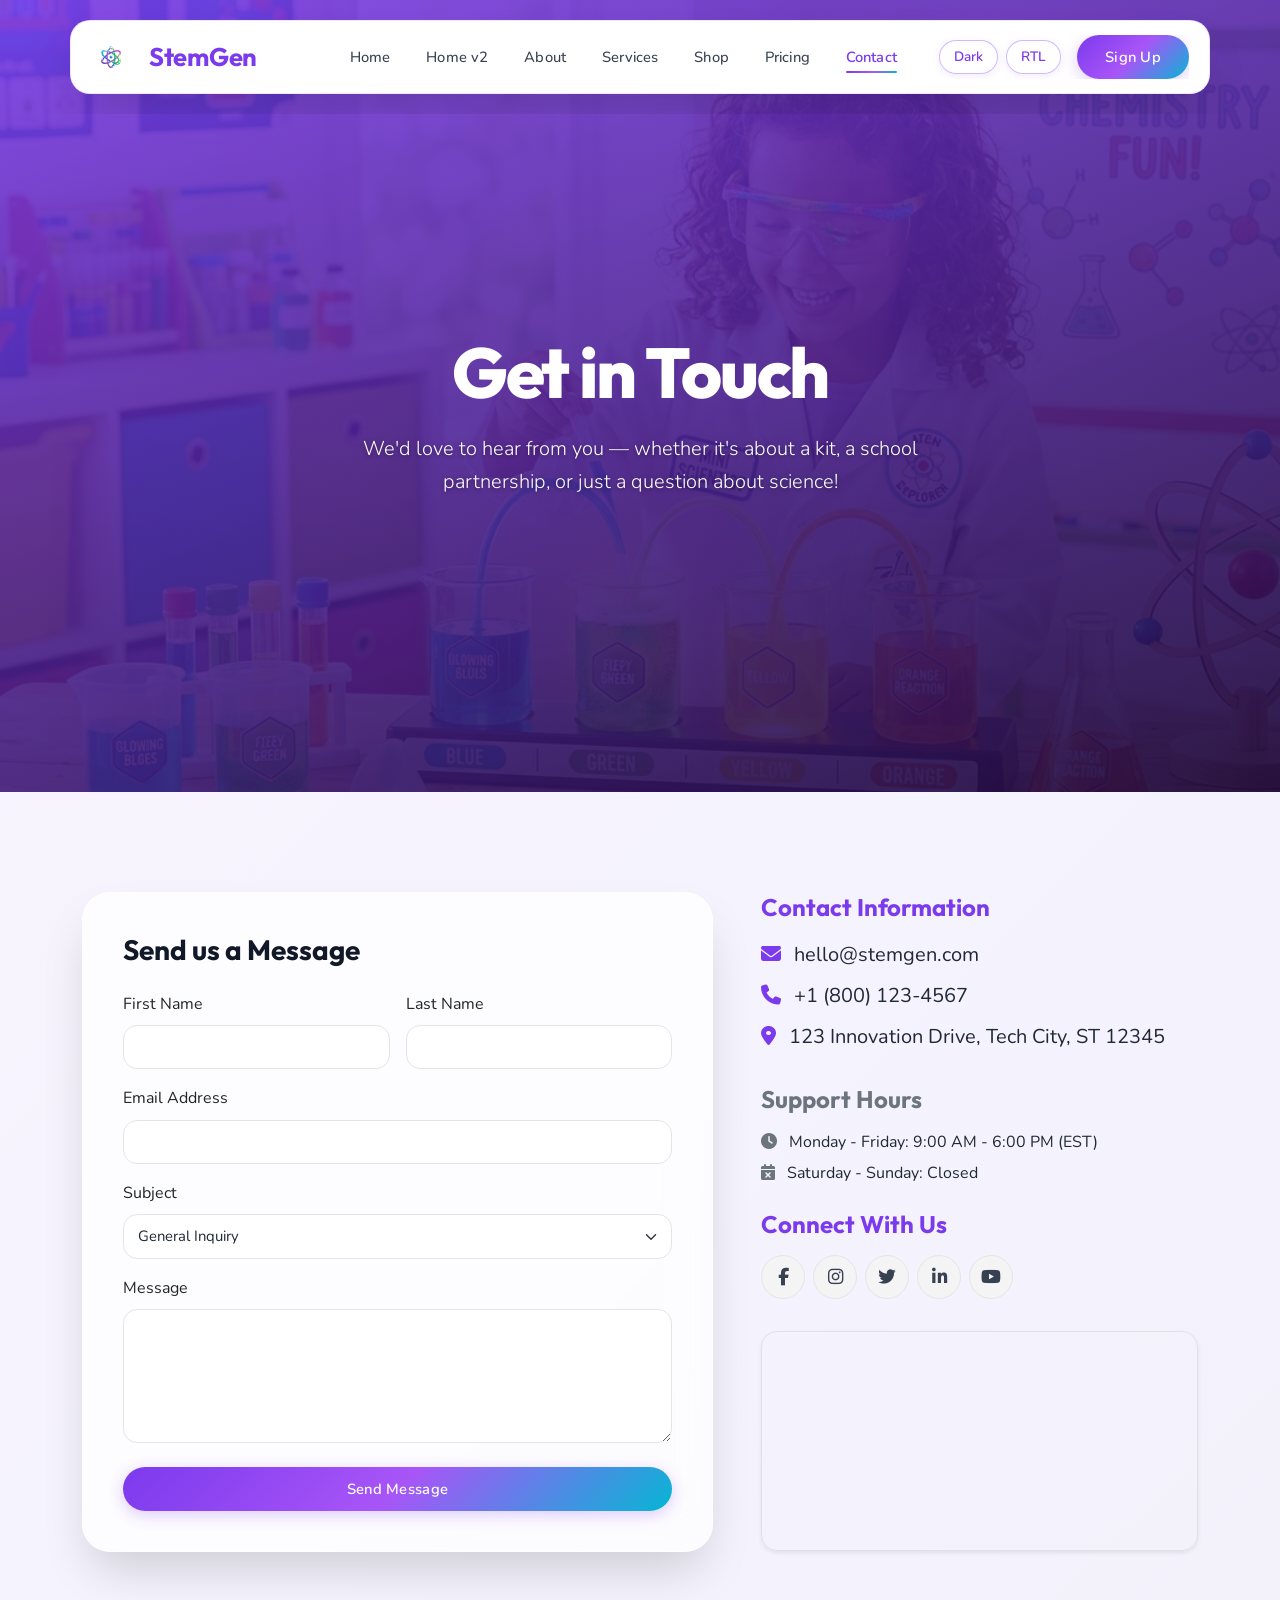
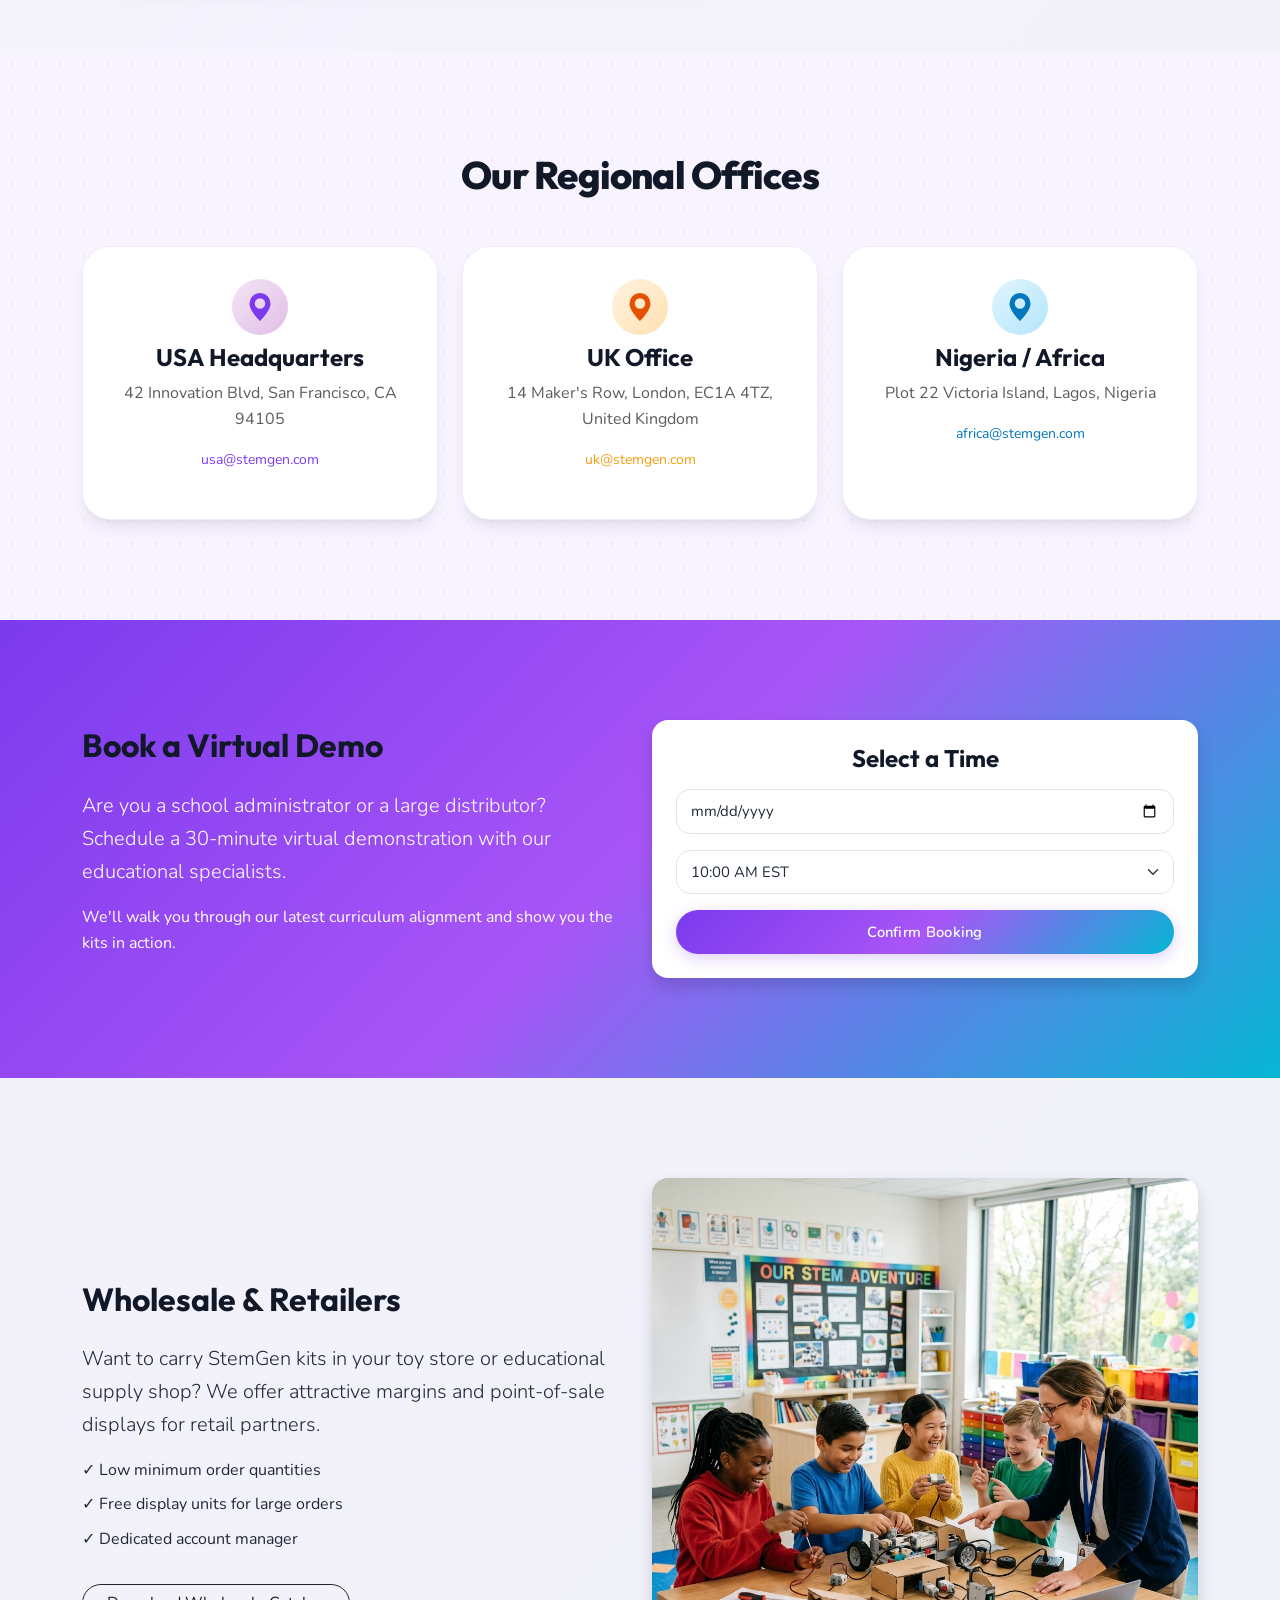
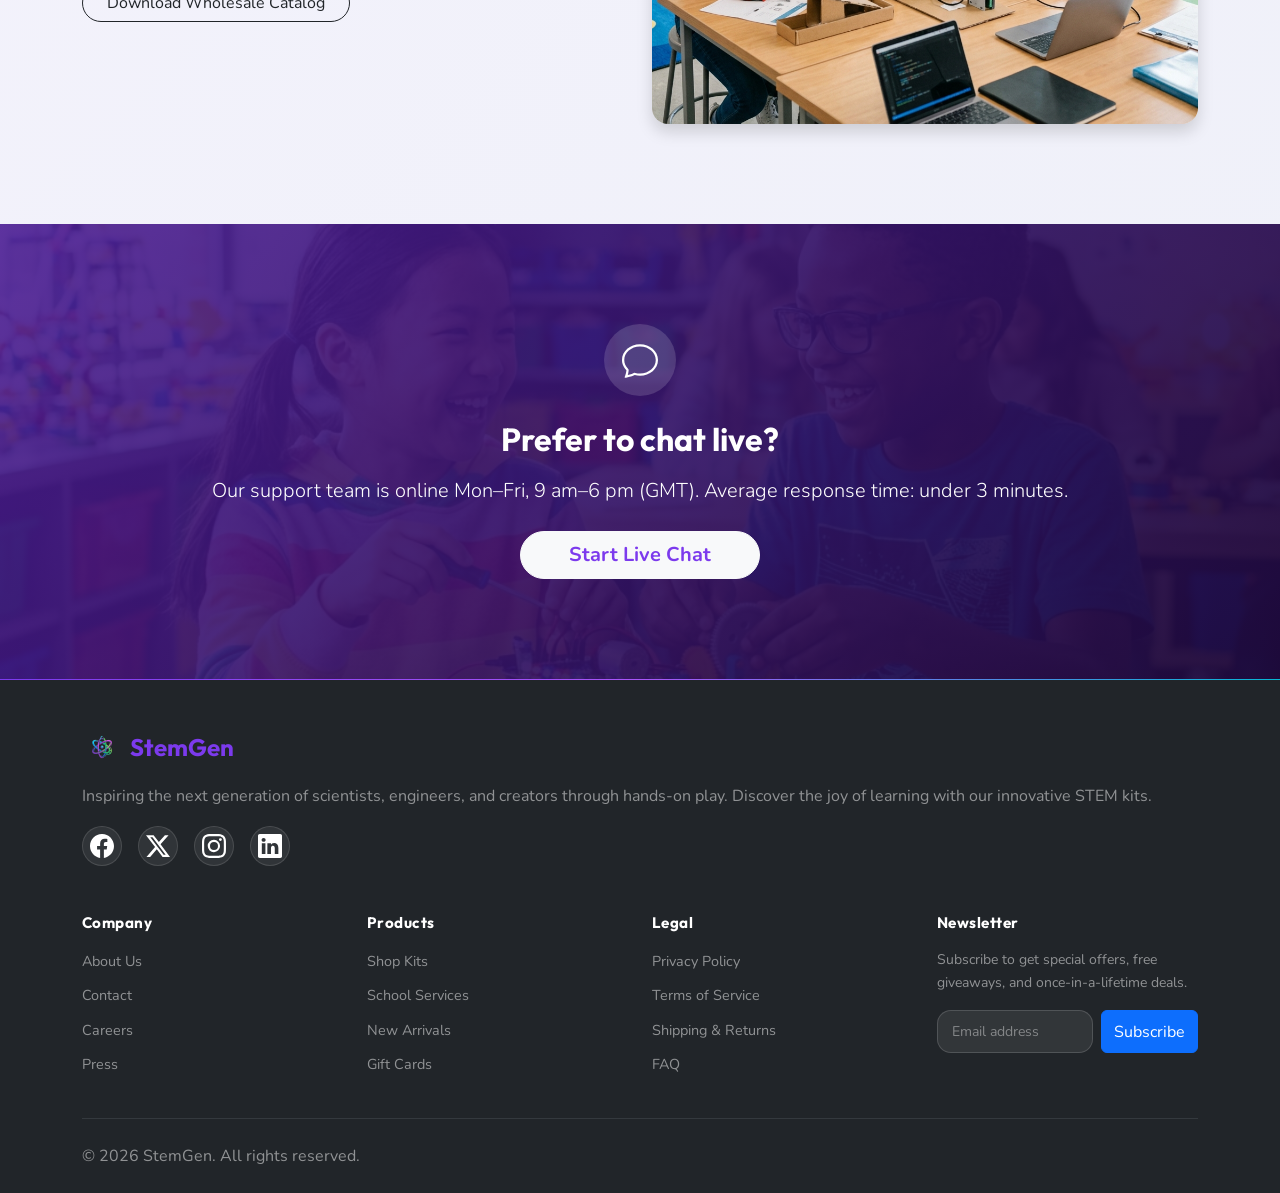
<file: contact.html>
<!DOCTYPE html>
<html lang="en">

<head>
    <meta charset="UTF-8">
    <meta name="viewport" content="width=device-width, initial-scale=1.0">
    <title>StemGen | Contact Us</title>
    <!-- Favicon -->
    <link rel="icon" type="image/svg+xml" href="images/favicon.svg">
    <!-- Google Fonts -->
    <link
        href="https://fonts.googleapis.com/css2?family=Nunito:wght@400;600;700&family=Outfit:wght@400;700;800&display=swap"
        rel="stylesheet">
    <!-- Bootstrap CSS -->
    <link id="bootstrap-css" href="https://cdn.jsdelivr.net/npm/bootstrap@5.3.0/dist/css/bootstrap.min.css"
        rel="stylesheet">
    <!-- AOS CSS -->
    <link href="https://unpkg.com/aos@2.3.1/dist/aos.css" rel="stylesheet">
    <!-- FontAwesome Icons -->
    <link rel="stylesheet" href="https://cdnjs.cloudflare.com/ajax/libs/font-awesome/6.4.0/css/all.min.css">
    <!-- Custom CSS -->
    <link rel="stylesheet" href="css/style.css?v=2.0">
</head>

<body>

    <!-- Navigation -->
    <nav class="navbar navbar-expand-lg fixed-top">
        <div class="container">
            <a class="navbar-brand d-flex align-items-center" href="index.html">
                <img src="images/stemgen_logo.png" alt="StemGen Logo" height="40" class="d-inline-block align-text-top">
                <span class="ms-2 fw-bold text-primary">StemGen</span>
            </a>
            <button class="navbar-toggler border-0 shadow-none" type="button" data-bs-toggle="collapse"
                data-bs-target="#navbarNav">
                <i class="fas fa-bars text-primary fs-2"></i>
            </button>
            <div class="collapse navbar-collapse justify-content-end" id="navbarNav">
                <ul class="navbar-nav align-items-center">
                    <li class="nav-item"><a class="nav-link" href="index.html">Home</a></li>
                    <li class="nav-item"><a class="nav-link" href="home-2.html">Home v2</a></li>
                    <li class="nav-item"><a class="nav-link" href="about.html">About</a></li>
                    <li class="nav-item"><a class="nav-link" href="services.html">Services</a></li>
                    <li class="nav-item"><a class="nav-link" href="shop.html">Shop</a></li>
                    <li class="nav-item"><a class="nav-link" href="pricing.html">Pricing</a></li>
                    <li class="nav-item"><a class="nav-link active" href="contact.html">Contact</a></li>
                    <li class="nav-item ms-lg-3"><a class="btn btn-primary-custom" href="signup.html">Sign Up</a></li>
                </ul>
            </div>
        </div>
    </nav>

    <!-- Page Hero -->
    <header class="hero-section hero-contact" style="background-image: url('images/hero_chemistry_1782795226319.png');">
        <div class="hero-overlay"></div>
        <div class="container hero-content text-center" data-aos="fade-up">
            <h1 class="hero-title text-white">Get in Touch</h1>
            <p class="lead text-white" style="max-width:560px;margin:0 auto;text-shadow:0 1px 4px rgba(0,0,0,0.4);">We'd love to hear from you — whether it's about a kit, a school partnership, or just a question about science!</p>
        </div>
    </header>

    <!-- Contact Form & Info -->
    <section class="section-padding">
        <div class="container">
            <div class="row g-5">
                <div class="col-lg-7" data-aos="fade-right">
                    <div class="glass-panel text-dark">
                        <h3 class="fw-bold mb-4">Send us a Message</h3>
                        <form>
                            <div class="row g-3">
                                <div class="col-md-6">
                                    <label class="form-label">First Name</label>
                                    <input type="text" class="form-control" required>
                                </div>
                                <div class="col-md-6">
                                    <label class="form-label">Last Name</label>
                                    <input type="text" class="form-control" required>
                                </div>
                                <div class="col-12">
                                    <label class="form-label">Email Address</label>
                                    <input type="email" class="form-control" required>
                                </div>
                                <div class="col-12">
                                    <label class="form-label">Subject</label>
                                    <select class="form-select">
                                        <option>General Inquiry</option>
                                        <option>Support/Returns</option>
                                        <option>School Partnerships</option>
                                    </select>
                                </div>
                                <div class="col-12">
                                    <label class="form-label">Message</label>
                                    <textarea class="form-control" rows="5" required></textarea>
                                </div>
                                <div class="col-12 mt-4">
                                    <button type="submit" class="btn btn-primary-custom w-100">Send Message</button>
                                </div>
                            </div>
                        </form>
                    </div>
                </div>

                <div class="col-lg-5" data-aos="fade-left">
                    <div class="h-100 d-flex flex-column justify-content-center">
                        <div class="mb-4">
                            <h4 class="fw-bold text-primary mb-3">Contact Information</h4>
                            <p class="fs-5 mb-2"><i class="fas fa-envelope text-primary me-2"></i> hello@stemgen.com</p>
                            <p class="fs-5 mb-2"><i class="fas fa-phone text-primary me-2"></i> +1 (800) 123-4567</p>
                            <p class="fs-5 mb-2"><i class="fas fa-map-marker-alt text-primary me-2"></i> 123 Innovation
                                Drive, Tech City, ST 12345</p>
                        </div>

                        <div class="mb-4">
                            <h4 class="fw-bold text-secondary mb-3">Support Hours</h4>
                            <p class="mb-1"><i class="fas fa-clock text-secondary me-2"></i> Monday - Friday: 9:00 AM -
                                6:00 PM (EST)</p>
                            <p class="mb-0"><i class="fas fa-calendar-times text-secondary me-2"></i> Saturday - Sunday:
                                Closed</p>
                        </div>

                        <div class="mb-4">
                            <h4 class="fw-bold text-primary mb-3">Connect With Us</h4>
                            <div class="d-flex gap-2">
                                <a href="#" class="social-icon-btn"><i class="fab fa-facebook-f"></i></a>
                                <a href="#" class="social-icon-btn"><i class="fab fa-instagram"></i></a>
                                <a href="#" class="social-icon-btn"><i class="fab fa-twitter"></i></a>
                                <a href="#" class="social-icon-btn"><i class="fab fa-linkedin-in"></i></a>
                                <a href="#" class="social-icon-btn"><i class="fab fa-youtube"></i></a>
                            </div>
                        </div>

                        <div class="mt-2 shadow-sm border rounded-4 overflow-hidden" style="height: 220px;">
                            <iframe
                                src="https://www.google.com/maps/embed?pb=!1m18!1m12!1m3!1d3168.627341355416!2d-122.08385112347209!3d37.42200407207604!2m3!1f0!2f0!3f0!3m2!1i1024!2i768!4f13.1!3m3!1m2!1s0x808fba02425da8f9%3A0x2a9702a3d333c1f6!2sGoogleplex!5e0!3m2!1sen!2sus!4v1700000000000!5m2!1sen!2sus"
                                width="100%" height="100%" style="border:0;" allowfullscreen="" loading="lazy"
                                referrerpolicy="no-referrer-when-downgrade"></iframe>
                        </div>
                    </div>
                </div>
            </div>
        </div>
    </section>

    <!-- Regional Offices -->
    <section class="section-padding bg-dots">
        <div class="container text-center">
            <h2 class="section-title" data-aos="fade-up">Our Regional Offices</h2>
            <div class="row mt-4 g-4">
                <div class="col-md-4" data-aos="fade-up" data-aos-delay="100">
                    <div class="office-card">
                        <div class="office-icon" style="background:linear-gradient(135deg,#f3e5f5,#e1bee7);color:var(--primary-color);margin:0 auto;">
                            <svg xmlns="http://www.w3.org/2000/svg" width="28" height="28" fill="currentColor" viewBox="0 0 16 16"><path d="M8 16s6-5.686 6-10A6 6 0 0 0 2 6c0 4.314 6 10 6 10zm0-7a3 3 0 1 1 0-6 3 3 0 0 1 0 6z"/></svg>
                        </div>
                        <h4 class="fw-bold mt-2">USA Headquarters</h4>
                        <p class="text-muted">42 Innovation Blvd, San Francisco, CA 94105</p>
                        <p class="small"><a href="mailto:usa@stemgen.com" class="text-decoration-none" style="color:var(--primary-color);">usa@stemgen.com</a></p>
                    </div>
                </div>
                <div class="col-md-4" data-aos="fade-up" data-aos-delay="200">
                    <div class="office-card">
                        <div class="office-icon" style="background:linear-gradient(135deg,#fff3e0,#ffe0b2);color:#e65100;margin:0 auto;">
                            <svg xmlns="http://www.w3.org/2000/svg" width="28" height="28" fill="currentColor" viewBox="0 0 16 16"><path d="M8 16s6-5.686 6-10A6 6 0 0 0 2 6c0 4.314 6 10 6 10zm0-7a3 3 0 1 1 0-6 3 3 0 0 1 0 6z"/></svg>
                        </div>
                        <h4 class="fw-bold mt-2">UK Office</h4>
                        <p class="text-muted">14 Maker's Row, London, EC1A 4TZ, United Kingdom</p>
                        <p class="small"><a href="mailto:uk@stemgen.com" class="text-decoration-none" style="color:var(--secondary-color);">uk@stemgen.com</a></p>
                    </div>
                </div>
                <div class="col-md-4" data-aos="fade-up" data-aos-delay="300">
                    <div class="office-card">
                        <div class="office-icon" style="background:linear-gradient(135deg,#e1f5fe,#b3e5fc);color:#0277bd;margin:0 auto;">
                            <svg xmlns="http://www.w3.org/2000/svg" width="28" height="28" fill="currentColor" viewBox="0 0 16 16"><path d="M8 16s6-5.686 6-10A6 6 0 0 0 2 6c0 4.314 6 10 6 10zm0-7a3 3 0 1 1 0-6 3 3 0 0 1 0 6z"/></svg>
                        </div>
                        <h4 class="fw-bold mt-2">Nigeria / Africa</h4>
                        <p class="text-muted">Plot 22 Victoria Island, Lagos, Nigeria</p>
                        <p class="small"><a href="mailto:africa@stemgen.com" class="text-decoration-none" style="color:#0277bd;">africa@stemgen.com</a></p>
                    </div>
                </div>
            </div>
        </div>
    </section>

    <!-- Section 7: Book a Demo -->
    <section class="section-padding text-white demo-section">
        <div class="container">
            <div class="row align-items-center">
                <div class="col-md-6" data-aos="fade-right">
                    <h2 class="fw-bold mb-4">Book a Virtual Demo</h2>
                    <p class="lead">Are you a school administrator or a large distributor? Schedule a 30-minute virtual
                        demonstration with our educational specialists.</p>
                    <p>We'll walk you through our latest curriculum alignment and show you the kits in action.</p>
                </div>
                <div class="col-md-6 mt-4 mt-md-0" data-aos="fade-left">
                    <div class="bg-white text-dark p-4 rounded-4 shadow">
                        <h4 class="fw-bold mb-3 text-center">Select a Time</h4>
                        <input type="date" class="form-control mb-3">
                        <select class="form-select mb-3">
                            <option>10:00 AM EST</option>
                            <option>01:00 PM EST</option>
                            <option>03:30 PM EST</option>
                        </select>
                        <button class="btn btn-primary-custom w-100">Confirm Booking</button>
                    </div>
                </div>
            </div>
        </div>
    </section>

    <!-- Section 8: Wholesale Inquiries -->
    <section class="section-padding">
        <div class="container">
            <div class="row align-items-center">
                <div class="col-md-6 mb-4 mb-md-0 order-md-2" data-aos="fade-left">
                    <img src="images/school_programs.png" alt="Wholesale Partnership" class="img-fluid rounded-4 shadow">
                </div>
                <div class="col-md-6 order-md-1" data-aos="fade-right">
                    <h2 class="fw-bold mb-4">Wholesale & Retailers</h2>
                    <p class="lead">Want to carry StemGen kits in your toy store or educational supply shop? We offer
                        attractive margins and point-of-sale displays for retail partners.</p>
                    <ul class="list-unstyled mt-3">
                        <li class="mb-2">✓ Low minimum order quantities</li>
                        <li class="mb-2">✓ Free display units for large orders</li>
                        <li class="mb-2">✓ Dedicated account manager</li>
                    </ul>
                    <button class="btn btn-outline-dark rounded-pill mt-3 px-4">Download Wholesale Catalog</button>
                </div>
            </div>
        </div>
    </section>

    <!-- Live Chat CTA -->
    <section class="section-padding section-bg overlay-purple" style="background-image: url('images/hero_kids_playing_1782795290598.png');">
        <div class="container text-center text-white" data-aos="zoom-in">
            <div class="mb-4">
                <div style="width:72px;height:72px;border-radius:50%;background:rgba(255,255,255,0.15);display:inline-flex;align-items:center;justify-content:center;">
                    <svg xmlns="http://www.w3.org/2000/svg" width="36" height="36" fill="white" viewBox="0 0 16 16"><path d="M2.678 11.894a1 1 0 0 1 .287.801 10.97 10.97 0 0 1-.398 2c1.395-.323 2.247-.697 2.634-.893a1 1 0 0 1 .71-.074A8.06 8.06 0 0 0 8 14c3.996 0 7-2.807 7-6 0-3.192-3.004-6-7-6S1 4.808 1 8c0 1.468.617 2.83 1.678 3.894zm-.493 3.905a21.682 21.682 0 0 1-.713.129c-.2.032-.352-.176-.273-.362a9.68 9.68 0 0 0 .244-.637l.003-.01c.248-.72.45-1.548.526-2.319C.255 10.482 0 9.283 0 8c0-3.866 3.582-7 8-7s8 3.134 8 7-3.582 7-8 7a9.06 9.06 0 0 1-2.347-.306c-.52.263-1.639.742-3.468 1.105z"/></svg>
                </div>
            </div>
            <h2 class="text-white mb-3">Prefer to chat live?</h2>
            <p class="lead mb-4">Our support team is online Mon–Fri, 9 am–6 pm (GMT). Average response time: under 3 minutes.</p>
            <a href="#" class="btn btn-light btn-lg rounded-pill px-5 fw-bold" style="color:var(--primary-color);">Start Live Chat</a>
        </div>
    </section>

    <!-- Footer -->
    <footer class="bg-dark text-white pt-5 pb-4">
        <div class="container">
            <div class="row g-4">
                <div class="col-12 mb-lg-4 mb-3">
                    <div class="mb-3 d-flex align-items-center">
                        <img src="images/stemgen_logo.png" alt="StemGen Logo" height="40" class="d-inline-block align-text-top">
                        <h4 class="ms-2 text-primary mb-0">StemGen</h4>
                    </div>
                    <p class="text-white-50 w-lg-50">Inspiring the next generation of scientists, engineers, and creators through hands-on play. Discover the joy of learning with our innovative STEM kits.</p>
                    <div class="d-flex gap-3 social-icons mt-3">
                        <a href="#" class="text-white text-decoration-none" aria-label="Facebook">
                            <svg xmlns="http://www.w3.org/2000/svg" width="24" height="24" fill="currentColor" class="bi bi-facebook" viewBox="0 0 16 16"><path d="M16 8.049c0-4.446-3.582-8.05-8-8.05C3.58 0-.002 3.603-.002 8.05c0 4.017 2.926 7.347 6.75 7.951v-5.625h-2.03V8.05H6.75V6.275c0-2.017 1.195-3.131 3.022-3.131.876 0 1.791.157 1.791.157v1.98h-1.009c-.993 0-1.303.621-1.303 1.258v1.51h2.218l-.354 2.326H9.25V16c3.824-.604 6.75-3.934 6.75-7.951z"/></svg>
                        </a>
                        <a href="#" class="text-white text-decoration-none" aria-label="Twitter">
                            <svg xmlns="http://www.w3.org/2000/svg" width="24" height="24" fill="currentColor" class="bi bi-twitter-x" viewBox="0 0 16 16"><path d="M12.6.75h2.454l-5.36 6.142L16 15.25h-4.937l-3.867-5.07-4.425 5.07H.316l5.733-6.57L0 .75h5.063l3.495 4.633L12.601.75Zm-.86 13.028h1.36L4.323 2.145H2.865l8.875 11.633Z"/></svg>
                        </a>
                        <a href="#" class="text-white text-decoration-none" aria-label="Instagram">
                            <svg xmlns="http://www.w3.org/2000/svg" width="24" height="24" fill="currentColor" class="bi bi-instagram" viewBox="0 0 16 16"><path d="M8 0C5.829 0 5.556.01 4.703.048 3.85.088 3.269.222 2.76.42a3.9 3.9 0 0 0-1.417.923A3.9 3.9 0 0 0 .42 2.76C.222 3.268.087 3.85.048 4.7.01 5.555 0 5.827 0 8.001c0 2.172.01 2.444.048 3.297.04.852.174 1.433.372 1.942.205.526.478.972.923 1.417.444.445.89.719 1.416.923.51.198 1.09.333 1.942.372C5.555 15.99 5.827 16 8 16s2.444-.01 3.298-.048c.851-.04 1.434-.174 1.943-.372a3.9 3.9 0 0 0 1.416-.923c.445-.445.718-.891.923-1.417.197-.509.332-1.09.372-1.942C15.99 10.445 16 10.173 16 8s-.01-2.445-.048-3.299c-.04-.851-.175-1.433-.372-1.941a3.9 3.9 0 0 0-.923-1.417A3.9 3.9 0 0 0 13.24.42c-.51-.198-1.092-.333-1.943-.372C10.443.01 10.172 0 7.998 0zm-.717 1.442h.718c2.136 0 2.389.007 3.232.046.78.035 1.204.166 1.486.275.373.145.64.319.92.599s.453.546.598.92c.11.281.24.705.275 1.485.039.843.047 1.096.047 3.231s-.008 2.389-.047 3.232c-.035.78-.166 1.203-.275 1.485a2.5 2.5 0 0 1-.599.919c-.28.28-.546.453-.92.598-.28.11-.704.24-1.485.276-.843.038-1.096.047-3.232.047s-2.39-.009-3.233-.047c-.78-.036-1.203-.166-1.485-.276a2.5 2.5 0 0 1-.92-.598 2.5 2.5 0 0 1-.6-.92c-.109-.281-.24-.705-.275-1.485-.038-.843-.046-1.096-.046-3.233s.008-2.388.046-3.231c.036-.78.166-1.204.276-1.486.145-.373.319-.64.599-.92s.546-.453.92-.598c.282-.11.705-.24 1.485-.276.738-.034 1.024-.044 2.515-.045zm4.988 1.328a.96.96 0 1 0 0 1.92.96.96 0 0 0 0-1.92m-4.27 1.122a4.109 4.109 0 1 0 0 8.217 4.109 4.109 0 0 0 0-8.217m0 1.441a2.667 2.667 0 1 1 0 5.334 2.667 2.667 0 0 1 0-5.334"/></svg>
                        </a>
                        <a href="#" class="text-white text-decoration-none" aria-label="LinkedIn">
                            <svg xmlns="http://www.w3.org/2000/svg" width="24" height="24" fill="currentColor" class="bi bi-linkedin" viewBox="0 0 16 16"><path d="M0 1.146C0 .513.526 0 1.175 0h13.65C15.474 0 16 .513 16 1.146v13.708c0 .633-.526 1.146-1.175 1.146H1.175C.526 16 0 15.487 0 14.854zm4.943 12.248V6.169H2.542v7.225zm-1.2-8.212c.837 0 1.358-.554 1.358-1.248-.015-.709-.52-1.248-1.342-1.248S2.4 3.226 2.4 3.934c0 .694.521 1.248 1.327 1.248zm4.908 8.212V9.359c0-.216.016-.432.08-.586.173-.431.568-.878 1.232-.878.869 0 1.216.662 1.216 1.634v3.865h2.401V9.25c0-2.22-1.184-3.252-2.764-3.252-1.274 0-1.845.7-2.165 1.193v.025h-.016l.016-.025V6.169h-2.4c.03.678 0 7.225 0 7.225z"/></svg>
                        </a>
                    </div>
                </div>
                
                <div class="col-12">
                    <div class="row g-4">
                        <div class="col-lg-3 col-md-6 col-6">
                            <h5 class="text-white mb-3">Company</h5>
                            <ul class="list-unstyled">
                                <li class="mb-2"><a href="about.html" class="text-white-50 text-decoration-none">About Us</a></li>
                                <li class="mb-2"><a href="contact.html" class="text-white-50 text-decoration-none">Contact</a></li>
                                <li class="mb-2"><a href="#" class="text-white-50 text-decoration-none">Careers</a></li>
                                <li class="mb-2"><a href="#" class="text-white-50 text-decoration-none">Press</a></li>
                            </ul>
                        </div>
                        <div class="col-lg-3 col-md-6 col-6">
                            <h5 class="text-white mb-3">Products</h5>
                            <ul class="list-unstyled">
                                <li class="mb-2"><a href="shop.html" class="text-white-50 text-decoration-none">Shop Kits</a></li>
                                <li class="mb-2"><a href="services.html" class="text-white-50 text-decoration-none">School Services</a></li>
                                <li class="mb-2"><a href="#" class="text-white-50 text-decoration-none">New Arrivals</a></li>
                                <li class="mb-2"><a href="#" class="text-white-50 text-decoration-none">Gift Cards</a></li>
                            </ul>
                        </div>
                        <div class="col-lg-3 col-md-6 col-6">
                            <h5 class="text-white mb-3">Legal</h5>
                            <ul class="list-unstyled">
                                <li class="mb-2"><a href="#" class="text-white-50 text-decoration-none">Privacy Policy</a></li>
                                <li class="mb-2"><a href="#" class="text-white-50 text-decoration-none">Terms of Service</a></li>
                                <li class="mb-2"><a href="#" class="text-white-50 text-decoration-none">Shipping & Returns</a></li>
                                <li class="mb-2"><a href="#" class="text-white-50 text-decoration-none">FAQ</a></li>
                            </ul>
                        </div>
                        <div class="col-lg-3 col-md-6 col-12">
                            <h5 class="text-white mb-3">Newsletter</h5>
                            <p class="text-white-50 small">Subscribe to get special offers, free giveaways, and once-in-a-lifetime deals.</p>
                            <form class="d-flex flex-column flex-sm-row gap-2 mb-3">
                                <input type="email" class="form-control" placeholder="Email address" aria-label="Email address">
                                <button class="btn btn-primary" type="button">Subscribe</button>
                            </form>
                        </div>
                    </div>
                </div>
            </div>
            <hr class="mt-4 mb-4 border-secondary">
            <div class="d-flex justify-content-between align-items-center text-start">
                <p class="text-white-50 mb-0">&copy; 2026 StemGen. All rights reserved.</p>
            </div>
        </div>
    </footer>

    <!-- Bootstrap JS -->
    <script src="https://cdn.jsdelivr.net/npm/bootstrap@5.3.0/dist/js/bootstrap.bundle.min.js"></script>
    <!-- AOS JS -->
    <script src="https://unpkg.com/aos@2.3.1/dist/aos.js"></script>
    <!-- Custom JS -->
    <script src="js/main.js"></script>
</body>

</html>
</file>
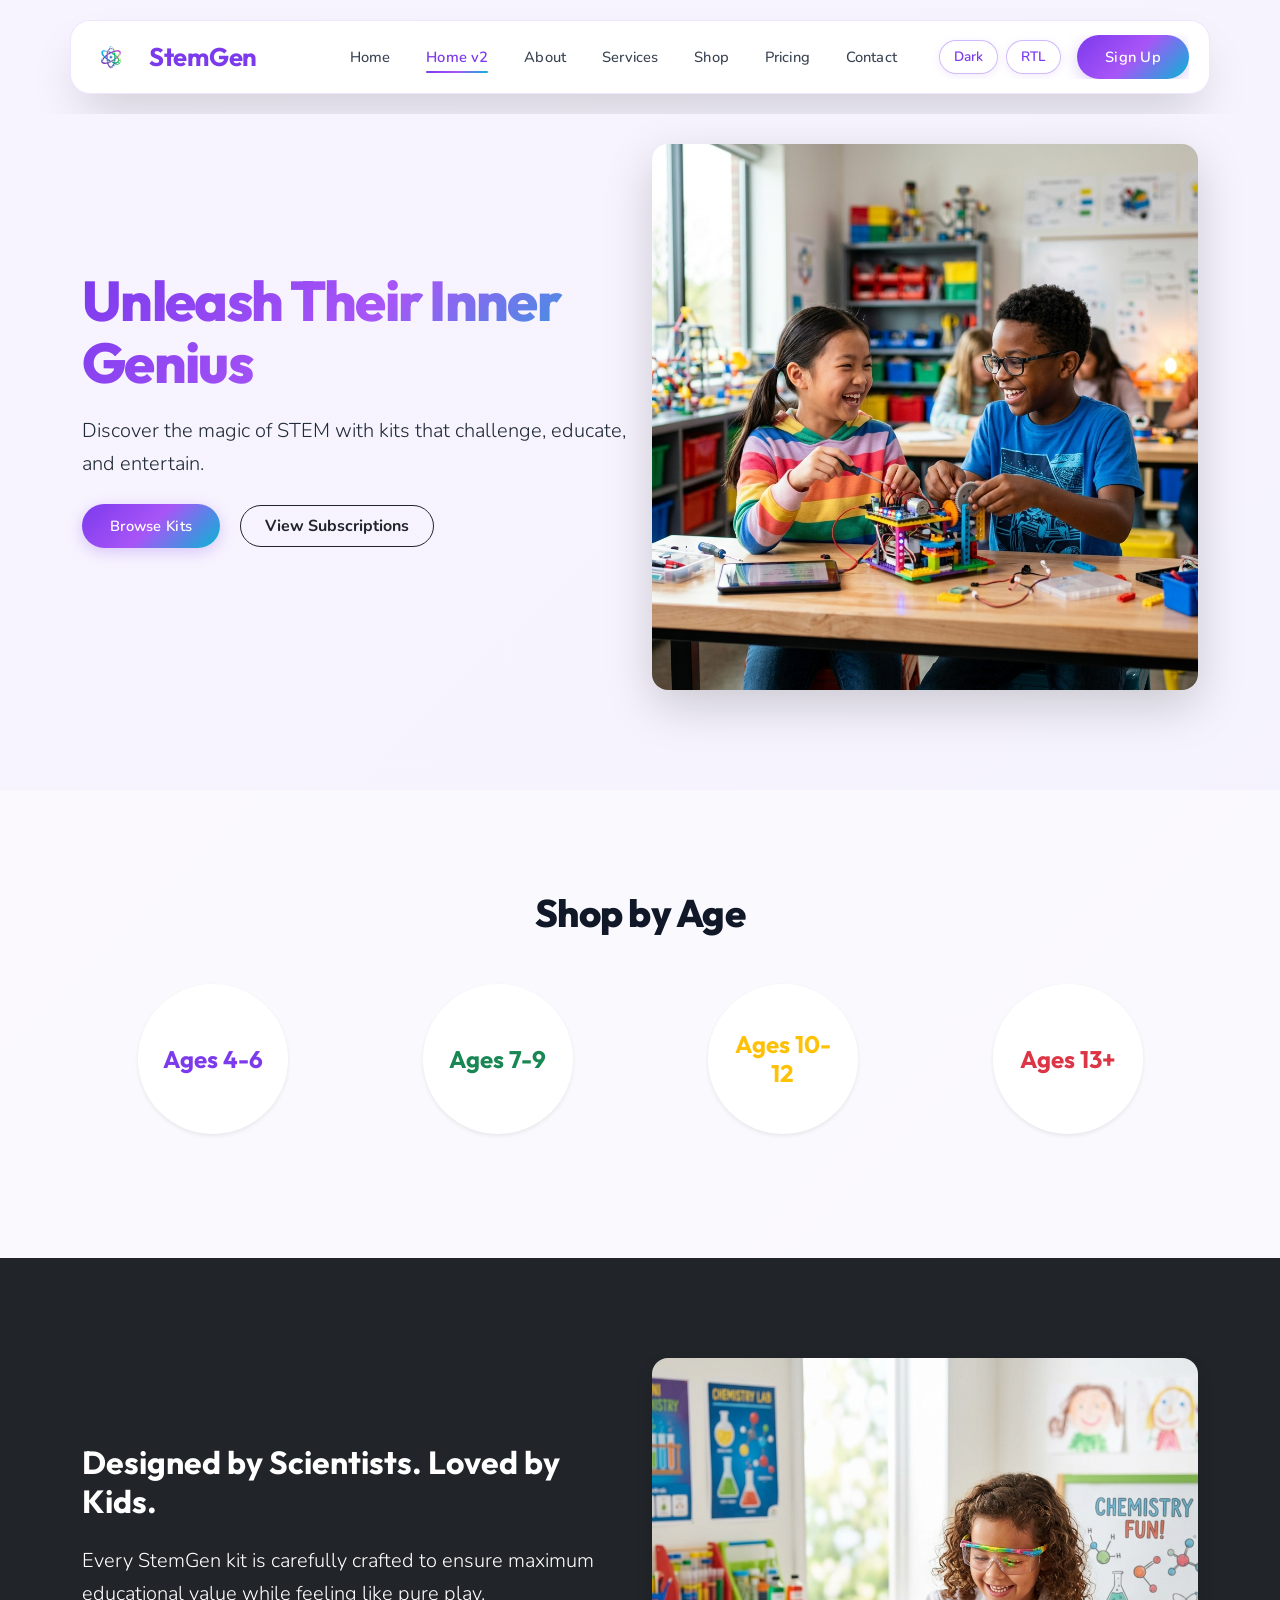
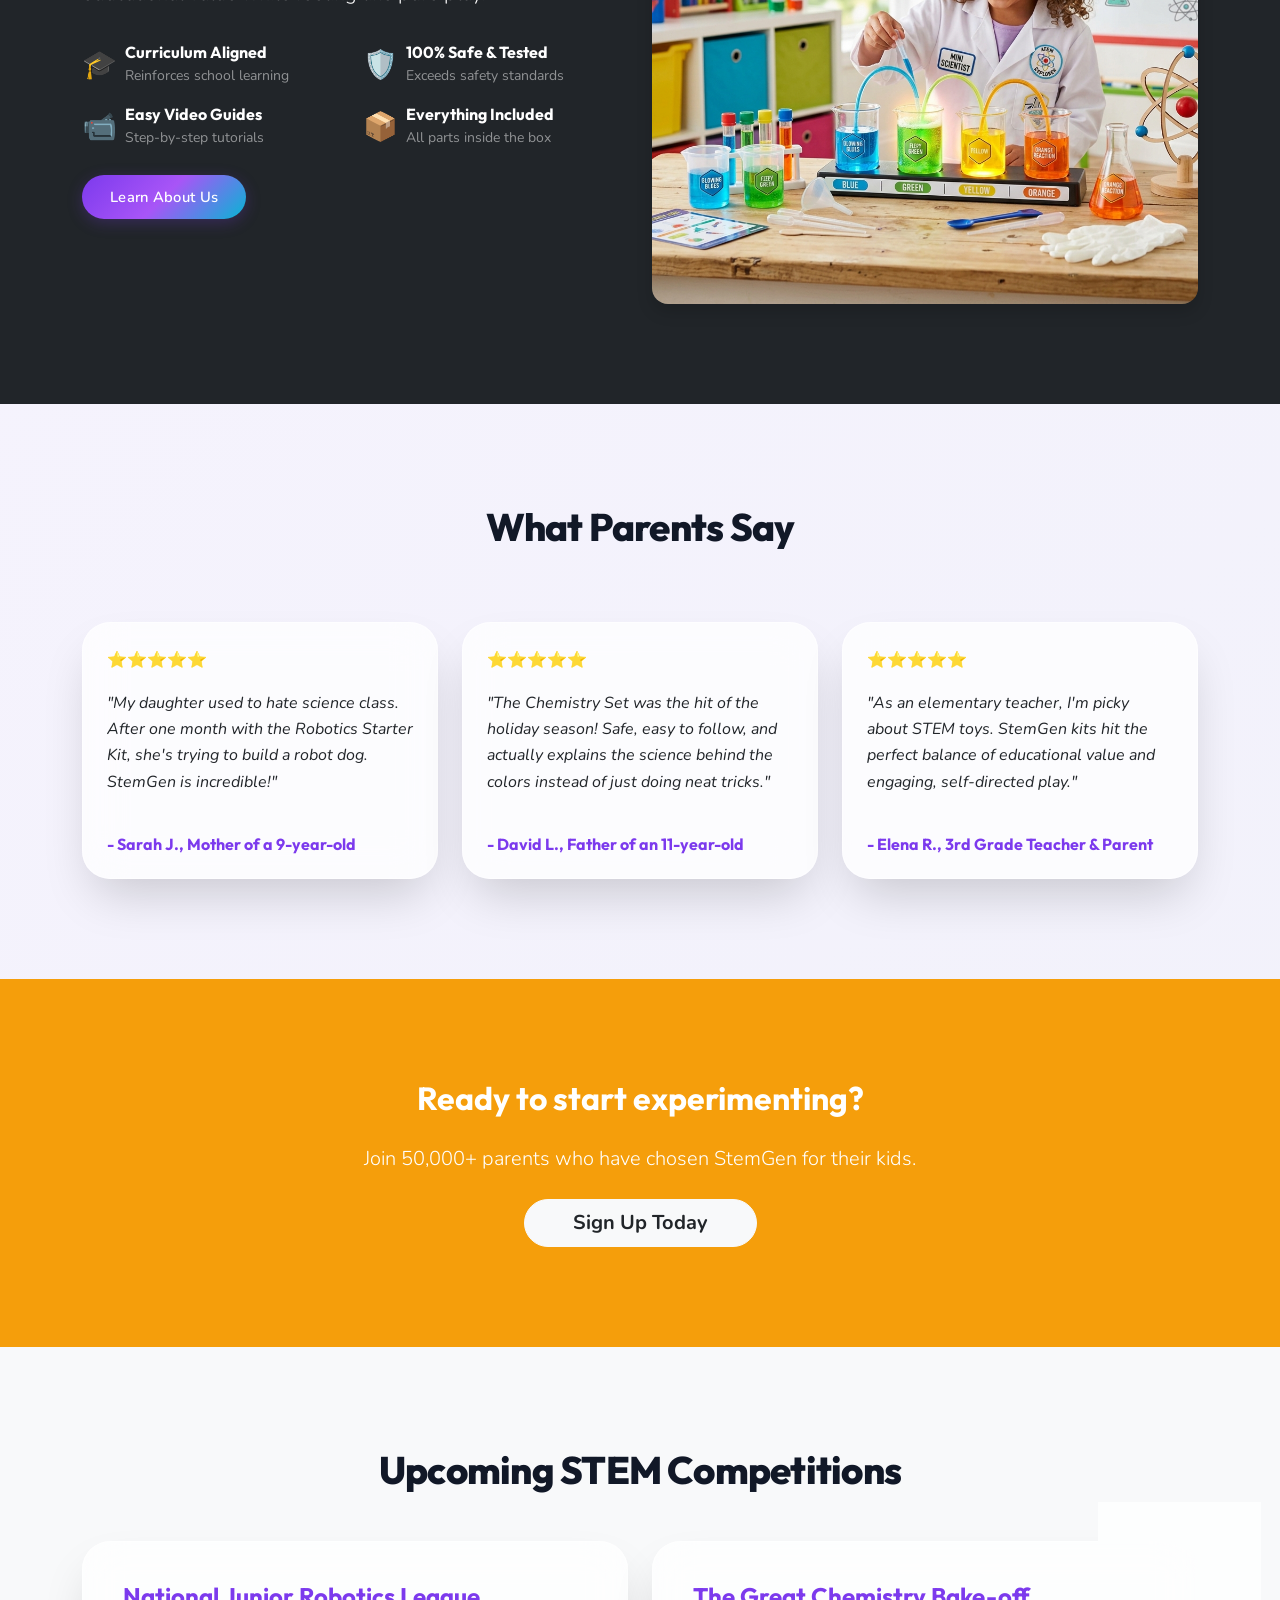
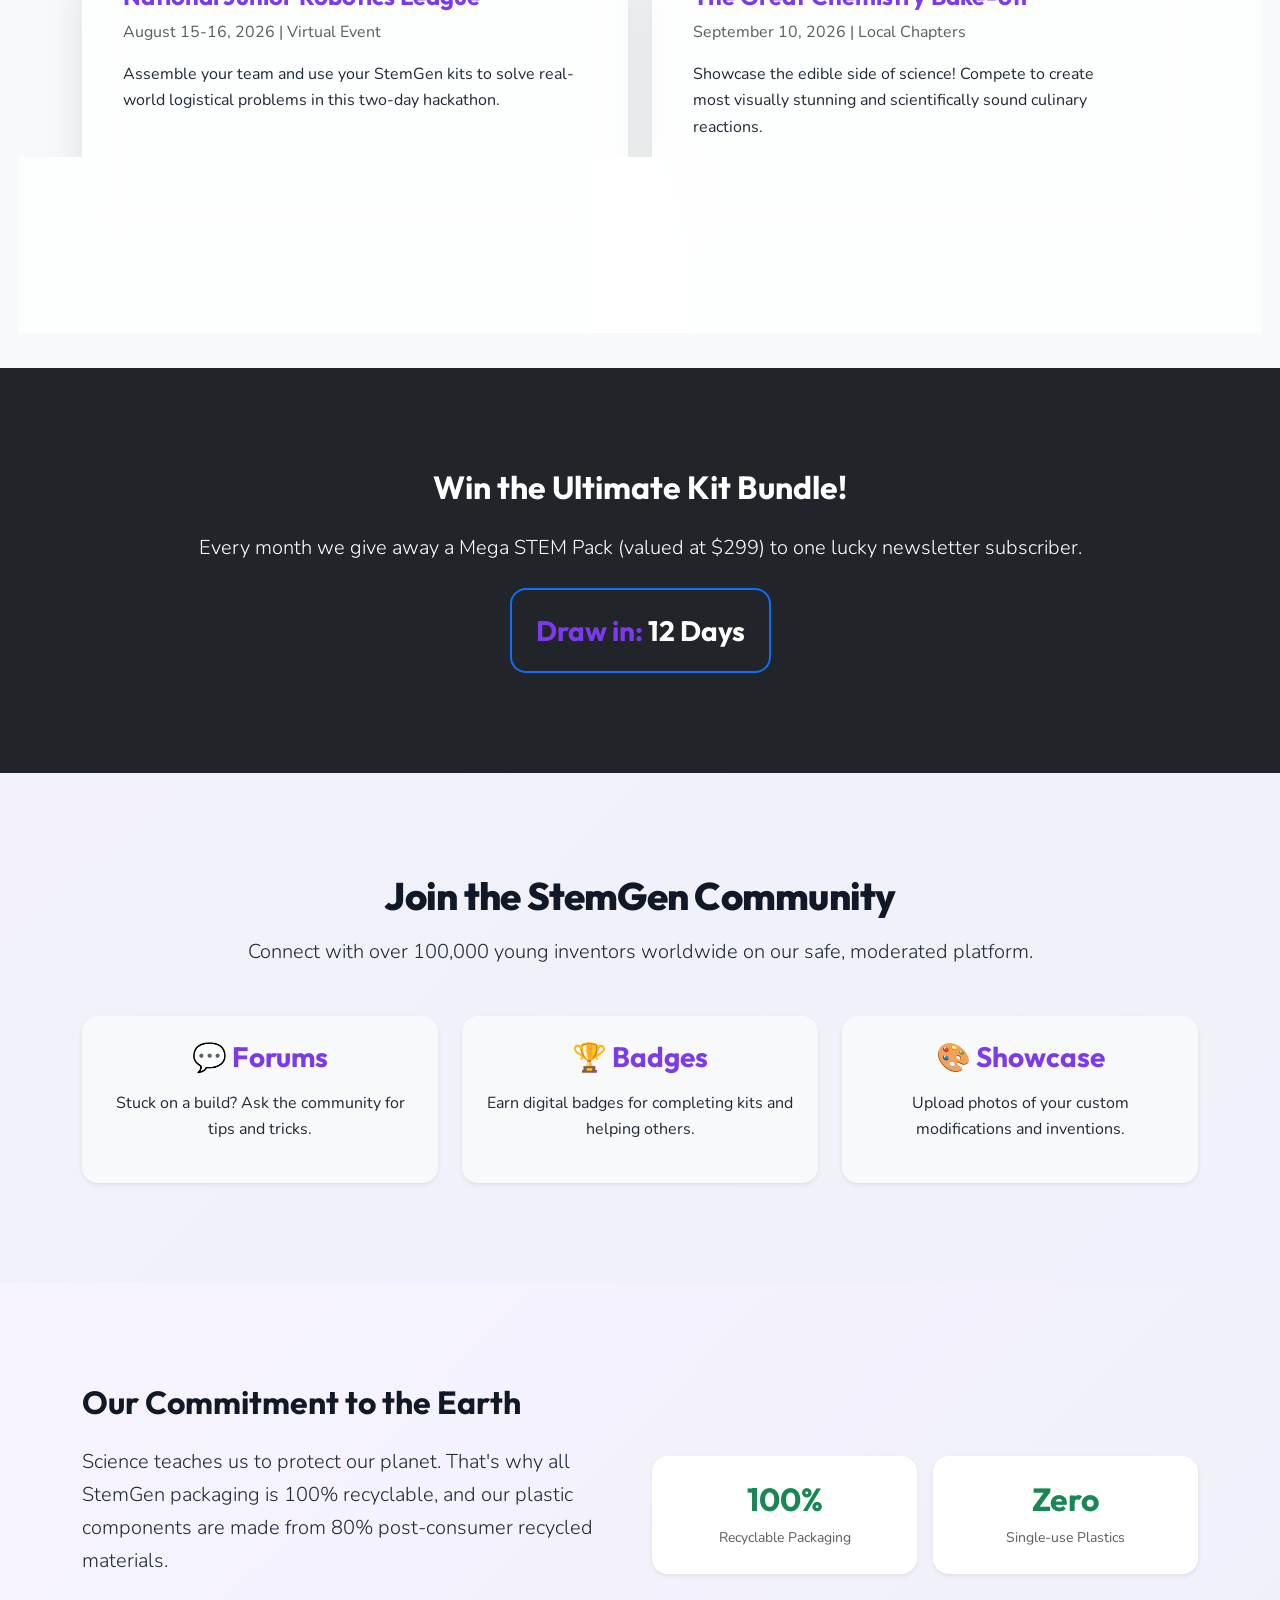
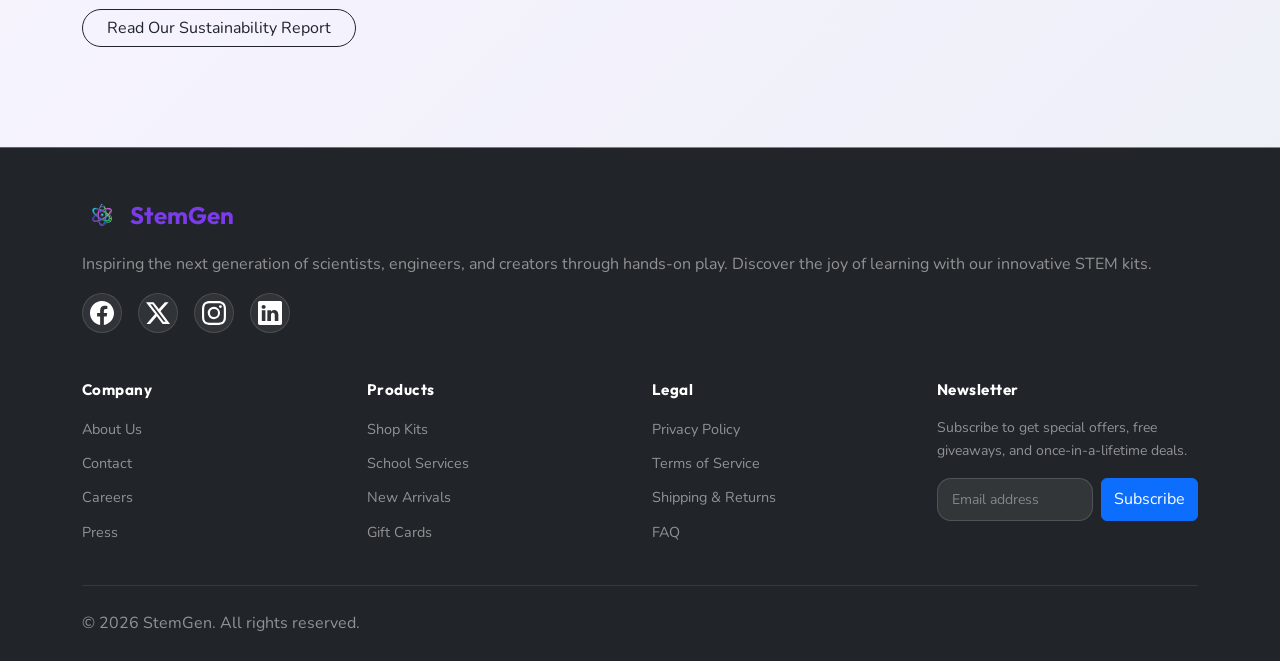
<file: home-2.html>
<!DOCTYPE html>
<html lang="en">
<head>
    <meta charset="UTF-8">
    <meta name="viewport" content="width=device-width, initial-scale=1.0">
    <title>StemGen | Home Version 2</title>
    <!-- Favicon -->
    <link rel="icon" type="image/svg+xml" href="images/favicon.svg">
    <!-- Google Fonts -->
    <link href="https://fonts.googleapis.com/css2?family=Nunito:wght@400;600;700&family=Outfit:wght@400;700;800&display=swap" rel="stylesheet">
    <!-- Bootstrap CSS -->
    <link id="bootstrap-css" href="https://cdn.jsdelivr.net/npm/bootstrap@5.3.0/dist/css/bootstrap.min.css" rel="stylesheet">
    <!-- AOS CSS -->
    <link href="https://unpkg.com/aos@2.3.1/dist/aos.css" rel="stylesheet">
    <!-- Custom CSS -->
    <link rel="stylesheet" href="css/style.css?v=1.2">
</head>
<body>

    <!-- Navigation -->
    <nav class="navbar navbar-expand-lg fixed-top">
        <div class="container">
            <a class="navbar-brand d-flex align-items-center" href="index.html">
                <img src="images/stemgen_logo.png" alt="StemGen Logo" height="40" class="d-inline-block align-text-top">
                <span class="ms-2 fw-bold text-primary">StemGen</span>
            </a>
            <button class="navbar-toggler shadow-none" type="button" data-bs-toggle="collapse" data-bs-target="#navbarNav">
                <span class="navbar-toggler-icon"></span>
            </button>
            <div class="collapse navbar-collapse justify-content-end" id="navbarNav">
                <ul class="navbar-nav align-items-center">
                    <li class="nav-item"><a class="nav-link" href="index.html">Home</a></li>
                    <li class="nav-item"><a class="nav-link active" href="home-2.html">Home v2</a></li>
                    <li class="nav-item"><a class="nav-link" href="about.html">About</a></li>
                    <li class="nav-item"><a class="nav-link" href="services.html">Services</a></li>
                    <li class="nav-item"><a class="nav-link" href="shop.html">Shop</a></li>
                    <li class="nav-item"><a class="nav-link" href="pricing.html">Pricing</a></li>
                    <li class="nav-item"><a class="nav-link" href="contact.html">Contact</a></li>
                    <li class="nav-item ms-lg-3"><a class="btn btn-primary-custom" href="signup.html">Sign Up</a></li>
                </ul>
            </div>
        </div>
    </nav>

    <!-- Alternative Hero Section (Split Layout) -->
    <section class="section-padding pt-5 mt-5">
        <div class="container mt-5">
            <div class="row align-items-center">
                <div class="col-lg-6" data-aos="fade-right">
                    <h1 class="hero-title" style="font-size: 3.5rem;">Unleash Their Inner Genius</h1>
                    <p class="lead mb-4">Discover the magic of STEM with kits that challenge, educate, and entertain.</p>
                    <a href="shop.html" class="btn btn-primary-custom me-3 mb-3">Browse Kits</a>
                    <a href="pricing.html" class="btn btn-outline-dark mb-3 rounded-pill px-4 py-2 fw-bold">View Subscriptions</a>
                </div>
                <div class="col-lg-6 mt-5 mt-lg-0" data-aos="fade-left">
                    <img src="images/hero_kids_playing_1782795290598.png" alt="Kids playing" class="img-fluid rounded-4 shadow-lg">
                </div>
            </div>
        </div>
    </section>

    <!-- Age Groups Section -->
    <section class="section-padding" style="background: rgba(255,255,255,0.5);">
        <div class="container text-center">
            <h2 class="section-title" data-aos="fade-up">Shop by Age</h2>
            <div class="row mt-5">
                <div class="col-md-3 col-sm-6 mb-4" data-aos="zoom-in" data-aos-delay="100">
                    <div class="p-4 bg-white rounded-circle shadow-sm mx-auto d-flex align-items-center justify-content-center age-circle age-4-6" style="width: 150px; height: 150px;">
                        <h4 class="mb-0 text-primary">Ages 4-6</h4>
                    </div>
                </div>
                <div class="col-md-3 col-sm-6 mb-4" data-aos="zoom-in" data-aos-delay="200">
                    <div class="p-4 bg-white rounded-circle shadow-sm mx-auto d-flex align-items-center justify-content-center age-circle age-7-9" style="width: 150px; height: 150px;">
                        <h4 class="mb-0 text-success">Ages 7-9</h4>
                    </div>
                </div>
                <div class="col-md-3 col-sm-6 mb-4" data-aos="zoom-in" data-aos-delay="300">
                    <div class="p-4 bg-white rounded-circle shadow-sm mx-auto d-flex align-items-center justify-content-center age-circle age-10-12" style="width: 150px; height: 150px;">
                        <h4 class="mb-0 text-warning">Ages 10-12</h4>
                    </div>
                </div>
                <div class="col-md-3 col-sm-6 mb-4" data-aos="zoom-in" data-aos-delay="400">
                    <div class="p-4 bg-white rounded-circle shadow-sm mx-auto d-flex align-items-center justify-content-center age-circle age-13" style="width: 150px; height: 150px;">
                        <h4 class="mb-0 text-danger">Ages 13+</h4>
                    </div>
                </div>
            </div>
        </div>
    </section>

    <!-- Brand Story Highlight -->
    <section class="section-padding bg-dark text-white">
        <div class="container">
            <div class="row align-items-center">
                <div class="col-md-6 order-md-2" data-aos="fade-left">
                    <img src="images/hero_chemistry_1782795226319.png" alt="Chemistry lab" class="img-fluid rounded-4 shadow">
                </div>
                <div class="col-md-6 order-md-1 mt-4 mt-md-0" data-aos="fade-right">
                    <h2 class="mb-4 text-white">Designed by Scientists. Loved by Kids.</h2>
                    <p class="lead">Every StemGen kit is carefully crafted to ensure maximum educational value while feeling like pure play.</p>
                    
                    <div class="row g-3 mt-3">
                        <div class="col-sm-6">
                            <div class="d-flex align-items-center gap-2">
                                <span class="fs-3">🎓</span>
                                <div>
                                    <h6 class="mb-0 fw-bold text-white">Curriculum Aligned</h6>
                                    <small class="text-white-50">Reinforces school learning</small>
                                </div>
                            </div>
                        </div>
                        <div class="col-sm-6">
                            <div class="d-flex align-items-center gap-2">
                                <span class="fs-3">🛡️</span>
                                <div>
                                    <h6 class="mb-0 fw-bold text-white">100% Safe &amp; Tested</h6>
                                    <small class="text-white-50">Exceeds safety standards</small>
                                </div>
                            </div>
                        </div>
                        <div class="col-sm-6">
                            <div class="d-flex align-items-center gap-2">
                                <span class="fs-3">📹</span>
                                <div>
                                    <h6 class="mb-0 fw-bold text-white">Easy Video Guides</h6>
                                    <small class="text-white-50">Step-by-step tutorials</small>
                                </div>
                            </div>
                        </div>
                        <div class="col-sm-6">
                            <div class="d-flex align-items-center gap-2">
                                <span class="fs-3">📦</span>
                                <div>
                                    <h6 class="mb-0 fw-bold text-white">Everything Included</h6>
                                    <small class="text-white-50">All parts inside the box</small>
                                </div>
                            </div>
                        </div>
                    </div>
                    
                    <a href="about.html" class="btn btn-primary-custom mt-4">Learn About Us</a>
                </div>
            </div>
        </div>
    </section>

    <!-- Testimonial Section -->
    <section class="section-padding">
        <div class="container text-center">
            <h2 class="section-title" data-aos="fade-up">What Parents Say</h2>
            <div class="row mt-5 g-4">
                <!-- Review 1 -->
                <div class="col-md-4" data-aos="fade-up" data-aos-delay="100">
                    <div class="glass-panel text-dark h-100 p-4 d-flex flex-column justify-content-between text-start">
                        <div>
                            <div class="text-warning mb-3">⭐⭐⭐⭐⭐</div>
                            <p class="fst-italic">"My daughter used to hate science class. After one month with the Robotics Starter Kit, she's trying to build a robot dog. StemGen is incredible!"</p>
                        </div>
                        <h6 class="mt-4 text-primary fw-bold mb-0">- Sarah J., Mother of a 9-year-old</h6>
                    </div>
                </div>
                <!-- Review 2 -->
                <div class="col-md-4" data-aos="fade-up" data-aos-delay="200">
                    <div class="glass-panel text-dark h-100 p-4 d-flex flex-column justify-content-between text-start">
                        <div>
                            <div class="text-warning mb-3">⭐⭐⭐⭐⭐</div>
                            <p class="fst-italic">"The Chemistry Set was the hit of the holiday season! Safe, easy to follow, and actually explains the science behind the colors instead of just doing neat tricks."</p>
                        </div>
                        <h6 class="mt-4 text-primary fw-bold mb-0">- David L., Father of an 11-year-old</h6>
                    </div>
                </div>
                <!-- Review 3 -->
                <div class="col-md-4" data-aos="fade-up" data-aos-delay="300">
                    <div class="glass-panel text-dark h-100 p-4 d-flex flex-column justify-content-between text-start">
                        <div>
                            <div class="text-warning mb-3">⭐⭐⭐⭐⭐</div>
                            <p class="fst-italic">"As an elementary teacher, I'm picky about STEM toys. StemGen kits hit the perfect balance of educational value and engaging, self-directed play."</p>
                        </div>
                        <h6 class="mt-4 text-primary fw-bold mb-0">- Elena R., 3rd Grade Teacher &amp; Parent</h6>
                    </div>
                </div>
            </div>
        </div>
    </section>

    <!-- CTA Section -->
    <section class="section-padding" style="background: var(--secondary-color); color: white;">
        <div class="container text-center" data-aos="fade-up">
            <h2 class="text-white mb-4">Ready to start experimenting?</h2>
            <p class="lead mb-4">Join 50,000+ parents who have chosen StemGen for their kids.</p>
            <a href="signup.html" class="btn btn-light btn-lg rounded-pill px-5 fw-bold text-dark">Sign Up Today</a>
        </div>
    </section>

    <!-- Section 6: Upcoming Competitions -->
    <section class="section-padding bg-light">
        <div class="container text-center">
            <h2 class="section-title" data-aos="fade-up">Upcoming STEM Competitions</h2>
            <div class="row mt-5">
                <div class="col-md-6 mb-4" data-aos="fade-up" data-aos-delay="100">
                    <div class="glass-panel text-start h-100 d-flex flex-column justify-content-between">
                        <div>
                            <h4 class="fw-bold text-primary">National Junior Robotics League</h4>
                            <p class="text-muted">August 15-16, 2026 | Virtual Event</p>
                            <p>Assemble your team and use your StemGen kits to solve real-world logistical problems in this two-day hackathon.</p>
                        </div>
                        <button class="btn btn-outline-primary btn-sm rounded-pill mt-3 align-self-start">Register Now</button>
                    </div>
                </div>
                <div class="col-md-6 mb-4" data-aos="fade-up" data-aos-delay="200">
                    <div class="glass-panel text-start h-100 d-flex flex-column justify-content-between">
                        <div>
                            <h4 class="fw-bold text-primary">The Great Chemistry Bake-off</h4>
                            <p class="text-muted">September 10, 2026 | Local Chapters</p>
                            <p>Showcase the edible side of science! Compete to create the most visually stunning and scientifically sound culinary reactions.</p>
                        </div>
                        <button class="btn btn-outline-primary btn-sm rounded-pill mt-3 align-self-start">Find a Chapter</button>
                    </div>
                </div>
            </div>
        </div>
    </section>

    <!-- Section 7: Monthly Giveaway -->
    <section class="section-padding bg-dark text-white text-center">
        <div class="container" data-aos="zoom-in">
            <h2 class="text-white mb-4">Win the Ultimate Kit Bundle!</h2>
            <p class="lead mb-4">Every month we give away a Mega STEM Pack (valued at $299) to one lucky newsletter subscriber.</p>
            <div class="d-inline-block border border-2 border-primary rounded-4 p-4">
                <h3 class="text-primary fw-bold mb-0">Draw in: <span class="text-white">12 Days</span></h3>
            </div>
        </div>
    </section>

    <!-- Section 8: Meet the Community -->
    <section class="section-padding">
        <div class="container text-center">
            <h2 class="section-title" data-aos="fade-up">Join the StemGen Community</h2>
            <p class="lead mb-5" data-aos="fade-up">Connect with over 100,000 young inventors worldwide on our safe, moderated platform.</p>
            <div class="row g-4">
                <div class="col-md-4" data-aos="fade-up" data-aos-delay="100">
                    <div class="p-4 rounded-4 bg-light h-100 shadow-sm border-0">
                        <h3 class="fw-bold text-primary">💬 Forums</h3>
                        <p class="mt-3">Stuck on a build? Ask the community for tips and tricks.</p>
                    </div>
                </div>
                <div class="col-md-4" data-aos="fade-up" data-aos-delay="200">
                    <div class="p-4 rounded-4 bg-light h-100 shadow-sm border-0">
                        <h3 class="fw-bold text-primary">🏆 Badges</h3>
                        <p class="mt-3">Earn digital badges for completing kits and helping others.</p>
                    </div>
                </div>
                <div class="col-md-4" data-aos="fade-up" data-aos-delay="300">
                    <div class="p-4 rounded-4 bg-light h-100 shadow-sm border-0">
                        <h3 class="fw-bold text-primary">🎨 Showcase</h3>
                        <p class="mt-3">Upload photos of your custom modifications and inventions.</p>
                    </div>
                </div>
            </div>
        </div>
    </section>

    <!-- Section 9: Sustainability Promise -->
    <section class="section-padding" style="background: var(--bg-gradient);">
        <div class="container">
            <div class="row align-items-center">
                <div class="col-md-6 mb-4 mb-md-0" data-aos="fade-right">
                    <h2 class="fw-bold mb-4">Our Commitment to the Earth</h2>
                    <p class="lead">Science teaches us to protect our planet. That's why all StemGen packaging is 100% recyclable, and our plastic components are made from 80% post-consumer recycled materials.</p>
                    <a href="#" class="btn btn-outline-dark rounded-pill px-4 mt-3">Read Our Sustainability Report</a>
                </div>
                <div class="col-md-6" data-aos="fade-left">
                    <div class="row g-3 text-center">
                        <div class="col-6">
                            <div class="bg-white p-4 rounded-4 shadow-sm h-100 d-flex flex-column justify-content-center">
                                <h2 class="text-success fw-bold mb-0">100%</h2>
                                <p class="small text-muted mb-0 mt-2">Recyclable Packaging</p>
                            </div>
                        </div>
                        <div class="col-6">
                            <div class="bg-white p-4 rounded-4 shadow-sm h-100 d-flex flex-column justify-content-center">
                                <h2 class="text-success fw-bold mb-0">Zero</h2>
                                <p class="small text-muted mb-0 mt-2">Single-use Plastics</p>
                            </div>
                        </div>
                    </div>
                </div>
            </div>
        </div>
    </section>

        <!-- Footer -->
    <footer class="bg-dark text-white pt-5 pb-4">
        <div class="container">
            <div class="row g-4">
                <div class="col-12 mb-lg-4 mb-3">
                    <div class="mb-3 d-flex align-items-center">
                        <img src="images/stemgen_logo.png" alt="StemGen Logo" height="40" class="d-inline-block align-text-top">
                        <h4 class="ms-2 text-primary mb-0">StemGen</h4>
                    </div>
                    <p class="text-white-50 w-lg-50">Inspiring the next generation of scientists, engineers, and creators through hands-on play. Discover the joy of learning with our innovative STEM kits.</p>
                    <div class="d-flex gap-3 social-icons mt-3">
                        <a href="#" class="text-white text-decoration-none" aria-label="Facebook">
                            <svg xmlns="http://www.w3.org/2000/svg" width="24" height="24" fill="currentColor" class="bi bi-facebook" viewBox="0 0 16 16"><path d="M16 8.049c0-4.446-3.582-8.05-8-8.05C3.58 0-.002 3.603-.002 8.05c0 4.017 2.926 7.347 6.75 7.951v-5.625h-2.03V8.05H6.75V6.275c0-2.017 1.195-3.131 3.022-3.131.876 0 1.791.157 1.791.157v1.98h-1.009c-.993 0-1.303.621-1.303 1.258v1.51h2.218l-.354 2.326H9.25V16c3.824-.604 6.75-3.934 6.75-7.951z"/></svg>
                        </a>
                        <a href="#" class="text-white text-decoration-none" aria-label="Twitter">
                            <svg xmlns="http://www.w3.org/2000/svg" width="24" height="24" fill="currentColor" class="bi bi-twitter-x" viewBox="0 0 16 16"><path d="M12.6.75h2.454l-5.36 6.142L16 15.25h-4.937l-3.867-5.07-4.425 5.07H.316l5.733-6.57L0 .75h5.063l3.495 4.633L12.601.75Zm-.86 13.028h1.36L4.323 2.145H2.865l8.875 11.633Z"/></svg>
                        </a>
                        <a href="#" class="text-white text-decoration-none" aria-label="Instagram">
                            <svg xmlns="http://www.w3.org/2000/svg" width="24" height="24" fill="currentColor" class="bi bi-instagram" viewBox="0 0 16 16"><path d="M8 0C5.829 0 5.556.01 4.703.048 3.85.088 3.269.222 2.76.42a3.9 3.9 0 0 0-1.417.923A3.9 3.9 0 0 0 .42 2.76C.222 3.268.087 3.85.048 4.7.01 5.555 0 5.827 0 8.001c0 2.172.01 2.444.048 3.297.04.852.174 1.433.372 1.942.205.526.478.972.923 1.417.444.445.89.719 1.416.923.51.198 1.09.333 1.942.372C5.555 15.99 5.827 16 8 16s2.444-.01 3.298-.048c.851-.04 1.434-.174 1.943-.372a3.9 3.9 0 0 0 1.416-.923c.445-.445.718-.891.923-1.417.197-.509.332-1.09.372-1.942C15.99 10.445 16 10.173 16 8s-.01-2.445-.048-3.299c-.04-.851-.175-1.433-.372-1.941a3.9 3.9 0 0 0-.923-1.417A3.9 3.9 0 0 0 13.24.42c-.51-.198-1.092-.333-1.943-.372C10.443.01 10.172 0 7.998 0zm-.717 1.442h.718c2.136 0 2.389.007 3.232.046.78.035 1.204.166 1.486.275.373.145.64.319.92.599s.453.546.598.92c.11.281.24.705.275 1.485.039.843.047 1.096.047 3.231s-.008 2.389-.047 3.232c-.035.78-.166 1.203-.275 1.485a2.5 2.5 0 0 1-.599.919c-.28.28-.546.453-.92.598-.28.11-.704.24-1.485.276-.843.038-1.096.047-3.232.047s-2.39-.009-3.233-.047c-.78-.036-1.203-.166-1.485-.276a2.5 2.5 0 0 1-.92-.598 2.5 2.5 0 0 1-.6-.92c-.109-.281-.24-.705-.275-1.485-.038-.843-.046-1.096-.046-3.233s.008-2.388.046-3.231c.036-.78.166-1.204.276-1.486.145-.373.319-.64.599-.92s.546-.453.92-.598c.282-.11.705-.24 1.485-.276.738-.034 1.024-.044 2.515-.045zm4.988 1.328a.96.96 0 1 0 0 1.92.96.96 0 0 0 0-1.92m-4.27 1.122a4.109 4.109 0 1 0 0 8.217 4.109 4.109 0 0 0 0-8.217m0 1.441a2.667 2.667 0 1 1 0 5.334 2.667 2.667 0 0 1 0-5.334"/></svg>
                        </a>
                        <a href="#" class="text-white text-decoration-none" aria-label="LinkedIn">
                            <svg xmlns="http://www.w3.org/2000/svg" width="24" height="24" fill="currentColor" class="bi bi-linkedin" viewBox="0 0 16 16"><path d="M0 1.146C0 .513.526 0 1.175 0h13.65C15.474 0 16 .513 16 1.146v13.708c0 .633-.526 1.146-1.175 1.146H1.175C.526 16 0 15.487 0 14.854zm4.943 12.248V6.169H2.542v7.225zm-1.2-8.212c.837 0 1.358-.554 1.358-1.248-.015-.709-.52-1.248-1.342-1.248S2.4 3.226 2.4 3.934c0 .694.521 1.248 1.327 1.248zm4.908 8.212V9.359c0-.216.016-.432.08-.586.173-.431.568-.878 1.232-.878.869 0 1.216.662 1.216 1.634v3.865h2.401V9.25c0-2.22-1.184-3.252-2.764-3.252-1.274 0-1.845.7-2.165 1.193v.025h-.016l.016-.025V6.169h-2.4c.03.678 0 7.225 0 7.225z"/></svg>
                        </a>
                    </div>
                </div>
                
                <div class="col-12">
                    <div class="row g-4">
                        <div class="col-lg-3 col-md-6 col-6">
                            <h5 class="text-white mb-3">Company</h5>
                            <ul class="list-unstyled">
                                <li class="mb-2"><a href="about.html" class="text-white-50 text-decoration-none">About Us</a></li>
                                <li class="mb-2"><a href="contact.html" class="text-white-50 text-decoration-none">Contact</a></li>
                                <li class="mb-2"><a href="#" class="text-white-50 text-decoration-none">Careers</a></li>
                                <li class="mb-2"><a href="#" class="text-white-50 text-decoration-none">Press</a></li>
                            </ul>
                        </div>
                        <div class="col-lg-3 col-md-6 col-6">
                            <h5 class="text-white mb-3">Products</h5>
                            <ul class="list-unstyled">
                                <li class="mb-2"><a href="shop.html" class="text-white-50 text-decoration-none">Shop Kits</a></li>
                                <li class="mb-2"><a href="services.html" class="text-white-50 text-decoration-none">School Services</a></li>
                                <li class="mb-2"><a href="#" class="text-white-50 text-decoration-none">New Arrivals</a></li>
                                <li class="mb-2"><a href="#" class="text-white-50 text-decoration-none">Gift Cards</a></li>
                            </ul>
                        </div>
                        <div class="col-lg-3 col-md-6 col-6">
                            <h5 class="text-white mb-3">Legal</h5>
                            <ul class="list-unstyled">
                                <li class="mb-2"><a href="#" class="text-white-50 text-decoration-none">Privacy Policy</a></li>
                                <li class="mb-2"><a href="#" class="text-white-50 text-decoration-none">Terms of Service</a></li>
                                <li class="mb-2"><a href="#" class="text-white-50 text-decoration-none">Shipping & Returns</a></li>
                                <li class="mb-2"><a href="#" class="text-white-50 text-decoration-none">FAQ</a></li>
                            </ul>
                        </div>
                        <div class="col-lg-3 col-md-6 col-12">
                            <h5 class="text-white mb-3">Newsletter</h5>
                            <p class="text-white-50 small">Subscribe to get special offers, free giveaways, and once-in-a-lifetime deals.</p>
                            <form class="d-flex flex-column flex-sm-row gap-2 mb-3">
                                <input type="email" class="form-control" placeholder="Email address" aria-label="Email address">
                                <button class="btn btn-primary" type="button">Subscribe</button>
                            </form>
                        </div>
                    </div>
                </div>
            </div>
            <hr class="mt-4 mb-4 border-secondary">
            <div class="d-flex justify-content-between align-items-center text-start">
                <p class="text-white-50 mb-0">&copy; 2026 StemGen. All rights reserved.</p>
            </div>
        </div>
    </footer>

    <!-- Bootstrap JS -->
    <script src="https://cdn.jsdelivr.net/npm/bootstrap@5.3.0/dist/js/bootstrap.bundle.min.js"></script>
    <!-- AOS JS -->
    <script src="https://unpkg.com/aos@2.3.1/dist/aos.js"></script>
    <!-- Custom JS -->
    <script src="js/main.js"></script>
</body>
</html>
</file>
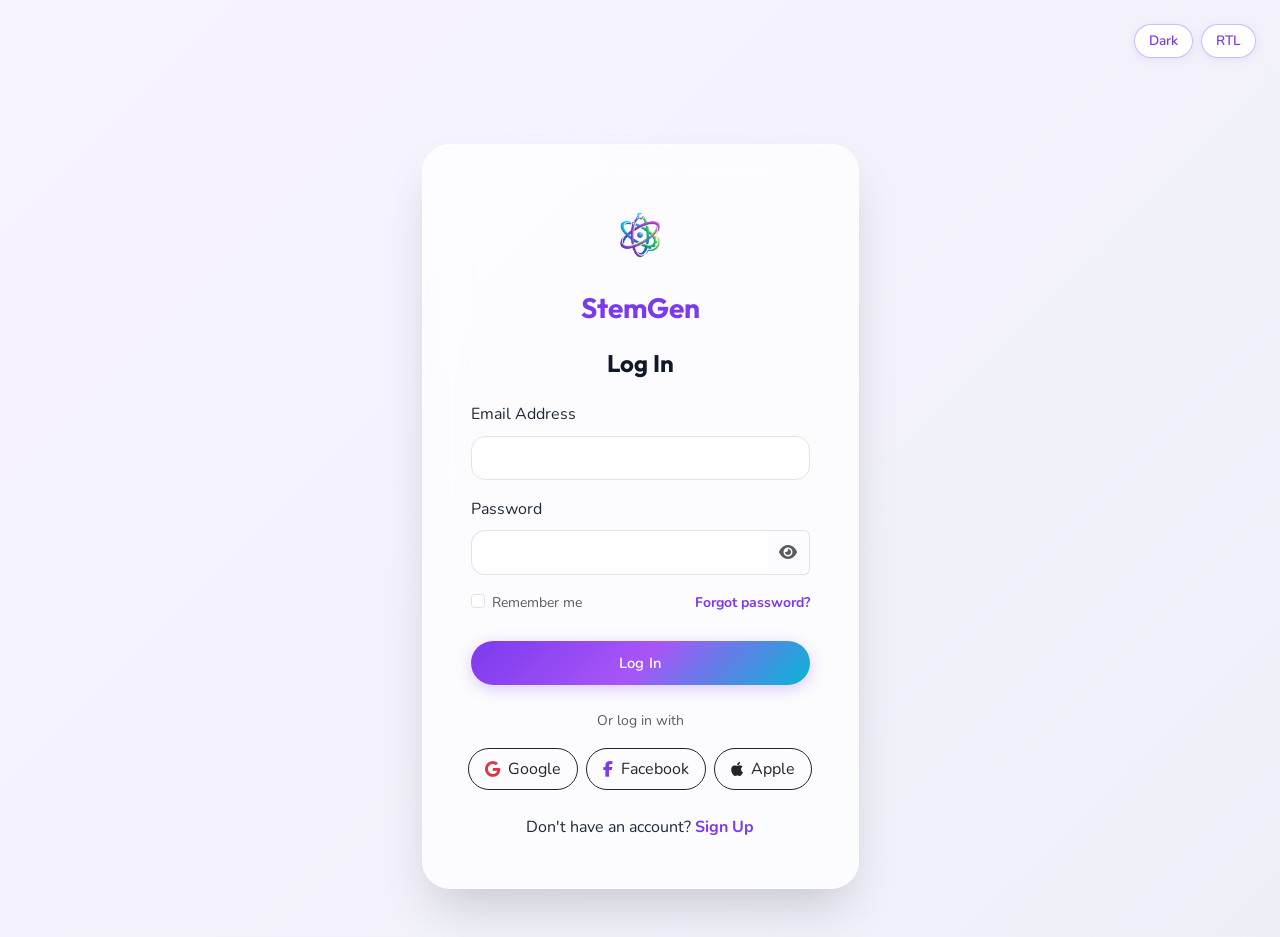
<file: login.html>
<!DOCTYPE html>
<html lang="en">
<head>
    <meta charset="UTF-8">
    <meta name="viewport" content="width=device-width, initial-scale=1.0">
    <title>StemGen | Log In</title>
    <!-- Favicon -->
    <link rel="icon" type="image/svg+xml" href="images/favicon.svg">
    <!-- Google Fonts -->
    <link href="https://fonts.googleapis.com/css2?family=Nunito:wght@400;600;700&family=Outfit:wght@400;700;800&display=swap" rel="stylesheet">
    <!-- Bootstrap CSS -->
    <link id="bootstrap-css" href="https://cdn.jsdelivr.net/npm/bootstrap@5.3.0/dist/css/bootstrap.min.css" rel="stylesheet">
    <!-- AOS CSS -->
    <link href="https://unpkg.com/aos@2.3.1/dist/aos.css" rel="stylesheet">
    <!-- FontAwesome Icons -->
    <link rel="stylesheet" href="https://cdnjs.cloudflare.com/ajax/libs/font-awesome/6.4.0/css/all.min.css">
    <!-- Custom CSS -->
    <link rel="stylesheet" href="css/style.css?v=1.2">
</head>
<body style="background: var(--bg-gradient); min-height: 100vh; display: flex; flex-direction: column;">

    

    <!-- Log In Form Section -->
    <section class="flex-grow-1 d-flex align-items-center pt-5 mt-5">
        <div class="container py-5">
            <div class="row justify-content-center align-items-center g-5">
                
                

                <div class="col-12 col-sm-10 col-md-8 col-lg-6 col-xl-5" data-aos="fade-left">
                    <div class="glass-panel p-5">
                        <div class="text-center mb-4">
                            <a href="index.html" class="text-decoration-none">
                                <img src="images/stemgen_logo.png" alt="StemGen Logo" height="80" class="d-inline-block align-text-top">
                                <h3 class="fw-bold mt-3 text-primary">StemGen</h3>
                            </a>
                        </div>
                        <h4 class="fw-bold mb-4 text-center">Log In</h4>
                        <form>
                            <div class="mb-3">
                                <label class="form-label">Email Address</label>
                                <input type="email" class="form-control form-control-lg" required>
                            </div>
                            <div class="mb-3">
                                <label class="form-label">Password</label>
                                <div class="input-group">
                                    <input type="password" id="password" class="form-control form-control-lg border-end-0" required>
                                    <button class="btn btn-outline-secondary border-start-0" type="button" onclick="togglePasswordVisibility('password', this)">
                                        <i class="fas fa-eye text-muted"></i>
                                    </button>
                                </div>
                            </div>
                            <div class="d-flex justify-content-between mb-4 small">
                                <div class="form-check">
                                    <input type="checkbox" class="form-check-input" id="remember">
                                    <label class="form-check-label text-muted" for="remember">Remember me</label>
                                </div>
                                <a href="#" class="text-primary fw-bold text-decoration-none">Forgot password?</a>
                            </div>
                            <button type="submit" class="btn btn-primary-custom btn-lg w-100">Log In</button>
                        </form>
                        
                        <div class="text-center mt-4">
                            <p class="text-muted small mb-3">Or log in with</p>
                            <div class="d-flex justify-content-center gap-2 mb-3">
                                <a href="#" class="btn btn-outline-dark d-flex align-items-center justify-content-center py-2 px-3 rounded-pill w-100 btn-social-login">
                                    <i class="fab fa-google text-danger me-2"></i> Google
                                </a>
                                <a href="#" class="btn btn-outline-dark d-flex align-items-center justify-content-center py-2 px-3 rounded-pill w-100 btn-social-login">
                                    <i class="fab fa-facebook-f text-primary me-2"></i> Facebook
                                </a>
                                <a href="#" class="btn btn-outline-dark d-flex align-items-center justify-content-center py-2 px-3 rounded-pill w-100 btn-social-login">
                                    <i class="fab fa-apple me-2"></i> Apple
                                </a>
                            </div>
                            <p class="mb-0 mt-4">Don't have an account? <a href="signup.html" class="fw-bold text-primary text-decoration-none">Sign Up</a></p>
                        </div>
                    </div>
                </div>

            </div>
        </div>
    </section>

        

    <!-- Bootstrap JS -->
    <script src="https://cdn.jsdelivr.net/npm/bootstrap@5.3.0/dist/js/bootstrap.bundle.min.js"></script>
    <!-- AOS JS -->
    <script src="https://unpkg.com/aos@2.3.1/dist/aos.js"></script>
    <!-- Custom JS -->
    <script src="js/main.js"></script>
    <script>
        function togglePasswordVisibility(id, btn) {
            const input = document.getElementById(id);
            const icon = btn.querySelector('i');
            if (input.type === 'password') {
                input.type = 'text';
                icon.classList.remove('fa-eye');
                icon.classList.add('fa-eye-slash');
            } else {
                input.type = 'password';
                icon.classList.remove('fa-eye-slash');
                icon.classList.add('fa-eye');
            }
        }
    </script>
</body>
</html>
</file>
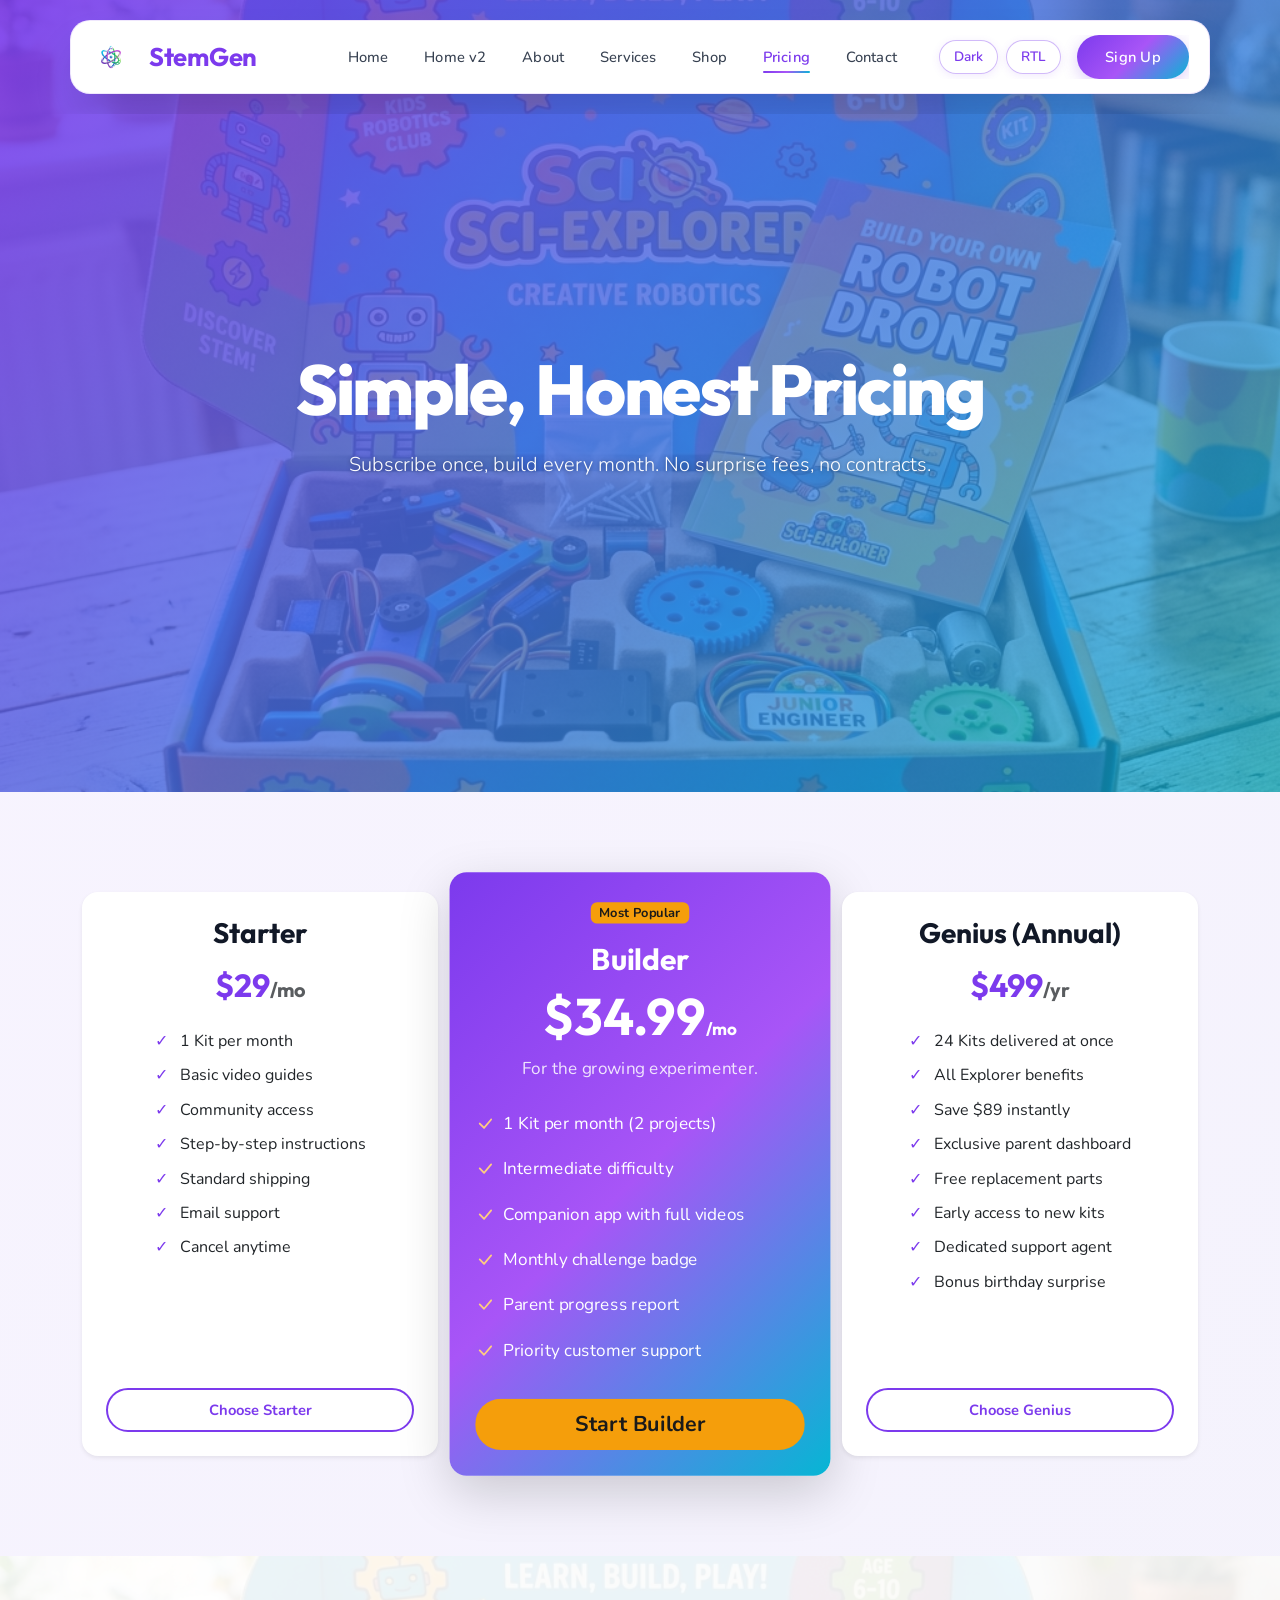
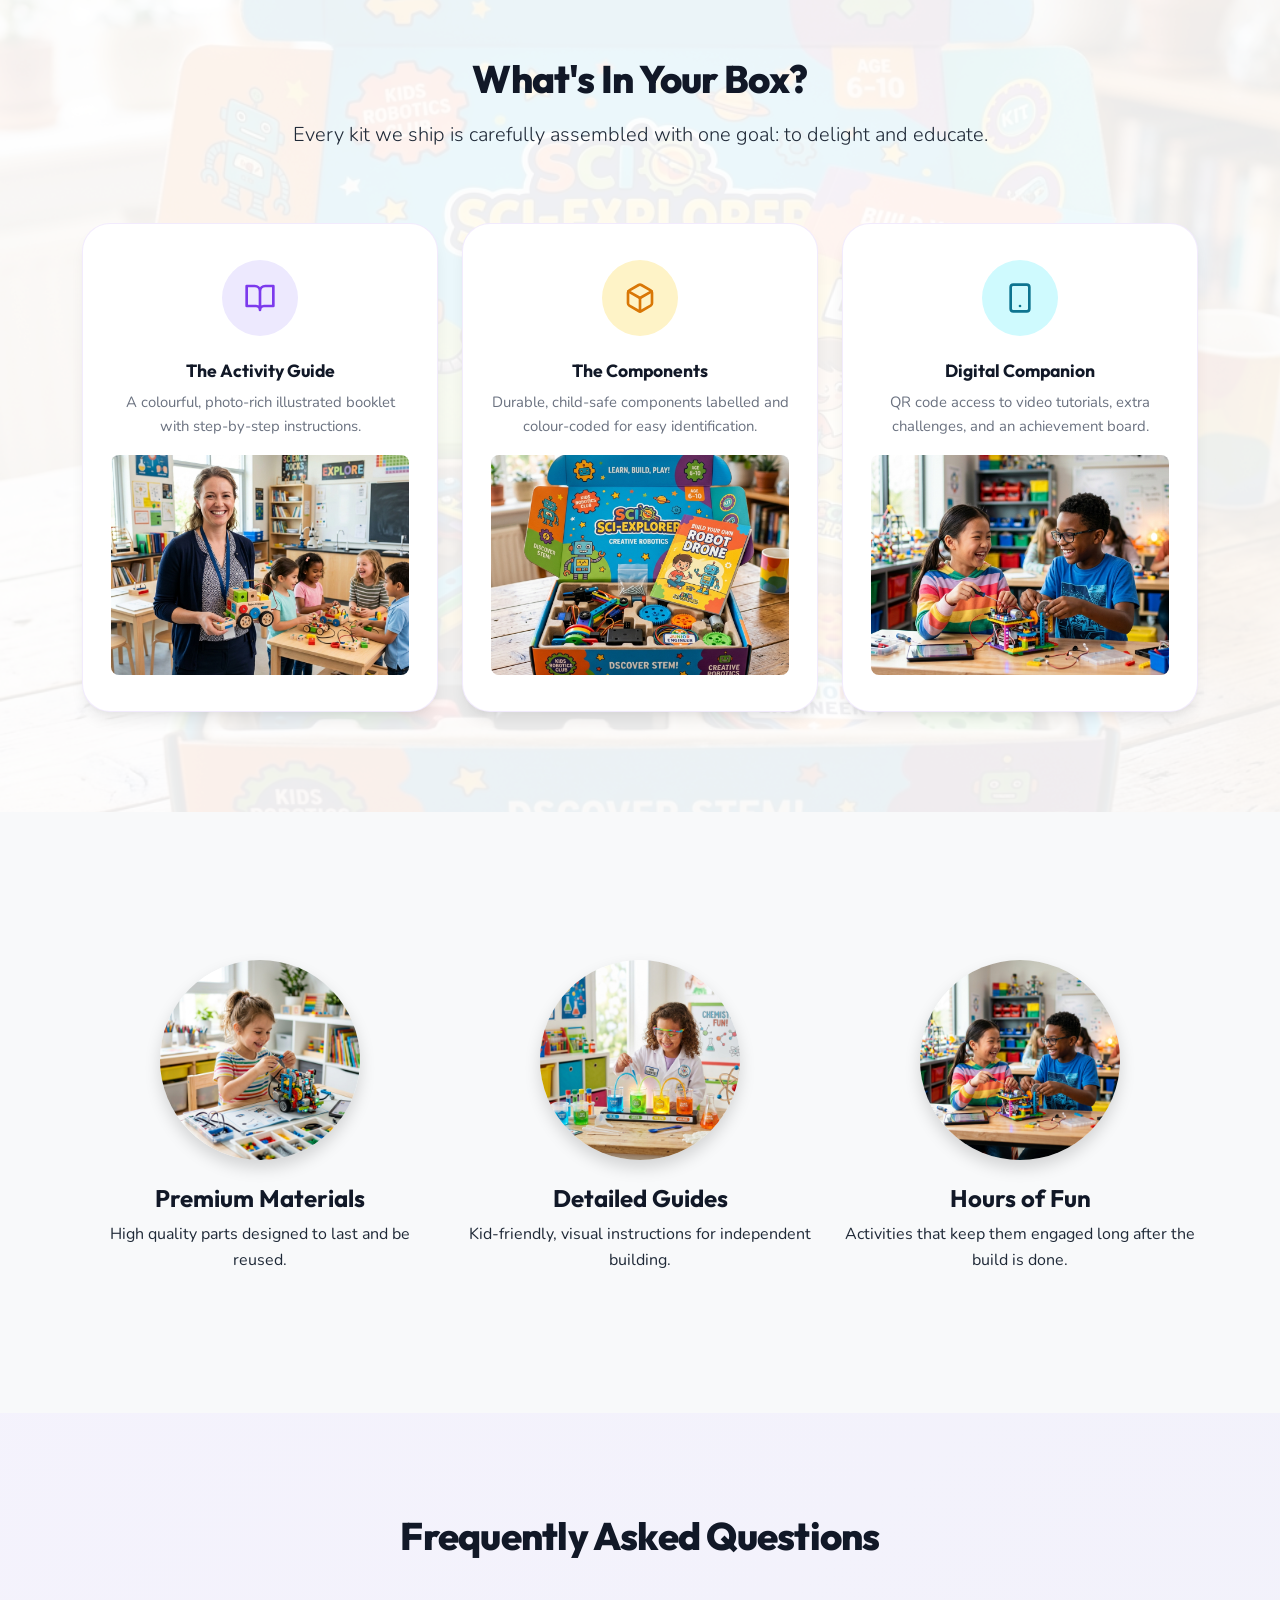
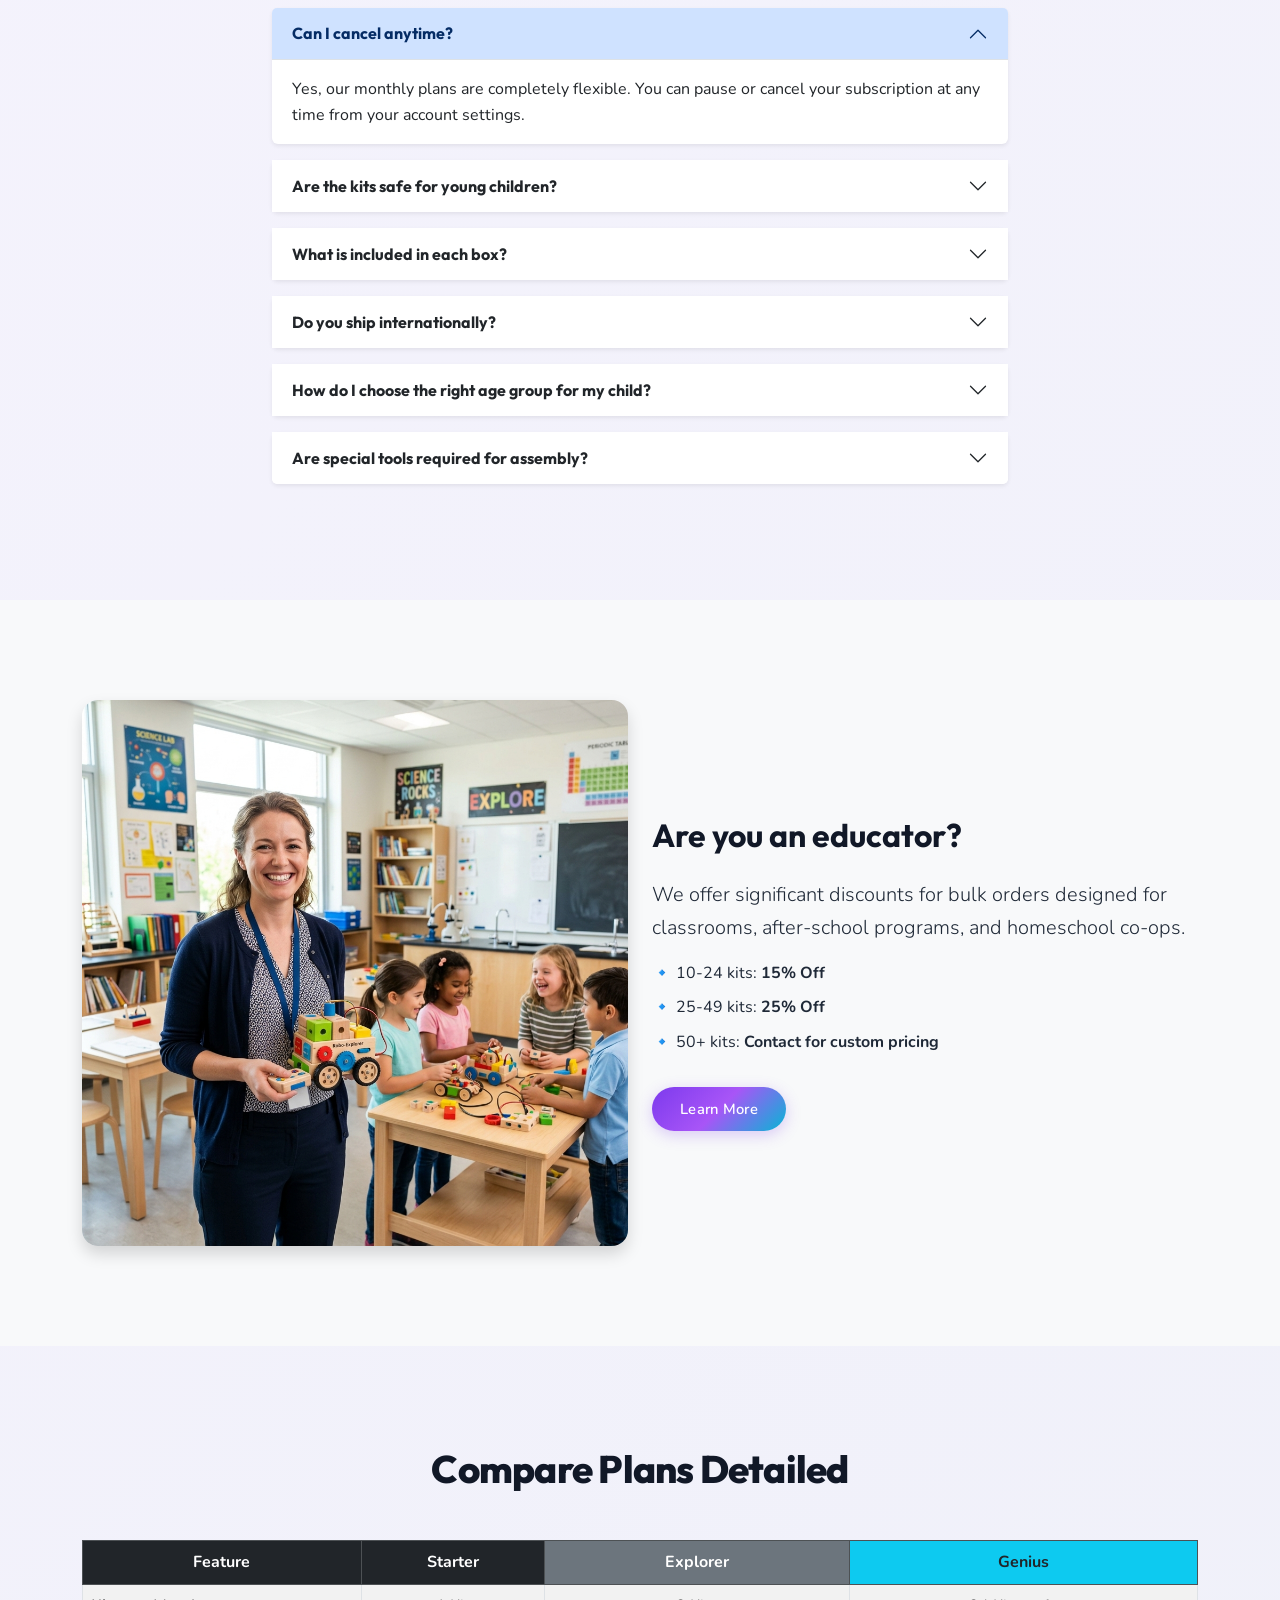
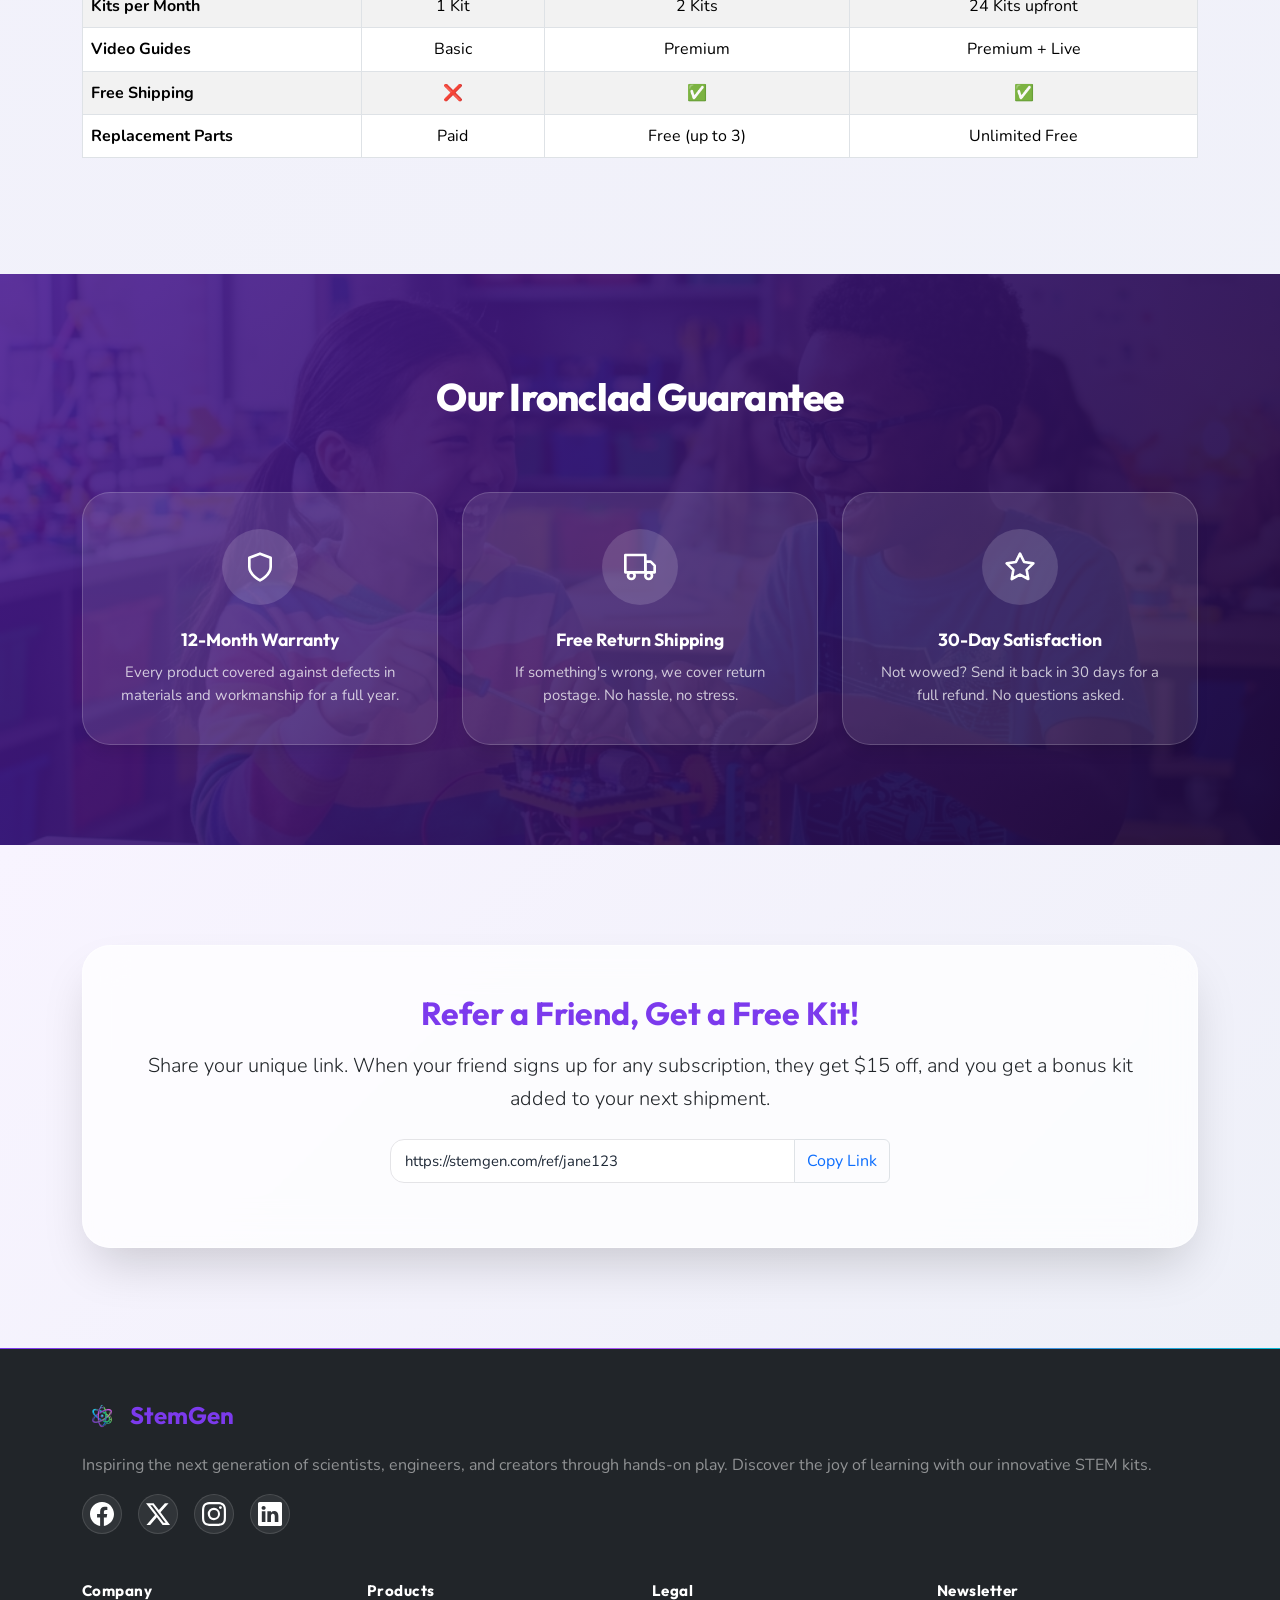
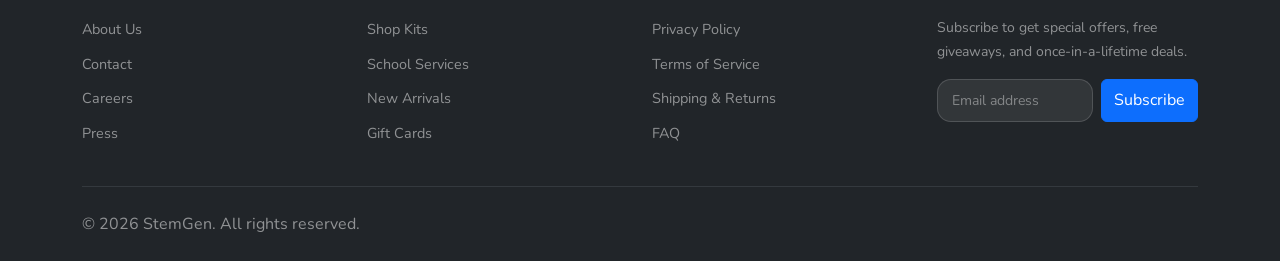
<file: pricing.html>
<!DOCTYPE html>
<html lang="en">
<head>
    <meta charset="UTF-8">
    <meta name="viewport" content="width=device-width, initial-scale=1.0">
    <title>StemGen | Pricing & Subscriptions</title>
    <!-- Favicon -->
    <link rel="icon" type="image/svg+xml" href="images/favicon.svg">
    <!-- Google Fonts -->
    <link href="https://fonts.googleapis.com/css2?family=Nunito:wght@400;600;700&family=Outfit:wght@400;700;800&display=swap" rel="stylesheet">
    <!-- Bootstrap CSS -->
    <link id="bootstrap-css" href="https://cdn.jsdelivr.net/npm/bootstrap@5.3.0/dist/css/bootstrap.min.css" rel="stylesheet">
    <!-- AOS CSS -->
    <link href="https://unpkg.com/aos@2.3.1/dist/aos.css" rel="stylesheet">
    <!-- FontAwesome Icons -->
    <link rel="stylesheet" href="https://cdnjs.cloudflare.com/ajax/libs/font-awesome/6.4.0/css/all.min.css">
    <!-- Custom CSS -->
    <link rel="stylesheet" href="css/style.css?v=2.0">
</head>
<body>

    <!-- Navigation -->
    <nav class="navbar navbar-expand-lg fixed-top">
        <div class="container">
            <a class="navbar-brand d-flex align-items-center" href="index.html">
                <img src="images/stemgen_logo.png" alt="StemGen Logo" height="40" class="d-inline-block align-text-top">
                <span class="ms-2 fw-bold text-primary">StemGen</span>
            </a>
            <button class="navbar-toggler shadow-none" type="button" data-bs-toggle="collapse" data-bs-target="#navbarNav">
                <span class="navbar-toggler-icon"></span>
            </button>
            <div class="collapse navbar-collapse justify-content-end" id="navbarNav">
                <ul class="navbar-nav align-items-center">
                    <li class="nav-item"><a class="nav-link" href="index.html">Home</a></li>
                    <li class="nav-item"><a class="nav-link" href="home-2.html">Home v2</a></li>
                    <li class="nav-item"><a class="nav-link" href="about.html">About</a></li>
                    <li class="nav-item"><a class="nav-link" href="services.html">Services</a></li>
                    <li class="nav-item"><a class="nav-link" href="shop.html">Shop</a></li>
                    <li class="nav-item"><a class="nav-link active" href="pricing.html">Pricing</a></li>
                    <li class="nav-item"><a class="nav-link" href="contact.html">Contact</a></li>
                    <li class="nav-item ms-lg-3"><a class="btn btn-primary-custom" href="signup.html">Sign Up</a></li>
                </ul>
            </div>
        </div>
    </nav>

    <!-- Page Hero -->
    <header class="hero-section hero-pricing" style="background-image: url('images/stem_subscription_box.png');">
        <div class="hero-overlay"></div>
        <div class="container hero-content text-center" data-aos="fade-up">
            <h1 class="hero-title text-white">Simple, Honest Pricing</h1>
            <p class="lead text-white" style="max-width:600px;margin:0 auto;text-shadow:0 1px 4px rgba(0,0,0,0.4);">Subscribe once, build every month. No surprise fees, no contracts.</p>
        </div>
    </header>

    <!-- Pricing Tiers -->
    <section class="section-padding position-relative" style="z-index: 2;">
        <div class="container">
            <div class="row g-4 align-items-stretch justify-content-center">
                <!-- Basic Plan -->
                <div class="col-lg-4 col-md-6 col-sm-6" data-aos="fade-up" data-aos-delay="100">
                    <div class="card border-0 shadow-sm rounded-4 h-100 text-center p-4">
                        <div class="card-body p-0 d-flex flex-column justify-content-between">
                            <div>
                                <h3 class="fw-bold mb-3">Starter</h3>
                                <h2 class="text-primary fw-bold mb-4">$29<span class="fs-5 text-muted">/mo</span></h2>
                                <div class="text-center mb-4">
                                    <ul class="list-unstyled text-start d-inline-block mb-0">
                                        <li class="mb-2"><span class="text-primary me-2">✓</span> 1 Kit per month</li>
                                        <li class="mb-2"><span class="text-primary me-2">✓</span> Basic video guides</li>
                                        <li class="mb-2"><span class="text-primary me-2">✓</span> Community access</li>
                                        <li class="mb-2"><span class="text-primary me-2">✓</span> Step-by-step instructions</li>
                                        <li class="mb-2"><span class="text-primary me-2">✓</span> Standard shipping</li>
                                        <li class="mb-2"><span class="text-primary me-2">✓</span> Email support</li>
                                        <li class="mb-2"><span class="text-primary me-2">✓</span> Cancel anytime</li>
                                    </ul>
                                </div>
                            </div>
                            <a href="signup.html" class="btn btn-lg w-100 rounded-pill fw-bold mt-3 btn-outline-primary-custom">Choose Starter</a>
                        </div>
                    </div>
                </div>
                
                <!-- Pro Plan -->
                <div class="col-lg-4 col-md-6 col-sm-6" data-aos="fade-up" data-aos-delay="200">
                    <div class="pricing-card pricing-card-featured text-center p-4 rounded-4 shadow-lg h-100 d-flex flex-column justify-content-between">
                        <div>
                            <span class="badge mb-3" style="background:var(--secondary-color);color:#1a1a1a;">Most Popular</span>
                            <h3 class="fw-bold text-white">Builder</h3>
                            <h2 class="display-5 fw-bold text-white">$34.99<span class="fs-6">/mo</span></h2>
                            <p class="text-white mb-4" style="opacity:0.85;">For the growing experimenter.</p>
                            <ul class="list-unstyled text-start text-white">
                                <li class="mb-3 d-flex align-items-start gap-2"><svg xmlns="http://www.w3.org/2000/svg" width="18" height="18" fill="#ffcc80" class="mt-1 flex-shrink-0" viewBox="0 0 16 16"><path d="M12.736 3.97a.733.733 0 0 1 1.047 0c.286.289.29.756.01 1.05L7.88 12.01a.733.733 0 0 1-1.065.02L3.217 8.384a.757.757 0 0 1 0-1.06.733.733 0 0 1 1.047 0l3.052 3.093 5.4-6.425z"/></svg> 1 Kit per month (2 projects)</li>
                                <li class="mb-3 d-flex align-items-start gap-2"><svg xmlns="http://www.w3.org/2000/svg" width="18" height="18" fill="#ffcc80" class="mt-1 flex-shrink-0" viewBox="0 0 16 16"><path d="M12.736 3.97a.733.733 0 0 1 1.047 0c.286.289.29.756.01 1.05L7.88 12.01a.733.733 0 0 1-1.065.02L3.217 8.384a.757.757 0 0 1 0-1.06.733.733 0 0 1 1.047 0l3.052 3.093 5.4-6.425z"/></svg> Intermediate difficulty</li>
                                <li class="mb-3 d-flex align-items-start gap-2"><svg xmlns="http://www.w3.org/2000/svg" width="18" height="18" fill="#ffcc80" class="mt-1 flex-shrink-0" viewBox="0 0 16 16"><path d="M12.736 3.97a.733.733 0 0 1 1.047 0c.286.289.29.756.01 1.05L7.88 12.01a.733.733 0 0 1-1.065.02L3.217 8.384a.757.757 0 0 1 0-1.06.733.733 0 0 1 1.047 0l3.052 3.093 5.4-6.425z"/></svg> Companion app with full videos</li>
                                <li class="mb-3 d-flex align-items-start gap-2"><svg xmlns="http://www.w3.org/2000/svg" width="18" height="18" fill="#ffcc80" class="mt-1 flex-shrink-0" viewBox="0 0 16 16"><path d="M12.736 3.97a.733.733 0 0 1 1.047 0c.286.289.29.756.01 1.05L7.88 12.01a.733.733 0 0 1-1.065.02L3.217 8.384a.757.757 0 0 1 0-1.06.733.733 0 0 1 1.047 0l3.052 3.093 5.4-6.425z"/></svg> Monthly challenge badge</li>
                                <li class="mb-3 d-flex align-items-start gap-2"><svg xmlns="http://www.w3.org/2000/svg" width="18" height="18" fill="#ffcc80" class="mt-1 flex-shrink-0" viewBox="0 0 16 16"><path d="M12.736 3.97a.733.733 0 0 1 1.047 0c.286.289.29.756.01 1.05L7.88 12.01a.733.733 0 0 1-1.065.02L3.217 8.384a.757.757 0 0 1 0-1.06.733.733 0 0 1 1.047 0l3.052 3.093 5.4-6.425z"/></svg> Parent progress report</li>
                                <li class="mb-3 d-flex align-items-start gap-2"><svg xmlns="http://www.w3.org/2000/svg" width="18" height="18" fill="#ffcc80" class="mt-1 flex-shrink-0" viewBox="0 0 16 16"><path d="M12.736 3.97a.733.733 0 0 1 1.047 0c.286.289.29.756.01 1.05L7.88 12.01a.733.733 0 0 1-1.065.02L3.217 8.384a.757.757 0 0 1 0-1.06.733.733 0 0 1 1.047 0l3.052 3.093 5.4-6.425z"/></svg> Priority customer support</li>
                            </ul>
                        </div>
                        <a href="#" class="btn btn-lg w-100 rounded-pill fw-bold mt-3" style="background:var(--secondary-color);color:#1a1a1a;">Start Builder</a>
                    </div>
                </div>

                <!-- Annual Plan -->
                <div class="col-lg-4 col-md-6 col-sm-6" data-aos="fade-up" data-aos-delay="300">
                    <div class="card border-0 shadow-sm rounded-4 h-100 text-center p-4">
                        <div class="card-body p-0 d-flex flex-column justify-content-between">
                            <div>
                                <h3 class="fw-bold mb-3">Genius (Annual)</h3>
                                <h2 class="text-primary fw-bold mb-4">$499<span class="fs-5 text-muted">/yr</span></h2>
                                <div class="text-center mb-4">
                                    <ul class="list-unstyled text-start d-inline-block mb-0">
                                        <li class="mb-2"><span class="text-primary me-2">✓</span> 24 Kits delivered at once</li>
                                        <li class="mb-2"><span class="text-primary me-2">✓</span> All Explorer benefits</li>
                                        <li class="mb-2"><span class="text-primary me-2">✓</span> Save $89 instantly</li>
                                        <li class="mb-2"><span class="text-primary me-2">✓</span> Exclusive parent dashboard</li>
                                        <li class="mb-2"><span class="text-primary me-2">✓</span> Free replacement parts</li>
                                        <li class="mb-2"><span class="text-primary me-2">✓</span> Early access to new kits</li>
                                        <li class="mb-2"><span class="text-primary me-2">✓</span> Dedicated support agent</li>
                                        <li class="mb-2"><span class="text-primary me-2">✓</span> Bonus birthday surprise</li>
                                    </ul>
                                </div>
                            </div>
                            <a href="signup.html" class="btn btn-lg w-100 rounded-pill fw-bold mt-3 btn-outline-primary-custom">Choose Genius</a>
                        </div>
                    </div>
                </div>
            </div>
        </div>
    </section>
        <!-- Section 5: What's in the Box -->
    <section class="section-padding section-bg overlay-light bg-dots" style="background-image: url('images/stem_subscription_box.png');">
        <div class="container text-center">
            <h2 class="section-title" data-aos="fade-up">What's In Your Box?</h2>
            <p class="lead" data-aos="fade-up">Every kit we ship is carefully assembled with one goal: to delight and educate.</p>
            <div class="row mt-5 g-4">
                <div class="col-md-4" data-aos="fade-up" data-aos-delay="100">
                    <div class="icon-box">
                        <div class="icon-wrap icon-primary">
                            <svg xmlns="http://www.w3.org/2000/svg" viewBox="0 0 24 24" fill="none" stroke="currentColor" stroke-width="2" stroke-linecap="round" stroke-linejoin="round"><path d="M2 3h6a4 4 0 0 1 4 4v14a3 3 0 0 0-3-3H2zM22 3h-6a4 4 0 0 0-4 4v14a3 3 0 0 1 3-3h7z"/></svg>
                        </div>
                        <h4>The Activity Guide</h4>
                        <p>A colourful, photo-rich illustrated booklet with step-by-step instructions.</p>
                        <img src="images/educator_classroom.png" alt="Guide" class="img-fluid rounded-3 mt-3" style="height:220px;object-fit:cover;width:100%;">
                    </div>
                </div>
                <div class="col-md-4" data-aos="fade-up" data-aos-delay="200">
                    <div class="icon-box">
                        <div class="icon-wrap icon-secondary">
                            <svg xmlns="http://www.w3.org/2000/svg" viewBox="0 0 24 24" fill="none" stroke="currentColor" stroke-width="2" stroke-linecap="round" stroke-linejoin="round"><path d="M21 8a2 2 0 0 0-1-1.73l-7-4a2 2 0 0 0-2 0l-7 4A2 2 0 0 0 3 8v8a2 2 0 0 0 1 1.73l7 4a2 2 0 0 0 2 0l7-4A2 2 0 0 0 21 16Z"/><path d="M3.27 6.96 12 12.01l8.73-5.05"/><path d="M12 22.08V12"/></svg>
                        </div>
                        <h4>The Components</h4>
                        <p>Durable, child-safe components labelled and colour-coded for easy identification.</p>
                        <img src="images/stem_subscription_box.png" alt="Box" class="img-fluid rounded-3 mt-3" style="height:220px;object-fit:cover;width:100%;">
                    </div>
                </div>
                <div class="col-md-4" data-aos="fade-up" data-aos-delay="300">
                    <div class="icon-box">
                        <div class="icon-wrap icon-accent">
                            <svg xmlns="http://www.w3.org/2000/svg" viewBox="0 0 24 24" fill="none" stroke="currentColor" stroke-width="2" stroke-linecap="round" stroke-linejoin="round"><rect x="5" y="2" width="14" height="20" rx="2" ry="2"/><line x1="12" y1="18" x2="12.01" y2="18"/></svg>
                        </div>
                        <h4>Digital Companion</h4>
                        <p>QR code access to video tutorials, extra challenges, and an achievement board.</p>
                        <img src="images/hero_kids_playing_1782795290598.png" alt="App" class="img-fluid rounded-3 mt-3" style="height:220px;object-fit:cover;width:100%;">
                    </div>
                </div>
            </div>
        </div>
    </section>

    <!-- Additional Features -->
    <section class="section-padding bg-light">
        <div class="container">
            <div class="row mt-5 text-center">
                <div class="col-md-4 mb-4" data-aos="fade-right">
                    <img src="images/hero_robotics_1782795210052.png" alt="Materials" class="img-fluid rounded-circle shadow" style="width: 200px; height: 200px; object-fit: cover;">
                    <h4 class="mt-4">Premium Materials</h4>
                    <p>High quality parts designed to last and be reused.</p>
                </div>
                <div class="col-md-4 mb-4" data-aos="fade-up">
                    <img src="images/hero_chemistry_1782795226319.png" alt="Instructions" class="img-fluid rounded-circle shadow" style="width: 200px; height: 200px; object-fit: cover;">
                    <h4 class="mt-4">Detailed Guides</h4>
                    <p>Kid-friendly, visual instructions for independent building.</p>
                </div>
                <div class="col-md-4 mb-4" data-aos="fade-left">
                    <img src="images/hero_kids_playing_1782795290598.png" alt="Fun" class="img-fluid rounded-circle shadow" style="width: 200px; height: 200px; object-fit: cover;">
                    <h4 class="mt-4">Hours of Fun</h4>
                    <p>Activities that keep them engaged long after the build is done.</p>
                </div>
            </div>
        </div>
    </section>

    <!-- FAQ -->
    <section class="section-padding">
        <div class="container">
            <h2 class="section-title text-center" data-aos="fade-up">Frequently Asked Questions</h2>
            <div class="row justify-content-center mt-5">
                <div class="col-md-8">
                    <div class="accordion" id="pricingFAQ">
                        <div class="accordion-item border-0 mb-3 shadow-sm rounded">
                            <h2 class="accordion-header">
                                <button class="accordion-button fw-bold" type="button" data-bs-toggle="collapse" data-bs-target="#faq1">
                                    Can I cancel anytime?
                                </button>
                            </h2>
                            <div id="faq1" class="accordion-collapse collapse show" data-bs-parent="#pricingFAQ">
                                <div class="accordion-body">
                                    Yes, our monthly plans are completely flexible. You can pause or cancel your subscription at any time from your account settings.
                                </div>
                            </div>
                        </div>
                        <div class="accordion-item border-0 mb-3 shadow-sm rounded">
                            <h2 class="accordion-header">
                                <button class="accordion-button collapsed fw-bold" type="button" data-bs-toggle="collapse" data-bs-target="#faq2">
                                    Are the kits safe for young children?
                                </button>
                            </h2>
                            <div id="faq2" class="accordion-collapse collapse" data-bs-parent="#pricingFAQ">
                                <div class="accordion-body">
                                    Absolutely. We strictly adhere to age-grading guidelines. Kits for younger children have no small swallowable parts and use non-toxic materials.
                                </div>
                            </div>
                        </div>
                        <div class="accordion-item border-0 mb-3 shadow-sm rounded">
                            <h2 class="accordion-header">
                                <button class="accordion-button collapsed fw-bold" type="button" data-bs-toggle="collapse" data-bs-target="#faq3">
                                    What is included in each box?
                                </button>
                            </h2>
                            <div id="faq3" class="accordion-collapse collapse" data-bs-parent="#pricingFAQ">
                                <div class="accordion-body">
                                    Each box comes with all the materials required to build the monthly project, detailed kid-friendly instruction booklets, access to step-by-step video guides, and a fun activity magazine.
                                </div>
                            </div>
                        </div>
                        <div class="accordion-item border-0 mb-3 shadow-sm rounded">
                            <h2 class="accordion-header">
                                <button class="accordion-button collapsed fw-bold" type="button" data-bs-toggle="collapse" data-bs-target="#faq4">
                                    Do you ship internationally?
                                </button>
                            </h2>
                            <div id="faq4" class="accordion-collapse collapse" data-bs-parent="#pricingFAQ">
                                <div class="accordion-body">
                                    Yes, we ship to over 15 countries! Shipping costs and delivery times vary by destination. You can view rates at checkout.
                                </div>
                            </div>
                        </div>
                        <div class="accordion-item border-0 mb-3 shadow-sm rounded">
                            <h2 class="accordion-header">
                                <button class="accordion-button collapsed fw-bold" type="button" data-bs-toggle="collapse" data-bs-target="#faq5">
                                    How do I choose the right age group for my child?
                                </button>
                            </h2>
                            <div id="faq5" class="accordion-collapse collapse" data-bs-parent="#pricingFAQ">
                                <div class="accordion-body">
                                    We recommend sticking to the listed age ranges (e.g., 4-6, 7-9, 10-13+). However, you can change your child's age group at any time in your dashboard if you feel they need a simpler or more advanced challenge.
                                </div>
                            </div>
                        </div>
                        <div class="accordion-item border-0 mb-3 shadow-sm rounded">
                            <h2 class="accordion-header">
                                <button class="accordion-button collapsed fw-bold" type="button" data-bs-toggle="collapse" data-bs-target="#faq6">
                                    Are special tools required for assembly?
                                </button>
                            </h2>
                            <div id="faq6" class="accordion-collapse collapse" data-bs-parent="#pricingFAQ">
                                <div class="accordion-body">
                                    No special tools are required! All necessary tools (like child-safe screwdrivers, glue, or cables) are included in the kits themselves.
                                </div>
                            </div>
                        </div>
                    </div>
                </div>
            </div>
        </div>
    </section>

    <!-- Section 6: Bulk Discounts -->
    <section class="section-padding bg-light">
        <div class="container">
            <div class="row align-items-center">
                <div class="col-md-6 mb-4 mb-md-0" data-aos="fade-right">
                    <img src="images/educator_classroom.png" alt="Educator Classroom" class="img-fluid rounded-4 shadow">
                </div>
                <div class="col-md-6" data-aos="fade-left">
                    <h2 class="fw-bold mb-4">Are you an educator?</h2>
                    <p class="lead">We offer significant discounts for bulk orders designed for classrooms, after-school programs, and homeschool co-ops.</p>
                    <ul class="list-unstyled mt-3">
                        <li class="mb-2">🔹 10-24 kits: <strong>15% Off</strong></li>
                        <li class="mb-2">🔹 25-49 kits: <strong>25% Off</strong></li>
                        <li class="mb-2">🔹 50+ kits: <strong>Contact for custom pricing</strong></li>
                    </ul>
                    <a href="services.html" class="btn btn-primary-custom mt-3">Learn More</a>
                </div>
            </div>
        </div>
    </section>

    <!-- Section 7: Feature Comparison Table -->
    <section class="section-padding">
        <div class="container text-center">
            <h2 class="section-title" data-aos="fade-up">Compare Plans Detailed</h2>
            <div class="table-responsive mt-5" data-aos="fade-up">
                <table class="table table-bordered table-striped align-middle">
                    <thead class="table-dark">
                        <tr>
                            <th scope="col" class="w-25">Feature</th>
                            <th scope="col">Starter</th>
                            <th scope="col" class="bg-secondary">Explorer</th>
                            <th scope="col" class="bg-info text-dark">Genius</th>
                        </tr>
                    </thead>
                    <tbody>
                        <tr>
                            <td class="fw-bold text-start">Kits per Month</td>
                            <td>1 Kit</td>
                            <td>2 Kits</td>
                            <td>24 Kits upfront</td>
                        </tr>
                        <tr>
                            <td class="fw-bold text-start">Video Guides</td>
                            <td>Basic</td>
                            <td>Premium</td>
                            <td>Premium + Live</td>
                        </tr>
                        <tr>
                            <td class="fw-bold text-start">Free Shipping</td>
                            <td>❌</td>
                            <td>✅</td>
                            <td>✅</td>
                        </tr>
                        <tr>
                            <td class="fw-bold text-start">Replacement Parts</td>
                            <td>Paid</td>
                            <td>Free (up to 3)</td>
                            <td>Unlimited Free</td>
                        </tr>
                    </tbody>
                </table>
            </div>
        </div>
    </section>

    <!-- Section 10: Warranty Section -->
    <section class="section-padding section-bg overlay-purple" style="background-image: url('images/hero_kids_playing_1782795290598.png');">
        <div class="container text-center text-white">
            <h2 class="section-title text-white" data-aos="fade-up">Our Ironclad Guarantee</h2>
            <div class="row mt-5 g-4 justify-content-center">
                <div class="col-md-4" data-aos="zoom-in" data-aos-delay="100">
                    <div class="icon-box icon-box-dark">
                        <div class="icon-wrap" style="background:rgba(255,255,255,0.15);color:white;">
                            <svg xmlns="http://www.w3.org/2000/svg" viewBox="0 0 24 24" fill="none" stroke="currentColor" stroke-width="2" stroke-linecap="round" stroke-linejoin="round"><path d="M12 22s8-4 8-10V5l-8-3-8 3v7c0 6 8 10 8 10z"/></svg>
                        </div>
                        <h4>12-Month Warranty</h4>
                        <p>Every product covered against defects in materials and workmanship for a full year.</p>
                    </div>
                </div>
                <div class="col-md-4" data-aos="zoom-in" data-aos-delay="200">
                    <div class="icon-box icon-box-dark">
                        <div class="icon-wrap" style="background:rgba(255,255,255,0.15);color:white;">
                            <svg xmlns="http://www.w3.org/2000/svg" viewBox="0 0 24 24" fill="none" stroke="currentColor" stroke-width="2" stroke-linecap="round" stroke-linejoin="round"><rect x="1" y="3" width="15" height="13"/><polygon points="16 8 20 8 23 11 23 16 16 16 16 8"/><circle cx="5.5" cy="18.5" r="2.5"/><circle cx="18.5" cy="18.5" r="2.5"/></svg>
                        </div>
                        <h4>Free Return Shipping</h4>
                        <p>If something's wrong, we cover return postage. No hassle, no stress.</p>
                    </div>
                </div>
                <div class="col-md-4" data-aos="zoom-in" data-aos-delay="300">
                    <div class="icon-box icon-box-dark">
                        <div class="icon-wrap" style="background:rgba(255,255,255,0.15);color:white;">
                            <svg xmlns="http://www.w3.org/2000/svg" viewBox="0 0 24 24" fill="none" stroke="currentColor" stroke-width="2" stroke-linecap="round" stroke-linejoin="round"><polygon points="12 2 15.09 8.26 22 9.27 17 14.14 18.18 21.02 12 17.77 5.82 21.02 7 14.14 2 9.27 8.91 8.26 12 2"/></svg>
                        </div>
                        <h4>30-Day Satisfaction</h4>
                        <p>Not wowed? Send it back in 30 days for a full refund. No questions asked.</p>
                    </div>
                </div>
            </div>
        </div>
    </section>

    <!-- Section 9: Refer a Friend -->
    <section class="section-padding" style="background: var(--bg-gradient);">
        <div class="container text-center" data-aos="fade-up">
            <div class="glass-panel text-dark py-5">
                <h2 class="fw-bold text-primary mb-3">Refer a Friend, Get a Free Kit!</h2>
                <p class="lead mb-4">Share your unique link. When your friend signs up for any subscription, they get $15 off, and you get a bonus kit added to your next shipment.</p>
                <div class="input-group mb-3 mx-auto w-100" style="max-width: 500px;">
                    <input type="text" class="form-control" value="https://stemgen.com/ref/jane123" readonly>
                    <button class="btn btn-outline-primary" type="button">Copy Link</button>
                </div>
            </div>
        </div>
    </section>

        <!-- Footer -->
    <footer class="bg-dark text-white pt-5 pb-4">
        <div class="container">
            <div class="row g-4">
                <div class="col-12 mb-lg-4 mb-3">
                    <div class="mb-3 d-flex align-items-center">
                        <img src="images/stemgen_logo.png" alt="StemGen Logo" height="40" class="d-inline-block align-text-top">
                        <h4 class="ms-2 text-primary mb-0">StemGen</h4>
                    </div>
                    <p class="text-white-50 w-lg-50">Inspiring the next generation of scientists, engineers, and creators through hands-on play. Discover the joy of learning with our innovative STEM kits.</p>
                    <div class="d-flex gap-3 social-icons mt-3">
                        <a href="#" class="text-white text-decoration-none" aria-label="Facebook">
                            <svg xmlns="http://www.w3.org/2000/svg" width="24" height="24" fill="currentColor" class="bi bi-facebook" viewBox="0 0 16 16"><path d="M16 8.049c0-4.446-3.582-8.05-8-8.05C3.58 0-.002 3.603-.002 8.05c0 4.017 2.926 7.347 6.75 7.951v-5.625h-2.03V8.05H6.75V6.275c0-2.017 1.195-3.131 3.022-3.131.876 0 1.791.157 1.791.157v1.98h-1.009c-.993 0-1.303.621-1.303 1.258v1.51h2.218l-.354 2.326H9.25V16c3.824-.604 6.75-3.934 6.75-7.951z"/></svg>
                        </a>
                        <a href="#" class="text-white text-decoration-none" aria-label="Twitter">
                            <svg xmlns="http://www.w3.org/2000/svg" width="24" height="24" fill="currentColor" class="bi bi-twitter-x" viewBox="0 0 16 16"><path d="M12.6.75h2.454l-5.36 6.142L16 15.25h-4.937l-3.867-5.07-4.425 5.07H.316l5.733-6.57L0 .75h5.063l3.495 4.633L12.601.75Zm-.86 13.028h1.36L4.323 2.145H2.865l8.875 11.633Z"/></svg>
                        </a>
                        <a href="#" class="text-white text-decoration-none" aria-label="Instagram">
                            <svg xmlns="http://www.w3.org/2000/svg" width="24" height="24" fill="currentColor" class="bi bi-instagram" viewBox="0 0 16 16"><path d="M8 0C5.829 0 5.556.01 4.703.048 3.85.088 3.269.222 2.76.42a3.9 3.9 0 0 0-1.417.923A3.9 3.9 0 0 0 .42 2.76C.222 3.268.087 3.85.048 4.7.01 5.555 0 5.827 0 8.001c0 2.172.01 2.444.048 3.297.04.852.174 1.433.372 1.942.205.526.478.972.923 1.417.444.445.89.719 1.416.923.51.198 1.09.333 1.942.372C5.555 15.99 5.827 16 8 16s2.444-.01 3.298-.048c.851-.04 1.434-.174 1.943-.372a3.9 3.9 0 0 0 1.416-.923c.445-.445.718-.891.923-1.417.197-.509.332-1.09.372-1.942C15.99 10.445 16 10.173 16 8s-.01-2.445-.048-3.299c-.04-.851-.175-1.433-.372-1.941a3.9 3.9 0 0 0-.923-1.417A3.9 3.9 0 0 0 13.24.42c-.51-.198-1.092-.333-1.943-.372C10.443.01 10.172 0 7.998 0zm-.717 1.442h.718c2.136 0 2.389.007 3.232.046.78.035 1.204.166 1.486.275.373.145.64.319.92.599s.453.546.598.92c.11.281.24.705.275 1.485.039.843.047 1.096.047 3.231s-.008 2.389-.047 3.232c-.035.78-.166 1.203-.275 1.485a2.5 2.5 0 0 1-.599.919c-.28.28-.546.453-.92.598-.28.11-.704.24-1.485.276-.843.038-1.096.047-3.232.047s-2.39-.009-3.233-.047c-.78-.036-1.203-.166-1.485-.276a2.5 2.5 0 0 1-.92-.598 2.5 2.5 0 0 1-.6-.92c-.109-.281-.24-.705-.275-1.485-.038-.843-.046-1.096-.046-3.233s.008-2.388.046-3.231c.036-.78.166-1.204.276-1.486.145-.373.319-.64.599-.92s.546-.453.92-.598c.282-.11.705-.24 1.485-.276.738-.034 1.024-.044 2.515-.045zm4.988 1.328a.96.96 0 1 0 0 1.92.96.96 0 0 0 0-1.92m-4.27 1.122a4.109 4.109 0 1 0 0 8.217 4.109 4.109 0 0 0 0-8.217m0 1.441a2.667 2.667 0 1 1 0 5.334 2.667 2.667 0 0 1 0-5.334"/></svg>
                        </a>
                        <a href="#" class="text-white text-decoration-none" aria-label="LinkedIn">
                            <svg xmlns="http://www.w3.org/2000/svg" width="24" height="24" fill="currentColor" class="bi bi-linkedin" viewBox="0 0 16 16"><path d="M0 1.146C0 .513.526 0 1.175 0h13.65C15.474 0 16 .513 16 1.146v13.708c0 .633-.526 1.146-1.175 1.146H1.175C.526 16 0 15.487 0 14.854zm4.943 12.248V6.169H2.542v7.225zm-1.2-8.212c.837 0 1.358-.554 1.358-1.248-.015-.709-.52-1.248-1.342-1.248S2.4 3.226 2.4 3.934c0 .694.521 1.248 1.327 1.248zm4.908 8.212V9.359c0-.216.016-.432.08-.586.173-.431.568-.878 1.232-.878.869 0 1.216.662 1.216 1.634v3.865h2.401V9.25c0-2.22-1.184-3.252-2.764-3.252-1.274 0-1.845.7-2.165 1.193v.025h-.016l.016-.025V6.169h-2.4c.03.678 0 7.225 0 7.225z"/></svg>
                        </a>
                    </div>
                </div>
                
                <div class="col-12">
                    <div class="row g-4">
                        <div class="col-lg-3 col-md-6 col-6">
                            <h5 class="text-white mb-3">Company</h5>
                            <ul class="list-unstyled">
                                <li class="mb-2"><a href="about.html" class="text-white-50 text-decoration-none">About Us</a></li>
                                <li class="mb-2"><a href="contact.html" class="text-white-50 text-decoration-none">Contact</a></li>
                                <li class="mb-2"><a href="#" class="text-white-50 text-decoration-none">Careers</a></li>
                                <li class="mb-2"><a href="#" class="text-white-50 text-decoration-none">Press</a></li>
                            </ul>
                        </div>
                        <div class="col-lg-3 col-md-6 col-6">
                            <h5 class="text-white mb-3">Products</h5>
                            <ul class="list-unstyled">
                                <li class="mb-2"><a href="shop.html" class="text-white-50 text-decoration-none">Shop Kits</a></li>
                                <li class="mb-2"><a href="services.html" class="text-white-50 text-decoration-none">School Services</a></li>
                                <li class="mb-2"><a href="#" class="text-white-50 text-decoration-none">New Arrivals</a></li>
                                <li class="mb-2"><a href="#" class="text-white-50 text-decoration-none">Gift Cards</a></li>
                            </ul>
                        </div>
                        <div class="col-lg-3 col-md-6 col-6">
                            <h5 class="text-white mb-3">Legal</h5>
                            <ul class="list-unstyled">
                                <li class="mb-2"><a href="#" class="text-white-50 text-decoration-none">Privacy Policy</a></li>
                                <li class="mb-2"><a href="#" class="text-white-50 text-decoration-none">Terms of Service</a></li>
                                <li class="mb-2"><a href="#" class="text-white-50 text-decoration-none">Shipping & Returns</a></li>
                                <li class="mb-2"><a href="#" class="text-white-50 text-decoration-none">FAQ</a></li>
                            </ul>
                        </div>
                        <div class="col-lg-3 col-md-6 col-12">
                            <h5 class="text-white mb-3">Newsletter</h5>
                            <p class="text-white-50 small">Subscribe to get special offers, free giveaways, and once-in-a-lifetime deals.</p>
                            <form class="d-flex flex-column flex-sm-row gap-2 mb-3">
                                <input type="email" class="form-control" placeholder="Email address" aria-label="Email address">
                                <button class="btn btn-primary" type="button">Subscribe</button>
                            </form>
                        </div>
                    </div>
                </div>
            </div>
            <hr class="mt-4 mb-4 border-secondary">
            <div class="d-flex justify-content-between align-items-center text-start">
                <p class="text-white-50 mb-0">&copy; 2026 StemGen. All rights reserved.</p>
            </div>
        </div>
    </footer>

    <!-- Bootstrap JS -->
    <script src="https://cdn.jsdelivr.net/npm/bootstrap@5.3.0/dist/js/bootstrap.bundle.min.js"></script>
    <!-- AOS JS -->
    <script src="https://unpkg.com/aos@2.3.1/dist/aos.js"></script>
    <!-- Custom JS -->
    <script src="js/main.js"></script>
</body>
</html>
</file>
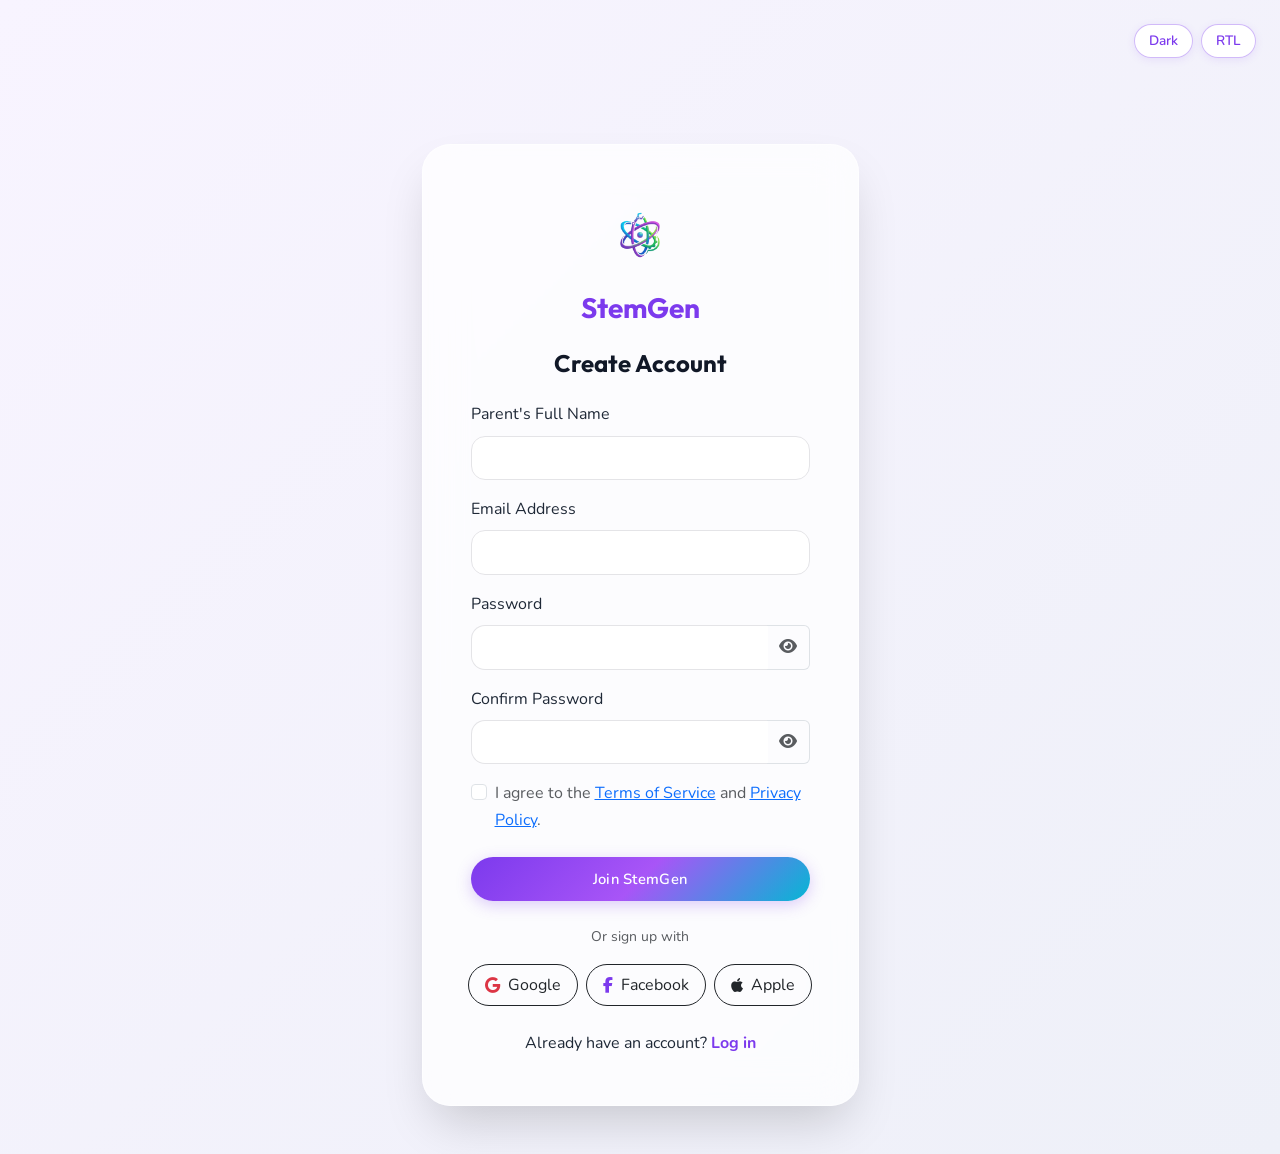
<file: signup.html>
<!DOCTYPE html>
<html lang="en">
<head>
    <meta charset="UTF-8">
    <meta name="viewport" content="width=device-width, initial-scale=1.0">
    <title>StemGen | Sign Up</title>
    <!-- Favicon -->
    <link rel="icon" type="image/svg+xml" href="images/favicon.svg">
    <!-- Google Fonts -->
    <link href="https://fonts.googleapis.com/css2?family=Nunito:wght@400;600;700&family=Outfit:wght@400;700;800&display=swap" rel="stylesheet">
    <!-- Bootstrap CSS -->
    <link id="bootstrap-css" href="https://cdn.jsdelivr.net/npm/bootstrap@5.3.0/dist/css/bootstrap.min.css" rel="stylesheet">
    <!-- AOS CSS -->
    <link href="https://unpkg.com/aos@2.3.1/dist/aos.css" rel="stylesheet">
    <!-- FontAwesome Icons -->
    <link rel="stylesheet" href="https://cdnjs.cloudflare.com/ajax/libs/font-awesome/6.4.0/css/all.min.css">
    <!-- Custom CSS -->
    <link rel="stylesheet" href="css/style.css?v=1.2">
</head>
<body style="background: var(--bg-gradient); min-height: 100vh; display: flex; flex-direction: column;">

    

    <!-- Sign Up Form Section -->
    <section class="flex-grow-1 d-flex align-items-center pt-5 mt-5">
        <div class="container py-5">
            <div class="row justify-content-center align-items-center g-5">
                
                

                <div class="col-12 col-sm-10 col-md-8 col-lg-6 col-xl-5" data-aos="fade-left">
                    <div class="glass-panel p-5">
                        <div class="text-center mb-4">
                            <a href="index.html" class="text-decoration-none">
                                <img src="images/stemgen_logo.png" alt="StemGen Logo" height="80" class="d-inline-block align-text-top">
                                <h3 class="fw-bold mt-3 text-primary">StemGen</h3>
                            </a>
                        </div>
                        <h4 class="fw-bold mb-4 text-center">Create Account</h4>
                        <form>
                            <div class="mb-3">
                                <label class="form-label">Parent's Full Name</label>
                                <input type="text" class="form-control form-control-lg" required>
                            </div>
                            <div class="mb-3">
                                <label class="form-label">Email Address</label>
                                <input type="email" class="form-control form-control-lg" required>
                            </div>
                            <div class="mb-3">
                                <label class="form-label">Password</label>
                                <div class="input-group">
                                    <input type="password" id="password" class="form-control form-control-lg border-end-0" required>
                                    <button class="btn btn-outline-secondary border-start-0" type="button" onclick="togglePasswordVisibility('password', this)">
                                        <i class="fas fa-eye text-muted"></i>
                                    </button>
                                </div>
                            </div>
                            <div class="mb-3">
                                <label class="form-label">Confirm Password</label>
                                <div class="input-group">
                                    <input type="password" id="confirm_password" class="form-control form-control-lg border-end-0" required>
                                    <button class="btn btn-outline-secondary border-start-0" type="button" onclick="togglePasswordVisibility('confirm_password', this)">
                                        <i class="fas fa-eye text-muted"></i>
                                    </button>
                                </div>
                            </div>
                            <div class="mb-4 form-check">
                                <input type="checkbox" class="form-check-input" id="terms" required>
                                <label class="form-check-label text-muted" for="terms">I agree to the <a href="#">Terms of Service</a> and <a href="#">Privacy Policy</a>.</label>
                            </div>
                            <button type="submit" class="btn btn-primary-custom btn-lg w-100">Join StemGen</button>
                        </form>
                        
                        <div class="text-center mt-4">
                            <p class="text-muted small mb-3">Or sign up with</p>
                            <div class="d-flex justify-content-center gap-2 mb-3">
                                <a href="#" class="btn btn-outline-dark d-flex align-items-center justify-content-center py-2 px-3 rounded-pill w-100 btn-social-login">
                                    <i class="fab fa-google text-danger me-2"></i> Google
                                </a>
                                <a href="#" class="btn btn-outline-dark d-flex align-items-center justify-content-center py-2 px-3 rounded-pill w-100 btn-social-login">
                                    <i class="fab fa-facebook-f text-primary me-2"></i> Facebook
                                </a>
                                <a href="#" class="btn btn-outline-dark d-flex align-items-center justify-content-center py-2 px-3 rounded-pill w-100 btn-social-login">
                                    <i class="fab fa-apple me-2"></i> Apple
                                </a>
                            </div>
                            <p class="mb-0 mt-4">Already have an account? <a href="login.html" class="fw-bold text-primary text-decoration-none">Log in</a></p>
                        </div>
                    </div>
                </div>

            </div>
        </div>
    </section>

    <!-- Bootstrap JS -->
    <script src="https://cdn.jsdelivr.net/npm/bootstrap@5.3.0/dist/js/bootstrap.bundle.min.js"></script>
    <!-- AOS JS -->
    <script src="https://unpkg.com/aos@2.3.1/dist/aos.js"></script>
    <!-- Custom JS -->
    <script src="js/main.js"></script>
    <script>
        function togglePasswordVisibility(id, btn) {
            const input = document.getElementById(id);
            const icon = btn.querySelector('i');
            if (input.type === 'password') {
                input.type = 'text';
                icon.classList.remove('fa-eye');
                icon.classList.add('fa-eye-slash');
            } else {
                input.type = 'password';
                icon.classList.remove('fa-eye-slash');
                icon.classList.add('fa-eye');
            }
        }
    </script>
</body>
</html>
</file>
<file: css/style.css>
/* =====================================================
   STEMGEN - PREMIUM DESIGN SYSTEM v3.0
   ===================================================== */

:root {
  --primary:        #7c3aed;
  --primary-dark:   #5b21b6;
  --primary-mid:    #8b5cf6;
  --primary-light:  #ede9fe;
  --primary-glow:   rgba(124, 58, 237, 0.25);
  --secondary:      #f59e0b;
  --secondary-dark: #d97706;
  --secondary-light:#fef3c7;
  --secondary-glow: rgba(245, 158, 11, 0.25);
  --accent:         #06b6d4;
  --accent-light:   #cffafe;
  --success:        #10b981;
  --success-light:  #d1fae5;
  --gray-50:  #fafafa;
  --gray-100: #f4f4f5;
  --gray-200: #e4e4e7;
  --gray-300: #d1d5db;
  --gray-400: #9ca3af;
  --gray-500: #6b7280;
  --gray-600: #4b5563;
  --gray-700: #374151;
  --gray-800: #1f2937;
  --gray-900: #111827;
  --gradient-primary:   linear-gradient(135deg, #7c3aed 0%, #a855f7 50%, #06b6d4 100%);
  --gradient-secondary: linear-gradient(135deg, #f59e0b 0%, #f97316 100%);
  --gradient-surface:   linear-gradient(135deg, #f8f4ff 0%, #eef0f8 100%);
  --font-heading: 'Outfit', 'Plus Jakarta Sans', sans-serif;
  --font-body:    'Plus Jakarta Sans', 'Nunito', sans-serif;
  --shadow-xs: 0 1px 3px rgba(0,0,0,0.05);
  --shadow-sm: 0 4px 6px -1px rgba(0,0,0,0.07), 0 2px 4px -1px rgba(0,0,0,0.04);
  --shadow-md: 0 10px 15px -3px rgba(0,0,0,0.08), 0 4px 6px -2px rgba(0,0,0,0.04);
  --shadow-lg: 0 20px 25px -5px rgba(0,0,0,0.1), 0 10px 10px -5px rgba(0,0,0,0.04);
  --shadow-xl: 0 25px 50px -12px rgba(0,0,0,0.18);
  --shadow-primary: 0 10px 30px -5px rgba(124,58,237,0.25), 0 4px 12px -2px rgba(124,58,237,0.15);
  --shadow-secondary: 0 8px 20px -4px rgba(245,158,11,0.25);
  --radius-sm: 8px;
  --radius-md: 14px;
  --radius-lg: 20px;
  --radius-xl: 28px;
  --radius-full: 9999px;
  --section-py: 100px;
  --border-light: 1px solid rgba(124,58,237,0.1);
  --border-glass: 1px solid rgba(255,255,255,0.4);
  /* Legacy aliases */
  --primary-color:   #7c3aed;
  --secondary-color: #f59e0b;
  --accent-color:    #06b6d4;
  --text-dark:       #111827;
  --text-light:      #f8f9fa;
  --bg-light:        #ffffff;
  --bg-gradient:     linear-gradient(135deg, #f8f4ff 0%, #eef0f8 100%);
  --primary-gradient: linear-gradient(135deg, #7c3aed 0%, #a855f7 50%, #06b6d4 100%);
}

*, *::before, *::after { box-sizing: border-box; }
html { scroll-behavior: smooth; }
body {
  font-family: var(--font-body);
  color: var(--gray-800);
  background: var(--gradient-surface);
  overflow-x: hidden;
  line-height: 1.65;
  -webkit-font-smoothing: antialiased;
}
h1, h2, h3, h4, h5, h6 {
  font-family: var(--font-heading);
  font-weight: 700;
  line-height: 1.2;
  color: var(--gray-900);
}
img { max-width: 100%; height: auto; }
img[height="40"] { height: 40px !important; width: auto !important; }
img[height="80"] { height: 80px !important; width: auto !important; }

/* ===== NAVBAR ===== */
.navbar {
  background: transparent;
  padding: 20px 0;
  transition: all 0.35s ease;
  z-index: 1050 !important;
  max-width: 100vw;
  overflow-x: hidden;
}
.navbar.navbar-scrolled {
  padding: 10px 0;
}
.navbar.navbar-scrolled .container {
  background: #ffffff !important;
  box-shadow: 0 4px 24px rgba(0,0,0,0.08);
  border-color: rgba(124, 58, 237, 0.15) !important;
}
.navbar .container {
  background: #ffffff !important;
  backdrop-filter: blur(20px);
  -webkit-backdrop-filter: blur(20px);
  border-radius: var(--radius-lg);
  box-shadow: var(--shadow-xl);
  border: 1px solid rgba(124,58,237,0.12) !important;
  padding: 10px 20px;
  transition: all 0.35s ease;
}
.navbar-brand {
  font-family: var(--font-heading);
  font-weight: 800;
  font-size: 1.6rem;
  color: var(--primary) !important;
  display: inline-flex;
  align-items: center;
  gap: 10px;
  text-decoration: none;
  letter-spacing: -0.01em;
}
.brand-icon {
  height: 38px;
  width: auto;
  transition: transform 0.4s cubic-bezier(0.34, 1.56, 0.64, 1);
}
.navbar-brand:hover .brand-icon { transform: scale(1.15) rotate(12deg); }

.nav-link {
  font-weight: 500;
  font-size: 0.92rem;
  color: var(--gray-700) !important;
  margin: 0 6px;
  padding: 8px 12px !important;
  border-radius: var(--radius-sm);
  transition: all 0.25s ease;
  position: relative;
  letter-spacing: 0.01em;
}
.nav-link::after {
  content: '';
  position: absolute;
  bottom: 4px; left: 12px; right: 12px;
  height: 2px;
  background: var(--gradient-primary);
  border-radius: 2px;
  transform: scaleX(0);
  transition: transform 0.25s ease;
}
.nav-link:hover { color: var(--primary) !important; background: var(--primary-light); }
.nav-link:hover::after { transform: scaleX(1); }
.nav-link.active { color: var(--primary) !important; font-weight: 600; }
.nav-link.active::after { transform: scaleX(1); }
.text-primary { color: var(--primary) !important; }

/* ===== TOGGLER ===== */
.navbar-toggler {
  border: 2px solid rgba(124,58,237,0.3) !important;
  padding: 6px 10px;
  border-radius: var(--radius-sm);
  transition: all 0.3s ease;
  background: transparent;
  flex-shrink: 0;
}
.navbar-toggler:focus { box-shadow: none; outline: none; }
.navbar-toggler:hover { border-color: var(--primary) !important; background: var(--primary-light); }
.navbar-toggler-icon {
  background-image: url("data:image/svg+xml,%3csvg xmlns='http://www.w3.org/2000/svg' viewBox='0 0 30 30'%3e%3cpath stroke='%237c3aed' stroke-width='2.5' stroke-linecap='round' stroke-miterlimit='10' d='M4 7h22M4 15h22M4 23h22'/%3e%3c/svg%3e") !important;
}
.navbar-collapse {
  max-width: 100%;
  overflow-x: hidden;
}

/* ===== BUTTONS ===== */
.btn-primary-custom {
  background: var(--gradient-primary);
  color: white;
  border: none;
  border-radius: var(--radius-full);
  padding: 11px 28px;
  font-weight: 600;
  font-size: 0.92rem;
  letter-spacing: 0.02em;
  transition: all 0.3s cubic-bezier(0.25, 0.8, 0.25, 1);
  box-shadow: 0 4px 15px var(--primary-glow);
  position: relative;
  overflow: hidden;
}
.btn-primary-custom::before {
  content: '';
  position: absolute; inset: 0;
  background: linear-gradient(135deg, rgba(255,255,255,0.15) 0%, transparent 50%);
  opacity: 0;
  transition: opacity 0.3s ease;
}
.btn-primary-custom:hover {
  transform: translateY(-2px);
  box-shadow: 0 8px 25px var(--primary-glow), 0 4px 10px rgba(0,0,0,0.1);
  color: white;
}
.btn-primary-custom:hover::before { opacity: 1; }

.btn-secondary-custom {
  background: var(--gradient-secondary);
  color: white;
  border: none;
  border-radius: var(--radius-full);
  padding: 11px 28px;
  font-weight: 600;
  font-size: 0.92rem;
  letter-spacing: 0.02em;
  transition: all 0.3s ease;
  box-shadow: var(--shadow-secondary);
}
.btn-secondary-custom:hover {
  transform: translateY(-2px);
  box-shadow: 0 8px 25px var(--secondary-glow);
  color: white;
}

.btn-outline-primary-custom {
  background: transparent;
  color: var(--primary);
  border: 2px solid var(--primary);
  border-radius: var(--radius-full);
  padding: 9px 26px;
  font-weight: 600;
  font-size: 0.92rem;
  transition: all 0.3s ease;
  display: inline-block;
  text-decoration: none;
}
.btn-outline-primary-custom:hover {
  background: var(--primary);
  color: white;
  transform: translateY(-2px);
  box-shadow: var(--shadow-primary);
}

/* ===== HERO ===== */
.hero-section {
  min-height: 88vh;
  display: flex;
  align-items: center;
  position: relative;
  background-size: cover;
  background-position: center;
  padding: 100px 0 60px;
  overflow: hidden;
}
.hero-overlay {
  position: absolute;
  inset: 0;
  background: rgba(255,255,255,0.88);
}
.hero-section.hero-home .hero-overlay {
  background: linear-gradient(135deg, rgba(76,29,149,0.80) 0%, rgba(6,182,212,0.60) 100%);
}
.hero-section.hero-shop .hero-overlay {
  background: linear-gradient(160deg, rgba(15,10,40,0.82) 0%, rgba(124,58,237,0.72) 100%);
}
.hero-section.hero-about .hero-overlay {
  background: linear-gradient(135deg, rgba(58,13,92,0.88) 0%, rgba(124,58,237,0.72) 100%);
}
.hero-section.hero-services .hero-overlay {
  background: linear-gradient(135deg, rgba(245,158,11,0.80) 0%, rgba(124,58,237,0.85) 100%);
}
.hero-section.hero-pricing .hero-overlay {
  background: linear-gradient(135deg, rgba(124,58,237,0.90) 0%, rgba(6,182,212,0.72) 100%);
}
.hero-section.hero-contact .hero-overlay {
  background: linear-gradient(160deg, rgba(124,58,237,0.88) 0%, rgba(30,10,60,0.92) 100%);
}
.hero-content { position: relative; z-index: 2; }

.hero-title {
  font-family: var(--font-heading);
  font-size: clamp(2.6rem, 5.5vw, 4.5rem);
  font-weight: 800;
  letter-spacing: -0.03em;
  line-height: 1.1;
  background: var(--gradient-primary);
  -webkit-background-clip: text;
  -webkit-text-fill-color: transparent;
  background-clip: text;
  margin-bottom: 20px;
}
.hero-title.text-white {
  background: none !important;
  -webkit-text-fill-color: #ffffff;
  color: #ffffff !important;
}

/* floating orbs */
.hero-orb {
  position: absolute;
  border-radius: 50%;
  filter: blur(80px);
  opacity: 0.35;
  animation: floatOrb 8s ease-in-out infinite;
  pointer-events: none;
  z-index: 0;
}
.hero-orb-1 {
  width: 400px; height: 400px;
  background: radial-gradient(circle, #a855f7 0%, transparent 70%);
  top: -10%; left: -5%;
}
.hero-orb-2 {
  width: 300px; height: 300px;
  background: radial-gradient(circle, #06b6d4 0%, transparent 70%);
  bottom: -5%; right: 10%;
  animation-delay: -3s;
}
.hero-orb-3 {
  width: 250px; height: 250px;
  background: radial-gradient(circle, #f59e0b 0%, transparent 70%);
  top: 40%; right: -5%;
  animation-delay: -5s;
}
@keyframes floatOrb {
  0%, 100% { transform: translate(0,0) scale(1); }
  33%       { transform: translate(30px,-20px) scale(1.05); }
  66%       { transform: translate(-15px,15px) scale(0.97); }
}

/* trust badge */
.trust-badge {
  display: inline-flex;
  align-items: center;
  gap: 8px;
  background: rgba(255,255,255,0.18);
  backdrop-filter: blur(12px);
  border: 1px solid rgba(255,255,255,0.35);
  border-radius: var(--radius-full);
  padding: 8px 20px;
  font-size: 0.82rem;
  font-weight: 600;
  letter-spacing: 0.04em;
  color: white;
  margin-bottom: 24px;
}
.trust-badge .badge-dot {
  width: 8px; height: 8px;
  border-radius: 50%;
  background: var(--secondary);
  animation: pulse 2s infinite;
}
@keyframes pulse {
  0%, 100% { opacity: 1; transform: scale(1); }
  50%       { opacity: 0.6; transform: scale(0.85); }
}

/* hero stats */
.hero-stats { display: flex; gap: 32px; margin-top: 36px; flex-wrap: wrap; }
.hero-stat { display: flex; flex-direction: column; }
.hero-stat-value {
  font-family: var(--font-heading);
  font-size: 1.8rem; font-weight: 800;
  color: white; line-height: 1;
}
.hero-stat-label {
  font-size: 0.78rem;
  color: rgba(255,255,255,0.75);
  letter-spacing: 0.04em; margin-top: 4px;
}

/* ===== SECTIONS ===== */
.section-padding { padding: var(--section-py) 0; }

.section-label {
  display: inline-flex;
  align-items: center;
  gap: 8px;
  font-size: 0.78rem;
  font-weight: 700;
  letter-spacing: 0.1em;
  text-transform: uppercase;
  color: var(--primary);
  background: var(--primary-light);
  border-radius: var(--radius-full);
  padding: 6px 16px;
  margin-bottom: 16px;
}

.section-title {
  text-align: center;
  font-size: clamp(1.75rem, 3vw, 2.5rem);
  font-weight: 800;
  letter-spacing: -0.02em;
  color: var(--gray-900);
  margin-bottom: 16px;
  position: relative;
  padding-bottom: 0;
}
.section-title::after { display: none; }

.section-subtitle {
  text-align: center;
  font-size: 1.05rem;
  color: var(--gray-500);
  max-width: 560px;
  margin: 0 auto 56px;
  line-height: 1.7;
}

/* ===== FEATURE CARDS ===== */
.feature-card {
  background: white;
  border-radius: var(--radius-xl);
  border: var(--border-light);
  box-shadow: var(--shadow-md);
  transition: all 0.4s cubic-bezier(0.165, 0.84, 0.44, 1);
  overflow: hidden;
  height: 100%;
}
.feature-card:hover {
  transform: translateY(-10px);
  box-shadow: var(--shadow-primary);
  border-color: rgba(124,58,237,0.2);
}

.card-img-wrapper {
  height: 240px; overflow: hidden; position: relative;
}
.card-img-wrapper img {
  width: 100%; height: 100%; object-fit: cover;
  transition: transform 0.6s ease;
}
.feature-card:hover .card-img-wrapper img { transform: scale(1.08); }

/* ===== PRODUCT CARDS ===== */
.product-card {
  background: rgba(255,255,255,0.92) !important;
  backdrop-filter: blur(12px);
  -webkit-backdrop-filter: blur(12px);
  border: 1px solid rgba(124,58,237,0.1) !important;
  border-radius: var(--radius-xl) !important;
  box-shadow: var(--shadow-md) !important;
  transition: all 0.4s cubic-bezier(0.175, 0.885, 0.32, 1.275) !important;
  overflow: hidden !important;
  position: relative;
  height: 100%;
}
.product-card:hover {
  transform: translateY(-10px) scale(1.01) !important;
  box-shadow: 0 24px 48px rgba(124,58,237,0.18) !important;
  border-color: rgba(124,58,237,0.25) !important;
}
.product-card .card-img-wrapper {
  border-radius: var(--radius-xl) var(--radius-xl) 0 0 !important;
  overflow: hidden !important;
  height: 220px;
}
.product-card img { transition: transform 0.6s ease !important; }
.product-card:hover img { transform: scale(1.08) !important; }

/* wishlist */
.product-wishlist {
  position: absolute; top: 12px; right: 12px;
  width: 36px; height: 36px; border-radius: 50%;
  background: rgba(255,255,255,0.9);
  border: none; display: flex;
  align-items: center; justify-content: center;
  cursor: pointer; transition: all 0.3s ease;
  box-shadow: var(--shadow-sm);
  color: var(--gray-400); z-index: 2;
  backdrop-filter: blur(6px);
}
.product-wishlist:hover {
  background: white; color: #ef4444;
  transform: scale(1.15);
  box-shadow: 0 4px 15px rgba(239,68,68,0.25);
}

/* new badge */
.product-new-badge {
  position: absolute; top: 12px; left: 12px;
  background: var(--gradient-primary);
  color: white; font-size: 0.7rem; font-weight: 700;
  letter-spacing: 0.06em; padding: 4px 12px;
  border-radius: var(--radius-full); z-index: 2;
}

/* stars */
.product-stars {
  display: flex; align-items: center; gap: 2px;
  font-size: 0.8rem; color: #f59e0b;
}
.product-stars-count {
  font-size: 0.78rem; color: var(--gray-500); margin-left: 6px;
}

/* price */
.product-price {
  font-family: var(--font-heading);
  font-size: 1.4rem; font-weight: 800;
  color: var(--primary); letter-spacing: -0.02em;
}
.product-price-original {
  font-size: 0.9rem; color: var(--gray-400);
  text-decoration: line-through; font-weight: 500;
}
.product-discount-badge {
  display: inline-flex; align-items: center;
  background: #fef2f2; color: #dc2626;
  font-size: 0.72rem; font-weight: 700;
  padding: 3px 9px; border-radius: var(--radius-full);
  letter-spacing: 0.02em;
}

/* add to cart */
.btn-add-cart {
  width: 100%;
  background: var(--gradient-primary);
  color: white; border: none;
  border-radius: var(--radius-md);
  padding: 11px 20px;
  font-weight: 600; font-size: 0.88rem;
  letter-spacing: 0.02em;
  transition: all 0.3s ease;
  position: relative; overflow: hidden;
}
.btn-add-cart::before {
  content: ''; position: absolute; inset: 0;
  background: linear-gradient(135deg, rgba(255,255,255,0.18) 0%, transparent 50%);
  opacity: 0; transition: opacity 0.3s ease;
}
.btn-add-cart:hover {
  transform: translateY(-2px);
  box-shadow: var(--shadow-primary);
  color: white;
}
.btn-add-cart:hover::before { opacity: 1; }

/* ===== ICON BOXES ===== */
.icon-box {
  background: white;
  border-radius: var(--radius-xl);
  padding: 36px 28px;
  text-align: center;
  box-shadow: var(--shadow-md);
  transition: all 0.4s cubic-bezier(0.165, 0.84, 0.44, 1);
  border: var(--border-light);
  height: 100%;
  display: flex; flex-direction: column;
  align-items: center;
  position: relative; overflow: hidden;
}
.icon-box::before {
  content: ''; position: absolute; top: 0; left: 0;
  width: 100%; height: 4px;
  background: transparent; transition: background 0.3s ease;
}
.icon-box:hover {
  transform: translateY(-8px);
  box-shadow: var(--shadow-primary);
  border-color: rgba(124,58,237,0.15);
}
.icon-box:hover::before { background: var(--gradient-primary); }
.icon-box:hover .icon-wrap { transform: scale(1.1) rotate(5deg); }
.icon-box .icon-wrap {
  width: 76px; height: 76px;
  border-radius: 50%;
  display: inline-flex; align-items: center; justify-content: center;
  margin-bottom: 24px; flex-shrink: 0;
  transition: transform 0.4s cubic-bezier(0.34, 1.56, 0.64, 1);
}
.icon-wrap.icon-primary   { background: var(--primary-light); color: var(--primary); }
.icon-wrap.icon-secondary { background: var(--secondary-light); color: var(--secondary-dark); }
.icon-wrap.icon-accent    { background: var(--accent-light); color: #0e7490; }
.icon-wrap.icon-success   { background: var(--success-light); color: #059669; }
.icon-box h4 { font-size: 1.1rem; font-weight: 700; margin-bottom: 10px; color: var(--gray-900); }
.icon-box p  { font-size: 0.93rem; color: var(--gray-500); margin: 0; line-height: 1.6; }
.icon-wrap svg { width: 32px; height: 32px; }
.icon-box:hover .icon-wrap svg { stroke-width: 2.5; }
.icon-box.icon-box-dark { background: rgba(255,255,255,0.1); border: 1px solid rgba(255,255,255,0.18); }
.icon-box.icon-box-dark h4 { color: white; }
.icon-box.icon-box-dark p  { color: rgba(255,255,255,0.75); }

/* ===== GLASS PANEL ===== */
.glass-panel {
  background: rgba(255,255,255,0.75);
  backdrop-filter: blur(20px);
  -webkit-backdrop-filter: blur(20px);
  border: 1px solid rgba(255,255,255,0.5);
  border-radius: var(--radius-xl);
  padding: 40px;
  box-shadow: var(--shadow-xl);
}

/* ===== STATS STRIP ===== */
.stats-strip {
  background: var(--gradient-primary);
  padding: 70px 0; position: relative; overflow: hidden;
}
.stats-strip::before {
  content: ''; position: absolute; inset: 0;
  background-image: radial-gradient(circle, rgba(255,255,255,0.08) 1px, transparent 1px);
  background-size: 30px 30px;
}
.stats-strip .container { position: relative; z-index: 1; }
.stat-item { text-align: center; padding: 20px; }
.stat-number {
  font-family: var(--font-heading);
  font-size: clamp(2.2rem, 4vw, 3.2rem);
  font-weight: 800; color: white; line-height: 1;
  letter-spacing: -0.03em; display: block;
}
.stat-label {
  font-size: 0.88rem; color: rgba(255,255,255,0.7);
  margin-top: 8px; font-weight: 500; letter-spacing: 0.03em;
}

/* ===== DEAL SECTION ===== */
.deal-card {
  border-radius: var(--radius-xl); overflow: hidden;
  box-shadow: var(--shadow-xl); background: white;
  border: var(--border-light);
}
.deal-countdown { display: flex; gap: 12px; flex-wrap: wrap; }
.countdown-unit {
  background: var(--primary-light);
  border-radius: var(--radius-md);
  padding: 12px 16px; text-align: center; min-width: 60px;
}
.countdown-value {
  font-family: var(--font-heading);
  font-size: 1.6rem; font-weight: 800;
  color: var(--primary); display: block; line-height: 1;
}
.countdown-label {
  font-size: 0.68rem; color: var(--primary);
  font-weight: 600; letter-spacing: 0.06em;
  text-transform: uppercase; margin-top: 4px; display: block;
}

/* ===== REVIEW CARDS ===== */
.review-card {
  background: white;
  border-radius: var(--radius-xl);
  padding: 28px; box-shadow: var(--shadow-md);
  border: var(--border-light); height: 100%;
  transition: all 0.35s ease;
  position: relative; overflow: hidden;
}
.review-card::before {
  content: '"'; position: absolute;
  top: -10px; right: 20px;
  font-size: 8rem; font-family: var(--font-heading);
  color: var(--primary-light); line-height: 1;
  font-weight: 900; pointer-events: none;
}
.review-card:hover { transform: translateY(-6px); box-shadow: var(--shadow-primary); }
.review-avatar {
  width: 52px; height: 52px; border-radius: 50%;
  object-fit: cover; border: 3px solid var(--primary-light);
}

/* ===== BLOG CARDS ===== */
.blog-card {
  border-radius: var(--radius-xl); overflow: hidden;
  box-shadow: var(--shadow-md); background: white;
  height: 100%; transition: all 0.35s ease;
  border: var(--border-light);
}
.blog-card:hover {
  transform: translateY(-8px); box-shadow: var(--shadow-primary);
  border-color: rgba(124,58,237,0.2);
}
.blog-card-img { height: 210px; overflow: hidden; }
.blog-card-img img {
  width: 100%; height: 100%; object-fit: cover;
  transition: transform 0.6s ease;
}
.blog-card:hover .blog-card-img img { transform: scale(1.07); }
.blog-tag {
  display: inline-block; font-size: 0.72rem; font-weight: 700;
  letter-spacing: 0.08em; text-transform: uppercase;
  padding: 4px 12px; border-radius: var(--radius-full); margin-bottom: 10px;
}

/* ===== PLAY BUTTON ===== */
.play-btn {
  width: 80px; height: 80px; border-radius: 50%;
  background: white; color: var(--primary);
  display: inline-flex; align-items: center; justify-content: center;
  transition: all 0.35s cubic-bezier(0.25, 0.8, 0.25, 1);
  box-shadow: 0 0 0 12px rgba(255,255,255,0.25), 0 8px 25px rgba(0,0,0,0.2);
  cursor: pointer; border: none;
  animation: playPulse 2.5s ease-in-out infinite;
}
@keyframes playPulse {
  0%, 100% { box-shadow: 0 0 0 12px rgba(255,255,255,0.25), 0 8px 25px rgba(0,0,0,0.2); }
  50%       { box-shadow: 0 0 0 20px rgba(255,255,255,0.12), 0 8px 25px rgba(0,0,0,0.2); }
}
.play-btn:hover {
  transform: scale(1.12);
  background: var(--primary); color: white;
  box-shadow: 0 0 0 16px rgba(255,255,255,0.18), 0 12px 35px rgba(124,58,237,0.5);
  animation: none;
}

/* ===== PARTNER SCHOOLS ===== */
.partner-school { opacity: 0.72; transition: all 0.3s ease; cursor: pointer; }
.partner-school h3 { color: var(--gray-700); transition: color 0.3s ease; }
.partner-school:hover { opacity: 1; transform: translateY(-4px) scale(1.04); }
.partner-logo-box {
  background: white; border-radius: var(--radius-lg);
  padding: 20px 24px; border: 1px solid rgba(124,58,237,0.1);
  box-shadow: var(--shadow-sm); transition: all 0.3s ease;
}
.partner-school:hover .partner-logo-box {
  box-shadow: var(--shadow-primary); border-color: rgba(124,58,237,0.2);
}

/* ===== DOWNLOAD APP ===== */
.download-app-section {
  background: var(--gradient-primary) !important;
  position: relative; overflow: hidden;
}
.download-app-section::before {
  content: ''; position: absolute; inset: 0;
  background-image: radial-gradient(circle, rgba(255,255,255,0.06) 1px, transparent 1px);
  background-size: 28px 28px;
}
.download-app-section .container { position: relative; z-index: 1; }

/* ===== NEWSLETTER ===== */
.newsletter-section {
  position: relative; background-size: cover;
  background-position: center; overflow: hidden;
}
.newsletter-section::before {
  content: ''; position: absolute; inset: 0;
  background: linear-gradient(135deg, rgba(76,29,149,0.90) 0%, rgba(58,13,92,0.95) 100%);
}
.newsletter-section .container { position: relative; z-index: 1; }
.newsletter-input-wrap {
  display: flex; gap: 0; max-width: 520px; margin: 0 auto;
  background: rgba(255,255,255,0.12);
  border: 1px solid rgba(255,255,255,0.3);
  border-radius: var(--radius-full);
  padding: 6px 6px 6px 20px; backdrop-filter: blur(10px);
}
.newsletter-input {
  background: transparent !important; border: none !important;
  color: white !important; flex: 1; font-size: 0.93rem; padding: 4px 0;
}
.newsletter-input::placeholder { color: rgba(255,255,255,0.6) !important; }
.newsletter-input:focus { box-shadow: none !important; outline: none !important; }
.newsletter-btn {
  background: var(--gradient-secondary); color: white;
  border: none; border-radius: var(--radius-full);
  padding: 10px 24px; font-weight: 700; font-size: 0.88rem;
  white-space: nowrap; transition: all 0.3s ease; letter-spacing: 0.02em;
}
.newsletter-btn:hover { transform: scale(1.04); box-shadow: var(--shadow-secondary); color: white; }

/* ===== FOOTER ===== */
footer {
  background: #0a0512 !important;
  color: white; padding: 72px 0 24px;
  position: relative; overflow: hidden;
  margin-top: 0 !important;
}
footer::before {
  content: ''; position: absolute;
  top: 0; left: 0; right: 0; height: 1px;
  background: var(--gradient-primary);
}
footer h5 {
  color: white; font-weight: 700; font-size: 0.95rem;
  letter-spacing: 0.03em; margin-bottom: 20px !important;
}
footer a {
  color: rgba(255,255,255,0.55);
  text-decoration: none; transition: all 0.25s ease; font-size: 0.9rem;
}
footer a:hover { color: var(--secondary); }
footer a.text-white-50 { display: inline-block; transition: all 0.25s ease; }
footer a.text-white-50:hover { color: var(--secondary) !important; transform: translateX(5px); }
footer .form-control {
  background: rgba(255,255,255,0.08);
  border: 1px solid rgba(255,255,255,0.15);
  color: white; font-size: 0.88rem;
}
footer .form-control::placeholder { color: rgba(255,255,255,0.4); }
footer .form-control:focus {
  background: rgba(255,255,255,0.12);
  border-color: var(--primary-mid); box-shadow: none; color: white;
}
.social-icons a {
  display: inline-flex; align-items: center; justify-content: center;
  width: 40px; height: 40px; border-radius: 50%;
  background: rgba(255,255,255,0.07);
  border: 1px solid rgba(255,255,255,0.12);
  transition: all 0.3s ease; text-decoration: none;
}
.social-icons a:hover {
  background: var(--primary); border-color: var(--primary);
  color: white !important; transform: translateY(-3px);
  box-shadow: 0 6px 16px var(--primary-glow);
}

/* ===== AGE CIRCLES ===== */
.age-circle { transition: all 0.3s cubic-bezier(0.25, 0.8, 0.25, 1); cursor: pointer; }
.age-circle:hover { transform: scale(1.1) !important; box-shadow: 0 15px 30px rgba(0,0,0,0.2) !important; }

/* ===== SCROLL TO TOP ===== */
.btn-scroll-top {
  position: fixed; bottom: 28px; right: 28px;
  width: 50px; height: 50px; border-radius: 50%;
  background: var(--gradient-primary); color: white;
  border: none; display: flex; align-items: center;
  justify-content: center; font-size: 1.1rem; cursor: pointer;
  opacity: 0; visibility: hidden; transform: translateY(20px);
  transition: all 0.35s cubic-bezier(0.175, 0.885, 0.32, 1.275);
  box-shadow: var(--shadow-primary); z-index: 999;
}
.btn-scroll-top.show { opacity: 1; visibility: visible; transform: translateY(0); }
.btn-scroll-top:hover { transform: translateY(-4px) scale(1.08); color: white; }

/* ===== PATTERNS ===== */
.bg-dots {
  background-color: #f8f4ff;
  background-image: radial-gradient(circle, rgba(124,58,237,0.1) 1.5px, transparent 1.5px);
  background-size: 24px 24px;
}
.bg-stripe {
  background-color: #fafafe;
  background-image: repeating-linear-gradient(
    -45deg, rgba(124,58,237,0.04) 0px,
    rgba(124,58,237,0.04) 2px, transparent 2px, transparent 16px
  );
}

/* ===== SECTION BG ===== */
.section-bg { position: relative; background-size: cover; background-position: center; }
.section-bg > .container { position: relative; z-index: 1; }
.section-bg::before { content: ''; position: absolute; inset: 0; z-index: 0; }
.section-bg.overlay-light::before   { background: rgba(255,255,255,0.92); }
.section-bg.overlay-soft::before    { background: rgba(255,255,255,0.78); }
.section-bg.overlay-dark::before    { background: rgba(15,5,30,0.76); }
.section-bg.overlay-purple::before  { background: linear-gradient(135deg, rgba(76,29,149,0.90) 0%, rgba(30,10,60,0.95) 100%); }
.section-bg.overlay-orange::before  { background: linear-gradient(135deg, rgba(245,158,11,0.85) 0%, rgba(239,68,68,0.88) 100%); }
.section-bg.overlay-gradient::before{ background: linear-gradient(135deg, rgba(124,58,237,0.85) 0%, rgba(6,182,212,0.75) 100%); }

/* ===== PAGE HERO ===== */
.page-hero {
  min-height: 52vh; display: flex; align-items: center;
  position: relative; background-size: cover; background-position: center;
  padding: 120px 0 80px; overflow: hidden;
}
.page-hero .hero-overlay { position: absolute; inset: 0; }
.page-hero .container { position: relative; z-index: 1; }

/* ===== STEP CARDS ===== */
.step-card {
  background: white; border-radius: var(--radius-lg);
  padding: 32px 24px; box-shadow: var(--shadow-md);
  height: 100%; position: relative;
  transition: all 0.3s ease; border: var(--border-light);
}
.step-card:hover { transform: translateY(-6px); box-shadow: var(--shadow-primary); }
.step-number {
  width: 50px; height: 50px; border-radius: 50%;
  background: var(--gradient-primary); color: white;
  font-weight: 800; font-size: 1.15rem;
  display: flex; align-items: center; justify-content: center;
  margin-bottom: 18px; font-family: var(--font-heading);
  box-shadow: var(--shadow-primary);
}

/* ===== PRICING ===== */
.pricing-card-featured { background: var(--gradient-primary) !important; color: white !important; border: none !important; }
.pricing-card-featured h3, .pricing-card-featured h2, .pricing-card-featured li { color: white !important; }
.pricing-card-featured .text-muted { color: rgba(255,255,255,0.72) !important; }
.pricing-card-featured .text-primary { color: #fcd34d !important; }
.pricing-card-featured .badge { background-color: var(--secondary) !important; color: #1a1a1a !important; }
@media (min-width: 992px) {
  .pricing-card-featured { transform: scale(1.07); z-index: 2; position: relative; }
}

/* ===== TEAM CARDS ===== */
.team-card {
  border-radius: var(--radius-xl); overflow: hidden;
  box-shadow: var(--shadow-md); transition: all 0.35s ease;
  background: white; height: 100%; border: var(--border-light);
}
.team-card:hover { transform: translateY(-8px); box-shadow: var(--shadow-primary); }
.team-card .team-img { height: 280px; overflow: hidden; }
.team-card .team-img img {
  width: 100%; height: 100%; object-fit: cover;
  object-position: center; transition: transform 0.6s ease;
}
.team-card:hover .team-img img { transform: scale(1.06); }
.team-card-body { padding: 20px 24px 24px; }

.office-card {
  border-radius: var(--radius-xl); padding: 32px 24px;
  background: white; box-shadow: var(--shadow-md);
  height: 100%; transition: all 0.3s ease;
  text-align: center; border: var(--border-light);
}
.office-card:hover { transform: translateY(-6px); box-shadow: var(--shadow-primary); }
.office-card .office-icon {
  width: 56px; height: 56px; border-radius: 50%;
  display: inline-flex; align-items: center; justify-content: center; margin-bottom: 16px;
}

/* ===== SOCIAL ICONS ===== */
.social-icon-btn {
  display: inline-flex; align-items: center; justify-content: center;
  width: 44px; height: 44px; border-radius: 50%;
  background: var(--gray-100); color: var(--gray-700);
  border: 1px solid var(--gray-200); font-size: 1.1rem;
  transition: all 0.3s ease; text-decoration: none;
}
.social-icon-btn:hover {
  background: var(--primary); color: white !important;
  transform: translateY(-3px); box-shadow: var(--shadow-primary);
  border-color: var(--primary);
}

/* ===== FILTER BUTTONS ===== */
.filter-btn {
  border-radius: var(--radius-full) !important;
  font-weight: 600 !important; font-size: 0.88rem !important;
  padding: 8px 20px !important; transition: all 0.25s ease !important;
}
.filter-btn.active, .filter-btn:focus {
  background: var(--gradient-primary) !important;
  color: white !important; border-color: transparent !important;
  box-shadow: var(--shadow-primary) !important;
}

/* ===== FORMS ===== */
.form-control, .form-select {
  border-radius: var(--radius-md);
  border: 1px solid var(--gray-200);
  font-size: 0.93rem; color: var(--gray-800);
  transition: all 0.25s ease; padding: 10px 14px;
}
.form-control:focus, .form-select:focus {
  border-color: var(--primary);
  box-shadow: 0 0 0 3px var(--primary-glow); outline: none;
}

/* ===== BADGES ===== */
.badge-primary-brand   { background-color: var(--primary) !important; color: white; }
.badge-secondary-brand { background-color: var(--secondary) !important; color: #1a1a1a; }
.badge-accent-brand    { background-color: var(--accent) !important; color: white; }

/* ===== MISC ===== */
.value-card { display: flex; flex-direction: column; }
.value-card h4 { min-height: 3.2rem; display: flex; align-items: center; justify-content: center; }

.demo-section {
  background: var(--primary-gradient);
}

.btn-theme-toggle, .btn-rtl-toggle {
  background: rgba(255, 255, 255, 0.95);
  border: 1px solid rgba(124, 58, 237, 0.35);
  color: var(--primary) !important;
  border-radius: var(--radius-full);
  padding: 5px 14px;
  margin-left: 8px;
  font-weight: 600;
  font-size: 0.85rem;
  transition: all 0.25s ease;
  box-shadow: 0 2px 8px rgba(124, 58, 237, 0.1);
  display: inline-flex;
  align-items: center;
  justify-content: center;
  cursor: pointer;
}
.btn-theme-toggle:hover, .btn-rtl-toggle:hover {
  background: var(--primary) !important;
  color: #ffffff !important;
  border-color: var(--primary) !important;
  box-shadow: 0 4px 14px rgba(124, 58, 237, 0.3);
}
.input-group .btn { border-color: #dee2e6 !important; }

.bg-purple-light { background-color: #f5f0ff !important; }

/* ===== DARK MODE ===== */
[data-bs-theme="dark"] {
  --bg-gradient: linear-gradient(135deg, #0e0719 0%, #05020f 100%);
  --border-light: 1px solid rgba(255,255,255,0.08);
  --gradient-surface: linear-gradient(135deg, #0e0719 0%, #05020f 100%);
  --gray-100: #150c26;
  --gray-800: #f3effa;
  --gray-900: #ffffff;
}
[data-bs-theme="dark"] body { background: linear-gradient(135deg, #0e0719 0%, #05020f 100%); color: #f3effa; }
[data-bs-theme="dark"] .navbar { background: transparent !important; border-bottom: none; }
[data-bs-theme="dark"] .navbar.navbar-scrolled { background: transparent !important; }
[data-bs-theme="dark"] .navbar .container { background: rgba(22, 12, 38, 0.92) !important; border-color: rgba(255, 255, 255, 0.15) !important; box-shadow: 0 10px 30px rgba(0, 0, 0, 0.5); }
[data-bs-theme="dark"] .navbar-collapse { background: rgba(22, 12, 38, 0.95) !important; border: 1px solid rgba(255, 255, 255, 0.15) !important; }
[data-bs-theme="dark"] .navbar .nav-link { color: rgba(255, 255, 255, 0.85) !important; }
[data-bs-theme="dark"] .navbar .nav-link:hover { background: rgba(124, 58, 237, 0.25) !important; color: #ffffff !important; }
[data-bs-theme="dark"] .navbar .nav-link.active { color: #c4b5fd !important; font-weight: 600; }
[data-bs-theme="dark"] .navbar-brand { color: #c4b5fd !important; }
[data-bs-theme="dark"] .feature-card,
[data-bs-theme="dark"] .product-card,
[data-bs-theme="dark"] .blog-card,
[data-bs-theme="dark"] .step-card,
[data-bs-theme="dark"] .team-card,
[data-bs-theme="dark"] .office-card,
[data-bs-theme="dark"] .icon-box {
  background: rgba(22,12,38,0.85) !important;
  color: #f3effa; border: 1px solid rgba(255,255,255,0.08) !important;
  backdrop-filter: blur(10px);
}
[data-bs-theme="dark"] .product-card .card-title,
[data-bs-theme="dark"] .product-card h4,
[data-bs-theme="dark"] .product-card h5 { color: #ffffff !important; }
[data-bs-theme="dark"] .product-card .text-muted { color: rgba(255,255,255,0.65) !important; }
[data-bs-theme="dark"] .product-price { color: #a78bfa !important; }
[data-bs-theme="dark"] .glass-panel { background: rgba(22,12,38,0.65); border: 1px solid rgba(255,255,255,0.1); }
[data-bs-theme="dark"] .hero-overlay { background: rgba(10,5,18,0.84) !important; }
[data-bs-theme="dark"] .hero-section.hero-home .hero-overlay { background: linear-gradient(135deg, rgba(60,20,120,0.88) 0%, rgba(6,182,212,0.65) 100%) !important; }
[data-bs-theme="dark"] .hero-section.hero-shop .hero-overlay { background: linear-gradient(160deg, rgba(5,2,15,0.90) 0%, rgba(124,58,237,0.80) 100%) !important; }
[data-bs-theme="dark"] .section-bg.overlay-light::before { background: rgba(14,7,25,0.92) !important; }
[data-bs-theme="dark"] .icon-box h4 { color: white; }
[data-bs-theme="dark"] .icon-box p { color: rgba(255,255,255,0.65); }
[data-bs-theme="dark"] .icon-wrap.icon-primary   { background: rgba(124,58,237,0.25); color: #c4b5fd; }
[data-bs-theme="dark"] .icon-wrap.icon-secondary  { background: rgba(245,158,11,0.2); color: #fbbf24; }
[data-bs-theme="dark"] .icon-wrap.icon-accent     { background: rgba(6,182,212,0.2); color: #67e8f9; }
[data-bs-theme="dark"] .icon-wrap.icon-success    { background: rgba(16,185,129,0.2); color: #6ee7b7; }
[data-bs-theme="dark"] .bg-light { background-color: #0e0719 !important; }
[data-bs-theme="dark"] .bg-purple-light { background-color: #0e0719 !important; }
[data-bs-theme="dark"] .bg-white { background-color: rgba(22,12,38,0.9) !important; color: white !important; }
[data-bs-theme="dark"] .bg-dots {
  background-color: #0c0618 !important;
  background-image: radial-gradient(circle, rgba(124,58,237,0.15) 1.5px, transparent 1.5px) !important;
}
[data-bs-theme="dark"] .bg-dots .section-title { color: #ffffff !important; text-shadow: 0 2px 10px rgba(0,0,0,0.5); }
[data-bs-theme="dark"] .bg-stripe {
  background-color: #080410 !important;
  background-image: repeating-linear-gradient(
    -45deg, rgba(124,58,237,0.1) 0px,
    rgba(124,58,237,0.1) 2px, transparent 2px, transparent 16px
  ) !important;
}
[data-bs-theme="dark"] footer { background: #060210 !important; }
[data-bs-theme="dark"] .btn-outline-dark { color: rgba(255,255,255,0.85) !important; border-color: rgba(255,255,255,0.3) !important; }
[data-bs-theme="dark"] .btn-outline-dark:hover { background: var(--primary) !important; border-color: var(--primary) !important; color: white !important; }
[data-bs-theme="dark"] .btn-outline-primary-custom { color: #c4b5fd !important; border-color: #c4b5fd !important; }
[data-bs-theme="dark"] .btn-outline-primary-custom:hover { background: #c4b5fd !important; color: #1a1a2e !important; }
[data-bs-theme="dark"] .form-control, [data-bs-theme="dark"] .form-select { background: rgba(22,12,38,1); color: white; border-color: rgba(255,255,255,0.12); }
[data-bs-theme="dark"] .form-control:focus, [data-bs-theme="dark"] .form-select:focus { background: rgba(33,18,56,1); color: white; }
[data-bs-theme="dark"] .btn-theme-toggle, [data-bs-theme="dark"] .btn-rtl-toggle { background: rgba(22,12,38,0.85) !important; color: #c4b5fd !important; border-color: rgba(196,181,253,0.4) !important; }
[data-bs-theme="dark"] .btn-theme-toggle:hover, [data-bs-theme="dark"] .btn-rtl-toggle:hover { background: var(--primary) !important; border-color: var(--primary) !important; color: white !important; }
[data-bs-theme="dark"] .deal-card, [data-bs-theme="dark"] .review-card { background: rgba(22,12,38,0.9) !important; border: 1px solid rgba(255,255,255,0.08) !important; }
[data-bs-theme="dark"] .review-card::before { color: rgba(124,58,237,0.15); }
[data-bs-theme="dark"] .partner-logo-box { background: rgba(22,12,38,0.85); border-color: rgba(255,255,255,0.08); }
[data-bs-theme="dark"] .partner-school h3 { color: rgba(255,255,255,0.8); }
[data-bs-theme="dark"] .section-label { background: rgba(124,58,237,0.25); }
[data-bs-theme="dark"] .blog-card .text-muted { color: rgba(255,255,255,0.6) !important; }
[data-bs-theme="dark"] .demo-section { background: #0a0512 !important; }
[data-bs-theme="dark"] .input-group .btn { border-color: rgba(255,255,255,0.15) !important; color: #aaa !important; }
[data-bs-theme="dark"] .input-group .btn:hover { color: white !important; }
[data-bs-theme="dark"] .navbar-toggler { border-color: var(--secondary) !important; }
[data-bs-theme="dark"] .navbar-toggler-icon {
  background-image: url("data:image/svg+xml,%3csvg xmlns='http://www.w3.org/2000/svg' viewBox='0 0 30 30'%3e%3cpath stroke='%23f59e0b' stroke-width='2.5' stroke-linecap='round' stroke-miterlimit='10' d='M4 7h22M4 15h22M4 23h22'/%3e%3c/svg%3e") !important;
}
[data-bs-theme="dark"] .btn-scroll-top { box-shadow: 0 4px 15px rgba(124,58,237,0.3); }
[data-bs-theme="dark"] .glass-panel.text-dark, [data-bs-theme="dark"] .glass-panel .text-dark { color: #ffffff !important; }
[data-bs-theme="dark"] .bg-white.text-dark, [data-bs-theme="dark"] .bg-white .text-dark { color: #ffffff !important; }
[data-bs-theme="dark"] .pricing-card, [data-bs-theme="dark"] .pricing-card { background: rgba(22,12,38,0.85) !important; border: 1px solid rgba(255,255,255,0.08) !important; }

/* ===== RESPONSIVE ===== */
@media (min-width: 992px) and (max-width: 1199px) {
  .nav-link { margin: 0 2px !important; font-size: 0.83rem !important; padding: 6px 8px !important; }
  .navbar-brand { font-size: 1.35rem !important; }
  .navbar-nav .btn-primary-custom { padding: 7px 14px !important; font-size: 0.83rem !important; }
}
@media (max-width: 991px) {
  :root { --section-py: 72px; }
  .navbar-toggler { flex-shrink: 0; }
  .navbar-toggler:focus { box-shadow: none; outline: none; }
  .navbar-collapse { background: white; padding: 18px; border-radius: var(--radius-lg); box-shadow: var(--shadow-xl); margin-top: 10px; max-width: 100%; overflow-x: hidden; }
  .nav-link { margin: 4px 0; text-align: center; padding: 10px 15px; }
  .nav-item.ms-lg-3 { margin-left: 0 !important; margin-top: 8px; text-align: center; }
  .nav-item.ms-lg-3 .btn { display: inline-block; }
  .navbar-nav { width: 100%; align-items: center !important; }
  .hero-title { font-size: clamp(2rem, 5vw, 2.8rem); }
  .hero-stats { gap: 20px; }
  .glass-panel { padding: 28px; }
  [data-aos="fade-left"], [data-aos="fade-right"] { overflow: hidden; }
}
@media (max-width: 768px) {
  :root { --section-py: 56px; }
  .hero-section { min-height: 70vh; padding: 90px 0 50px; }
  .hero-title { font-size: clamp(1.9rem, 6vw, 2.4rem); }
  .section-title { font-size: 1.65rem; }
  .section-subtitle { margin-bottom: 36px; font-size: 0.95rem; }
  .glass-panel { padding: 24px; }
  .card-img-wrapper { height: 200px; }
  .product-card .card-img-wrapper { height: 200px; }
  .stats-strip { padding: 48px 0; }
  .newsletter-input-wrap { flex-direction: column; border-radius: var(--radius-lg); padding: 14px; gap: 10px; }
  .newsletter-btn { border-radius: var(--radius-md); }
  footer { padding: 52px 0 20px; }
  .input-group.w-50 { width: 90% !important; }
  .d-flex.bg-light.rounded-4 { flex-direction: column; text-align: center; }
  .d-flex.bg-light.rounded-4 img.rounded-circle { margin: 0 auto 15px auto !important; }
  .table-responsive { overflow-x: auto; -webkit-overflow-scrolling: touch; }
  .text-md-end .btn { display: block; width: 100%; }
  .carousel-control-prev, .carousel-control-next { width: 10%; }
}
@media (max-width: 576px) {
  :root { --section-py: 48px; }
  .hero-section { min-height: 60vh; padding: 80px 0 36px; }
  .hero-title { font-size: clamp(1.65rem, 7vw, 2rem); }
  .hero-content .btn { display: block; width: 100%; margin-bottom: 10px; }
  .hero-content .btn.me-2 { margin-right: 0 !important; }
  .section-title { font-size: 1.4rem; }
  .section-subtitle { font-size: 0.88rem; margin-bottom: 28px; }
  .glass-panel { padding: 18px; }
  .card-img-wrapper { height: 180px; }
  .product-card .card-img-wrapper { height: 180px; }
  .product-card .card-body, .feature-card .p-4 { padding: 15px !important; }
  .card .card-body { padding: 20px 15px; }
  .icon-box { padding: 26px 18px; }
  .icon-box .icon-wrap { width: 60px; height: 60px; }
  .play-btn { width: 64px; height: 64px; }
  .page-hero { min-height: 40vh; padding: 90px 0 50px; }
  .display-4 { font-size: 2rem; }
  .display-3 { font-size: 2.2rem; }
  body { overflow-x: hidden; }
  h1, h2, h3, h4, h5, h6, p { overflow-wrap: break-word; word-wrap: break-word; }
  img { max-width: 100%; height: auto; }
  .hero-title[style*="font-size"] { font-size: 1.8rem !important; }
  .lead.w-75, p.w-75 { width: 100% !important; }
  .d-flex.justify-content-between.flex-wrap { flex-direction: column; align-items: stretch !important; }
  .d-flex.justify-content-between.flex-wrap > div { margin-bottom: 10px; }
  .d-flex.justify-content-between.flex-wrap > div .btn { margin-bottom: 5px; }
  .glass-panel form .row.g-3 .col-md-6 { margin-bottom: 0; }
  .opacity-50 h3, .text-muted.fw-bold { font-size: 1rem; word-break: break-word; }
  .rounded-circle[style*="width: 150px"] { width: 110px !important; height: 110px !important; }
  .navbar-brand { font-size: 1.35rem; }
  .nav-link { margin: 5px 0; }
  .col-md-6.p-5 { padding: 25px !important; }
  .list-group-item.d-flex { flex-wrap: wrap; gap: 8px; }
}
[dir="rtl"] .navbar-brand { margin-left: auto; margin-right: 0; }

/* ===== APP STORE BUTTONS ===== */
.btn-appstore {
  display: inline-flex; align-items: center; gap: 12px;
  background: rgba(255,255,255,0.12);
  border: 1px solid rgba(255,255,255,0.3);
  border-radius: var(--radius-md); padding: 12px 22px;
  color: white; text-decoration: none;
  transition: all 0.3s ease; backdrop-filter: blur(10px);
  min-width: 200px;
}
.btn-appstore:hover {
  background: rgba(255,255,255,0.22); color: white;
  transform: translateY(-3px);
  box-shadow: 0 8px 25px rgba(0,0,0,0.2);
  border-color: rgba(255,255,255,0.5);
}
.btn-appstore-sub {
  display: block; font-size: 0.72rem;
  opacity: 0.8; letter-spacing: 0.02em;
}
.btn-appstore-main {
  display: block; font-size: 1.05rem; font-weight: 700;
  font-family: var(--font-heading); letter-spacing: -0.01em;
}

/* ===== OUTLINE LIGHT BUTTON ===== */
.btn-outline-light-custom {
  background: transparent; color: white;
  border: 2px solid rgba(255,255,255,0.7);
  border-radius: var(--radius-full);
  padding: 9px 26px; font-weight: 600; font-size: 0.92rem;
  transition: all 0.3s ease; display: inline-block; text-decoration: none;
  backdrop-filter: blur(6px);
}
.btn-outline-light-custom:hover {
  background: rgba(255,255,255,0.18); color: white;
  border-color: white; transform: translateY(-2px);
  box-shadow: 0 8px 25px rgba(255,255,255,0.15);
}

/* ===== BACKGROUND UTILITIES ===== */
.section-bg {
  background-size: cover;
  background-position: center;
  background-repeat: no-repeat;
  position: relative;
  z-index: 1;
}
.hero-overlay {
  position: absolute;
  top: 0; left: 0; right: 0; bottom: 0;
  background: linear-gradient(135deg, rgba(124, 58, 237, 0.4) 0%, rgba(6, 182, 212, 0.4) 100%);
  z-index: 0;
}
.overlay-dark {
  position: relative;
  z-index: 1;
}
.overlay-dark::before {
  content: '';
  position: absolute;
  top: 0; left: 0; width: 100%; height: 100%;
  background: rgba(0, 0, 0, 0.65);
  z-index: -1;
}
.overlay-purple {
  position: relative;
  z-index: 1;
}
.overlay-purple::before {
  content: '';
  position: absolute;
  top: 0; left: 0; width: 100%; height: 100%;
  background: linear-gradient(135deg, rgba(124, 58, 237, 0.8) 0%, rgba(6, 182, 212, 0.8) 100%);
  z-index: -1;
}
</file>
